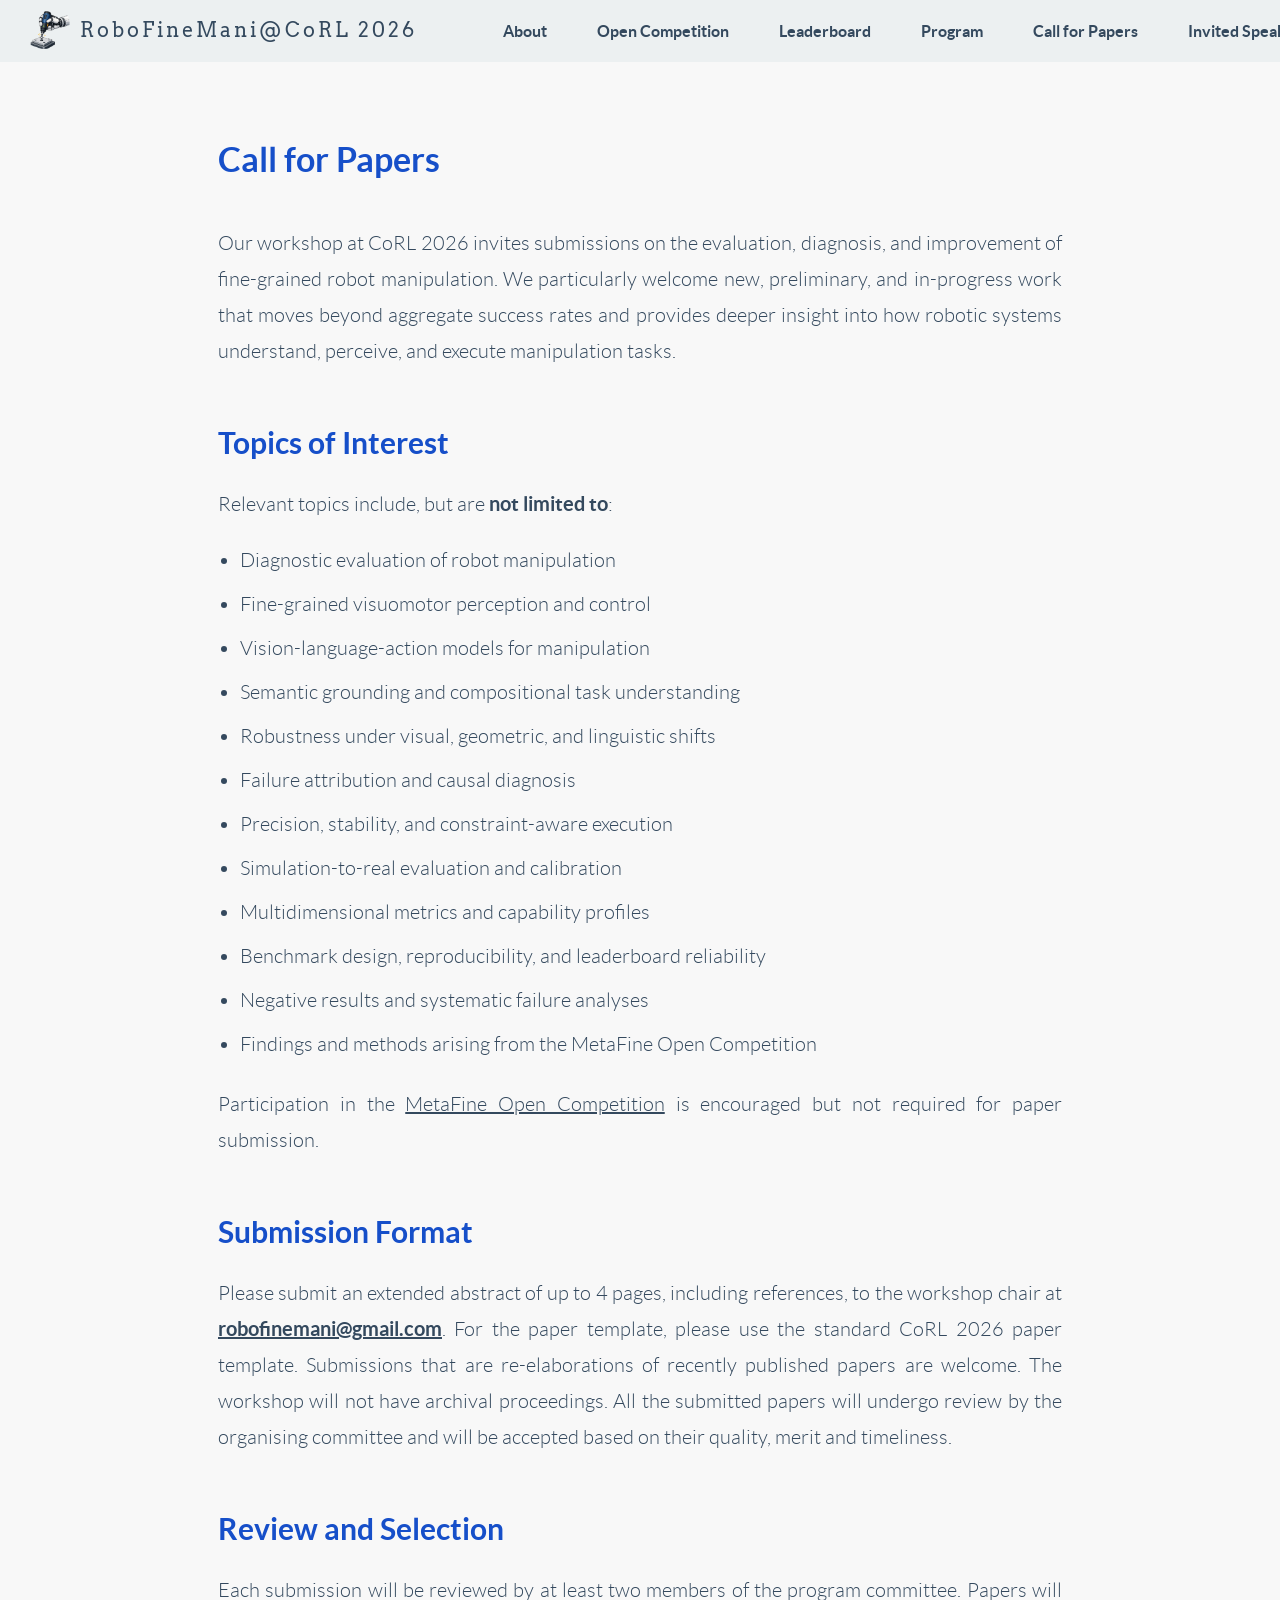
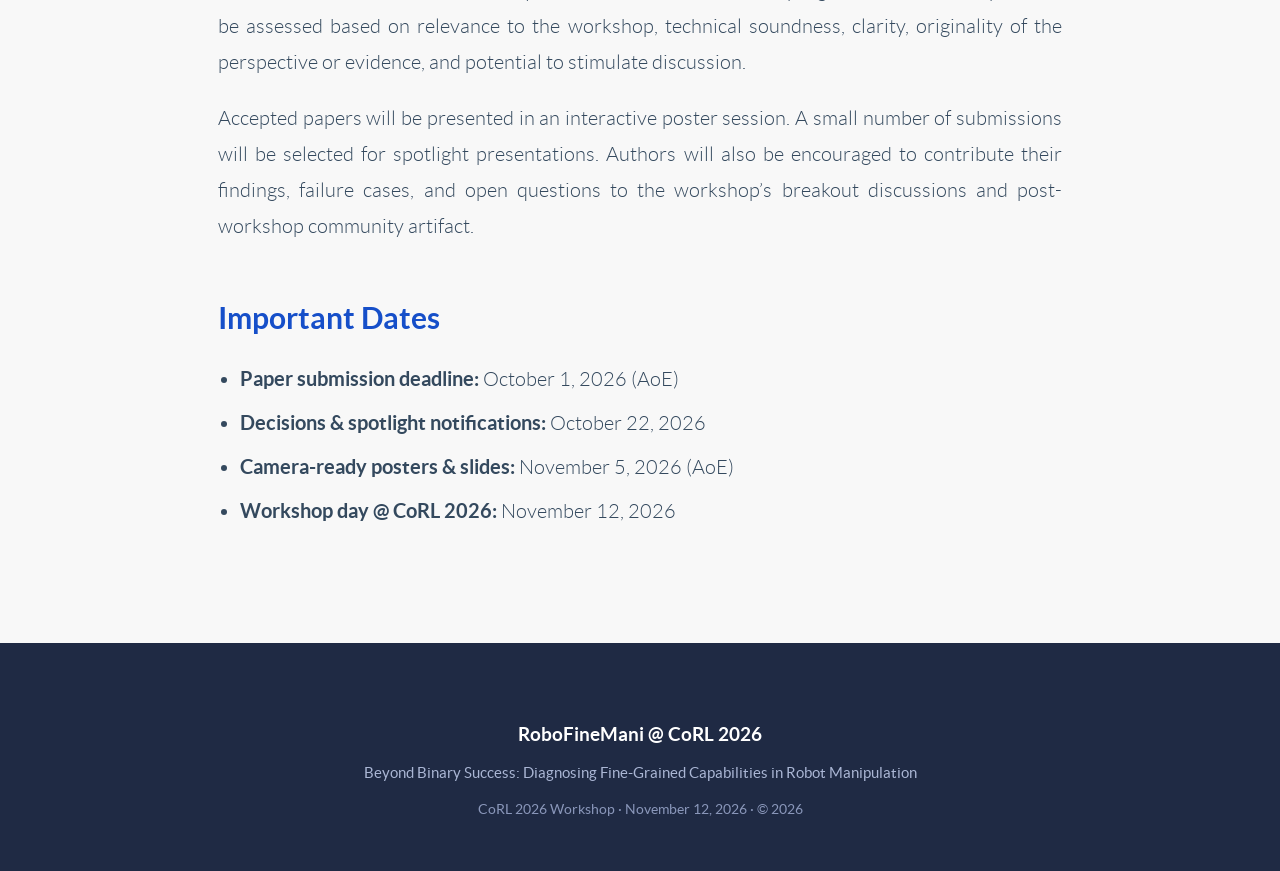
<file: cfp.html>
<!-- FlatFy Theme - Andrea Galanti /-->
<!doctype html>
<html>
<head>
    <meta charset="utf-8">
    <meta name="viewport" content="width=device-width, initial-scale=1.0">
    <meta name="description" content="Call for Papers — RoboFineMani @ CoRL 2026">
    <title>Call for Papers — RoboFineMani @ CoRL 2026</title>
    <link rel="icon" href="photo/logo.png">

    <link href="css/bootstrap.min.css" rel="stylesheet">
    <link href="font-awesome/css/font-awesome.min.css" rel="stylesheet">
    <link href='https://fonts.googleapis.com/css?family=Lato:100,300,400,700,900' rel='stylesheet' type='text/css'>
    <link href='https://fonts.googleapis.com/css?family=Arvo:400,700' rel='stylesheet' type='text/css'>
    <link href="css/general.css" rel="stylesheet">
    <link href="css/custom.css" rel="stylesheet">
    <link href="css/style.css" rel="stylesheet">
    <link href="css/animate.css" rel="stylesheet">
    <link href="css/site.css" rel="stylesheet">
    <script src="js/modernizr-2.8.3.min.js"></script>
</head>

<body id="home">

    <!-- NavBar-->
    <nav class="navbar-default" role="navigation">
        <div class="container" style="width: 1600px;">
            <div class="navbar-header" style="display: flex; align-items: center;">
                <button type="button" class="navbar-toggle" data-toggle="collapse" data-target=".navbar-ex1-collapse">
                    <span class="sr-only">Toggle navigation</span>
                    <span class="icon-bar"></span><span class="icon-bar"></span><span class="icon-bar"></span>
                </button>
                <a class="navbar-brand" style="font-size:20px; display: flex; align-items: center; margin-right: 25px;" href="index.html">
                    <img src="photo/logo.png" style="height: 38px; margin-right: 10px;" alt="RoboFineMani Logo">
                    RoboFineMani@CoRL 2026
                </a>
                <div class="collapse navbar-collapse navbar-ex1-collapse" style="display: flex !important;">
                    <ul class="nav navbar-nav" style="display: flex; flex-direction: row;">
                        <li class="menuItem" style="padding: 0 10px;"><a href="index.html">About</a></li>
                        <li class="menuItem" style="padding: 0 10px;"><a href="competition.html">Open Competition</a></li>
                        <li class="menuItem" style="padding: 0 10px;"><a href="leaderboard.html">Leaderboard</a></li>
                        <li class="menuItem" style="padding: 0 10px;"><a href="program.html">Program</a></li>
                        <li class="menuItem active" style="padding: 0 10px;"><a href="cfp.html">Call for Papers</a></li>
                        <li class="menuItem" style="padding: 0 10px;"><a href="speakers.html">Invited Speakers</a></li>
                        <li class="menuItem" style="padding: 0 10px;"><a href="organizers.html">Organizers</a></li>
                    </ul>
                </div>
            </div>
        </div>
    </nav>

    <!-- Content -->
    <div class="page-section">
        <div class="wrap wow fadeInUp">
    
            <div class="page-head-block">
                <h2 class="page-head">Call for Papers</h2>
            </div>
            <p class="lead-intro">Our workshop at CoRL 2026 invites submissions on the evaluation, diagnosis, and improvement of fine-grained robot manipulation. We particularly welcome new, preliminary, and in-progress work that moves beyond aggregate success rates and provides deeper insight into how robotic systems understand, perceive, and execute manipulation tasks.</p>

            <h3 class="section-heading">Topics of Interest</h3>
            <p>Relevant topics include, but are <b>not limited to</b>:</p>
            <ul>
                <li>Diagnostic evaluation of robot manipulation</li>
                <li>Fine-grained visuomotor perception and control</li>
                <li>Vision-language-action models for manipulation</li>
                <li>Semantic grounding and compositional task understanding</li>
                <li>Robustness under visual, geometric, and linguistic shifts</li>
                <li>Failure attribution and causal diagnosis</li>
                <li>Precision, stability, and constraint-aware execution</li>
                <li>Simulation-to-real evaluation and calibration</li>
                <li>Multidimensional metrics and capability profiles</li>
                <li>Benchmark design, reproducibility, and leaderboard reliability</li>
                <li>Negative results and systematic failure analyses</li>
                <li>Findings and methods arising from the MetaFine Open Competition</li>
            </ul>
            <p>Participation in the <a href="competition.html">MetaFine Open Competition</a> is encouraged but not required for paper submission.</p>

            <h3 class="section-heading">Submission Format</h3>
            <p>Please submit an extended abstract of up to 4 pages, including references, to the workshop chair at <a href="mailto:robofinemani@gmail.com"><b>robofinemani@gmail.com</b></a>. For the paper template, please use the standard CoRL 2026 paper template. Submissions that are re-elaborations of recently published papers are welcome. The workshop will not have archival proceedings. All the submitted papers will undergo review by the organising committee and will be accepted based on their quality, merit and timeliness.</p>

            <h3 class="section-heading">Review and Selection</h3>
            <p>Each submission will be reviewed by at least two members of the program committee. Papers will be assessed based on relevance to the workshop, technical soundness, clarity, originality of the perspective or evidence, and potential to stimulate discussion.</p>
            <p>Accepted papers will be presented in an interactive poster session. A small number of submissions will be selected for spotlight presentations. Authors will also be encouraged to contribute their findings, failure cases, and open questions to the workshop&rsquo;s breakout discussions and post-workshop community artifact.</p>

            <h3 class="section-heading">Important Dates</h3>
            <ul>
                <li><b>Paper submission deadline:</b> October 1, 2026 (AoE)</li>
                <li><b>Decisions &amp; spotlight notifications:</b> October 22, 2026</li>
                <li><b>Camera-ready posters &amp; slides:</b> November 5, 2026 (AoE)</li>
                <li><b>Workshop day @ CoRL 2026:</b> November 12, 2026</li>
            </ul>
        </div>
    </div>

    <footer class="site-footer">
        <div class="footer-title">RoboFineMani @ CoRL 2026</div>
        <div class="footer-sub">Beyond Binary Success: Diagnosing Fine-Grained Capabilities in Robot Manipulation</div>
        <div class="footer-meta">CoRL 2026 Workshop &middot; November 12, 2026 &middot; &copy; 2026</div>
    </footer>

    <script src="js/jquery-1.10.2.js"></script>
    <script src="js/bootstrap.js"></script>
    <script src="js/script.js"></script>
    <script src="js/stickUp.min.js"></script>
    <script type="text/javascript">
        jQuery(function($) { $(document).ready(function() { $('.navbar-default').stickUp(); }); });
    </script>
    <script src="js/wow.min.js"></script>
    <script>new WOW().init();</script>
</body>
</html>
</file>
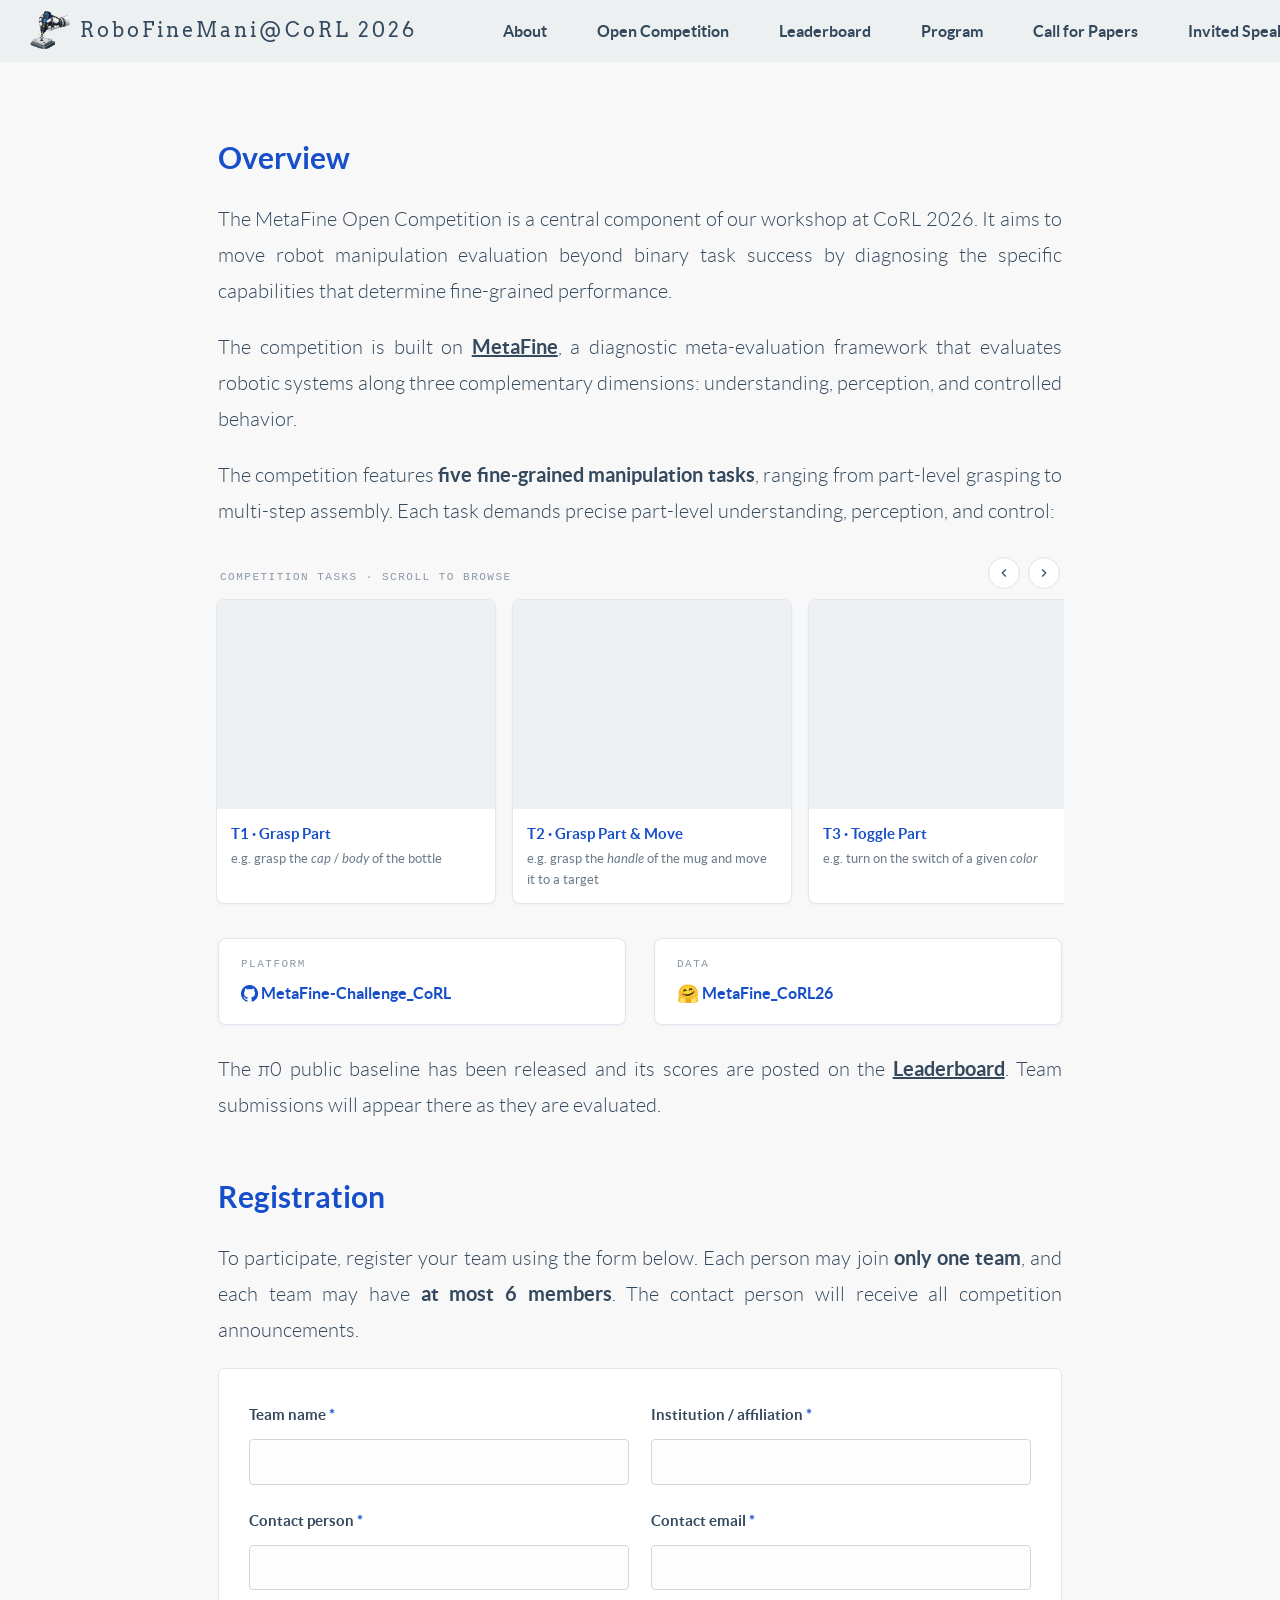
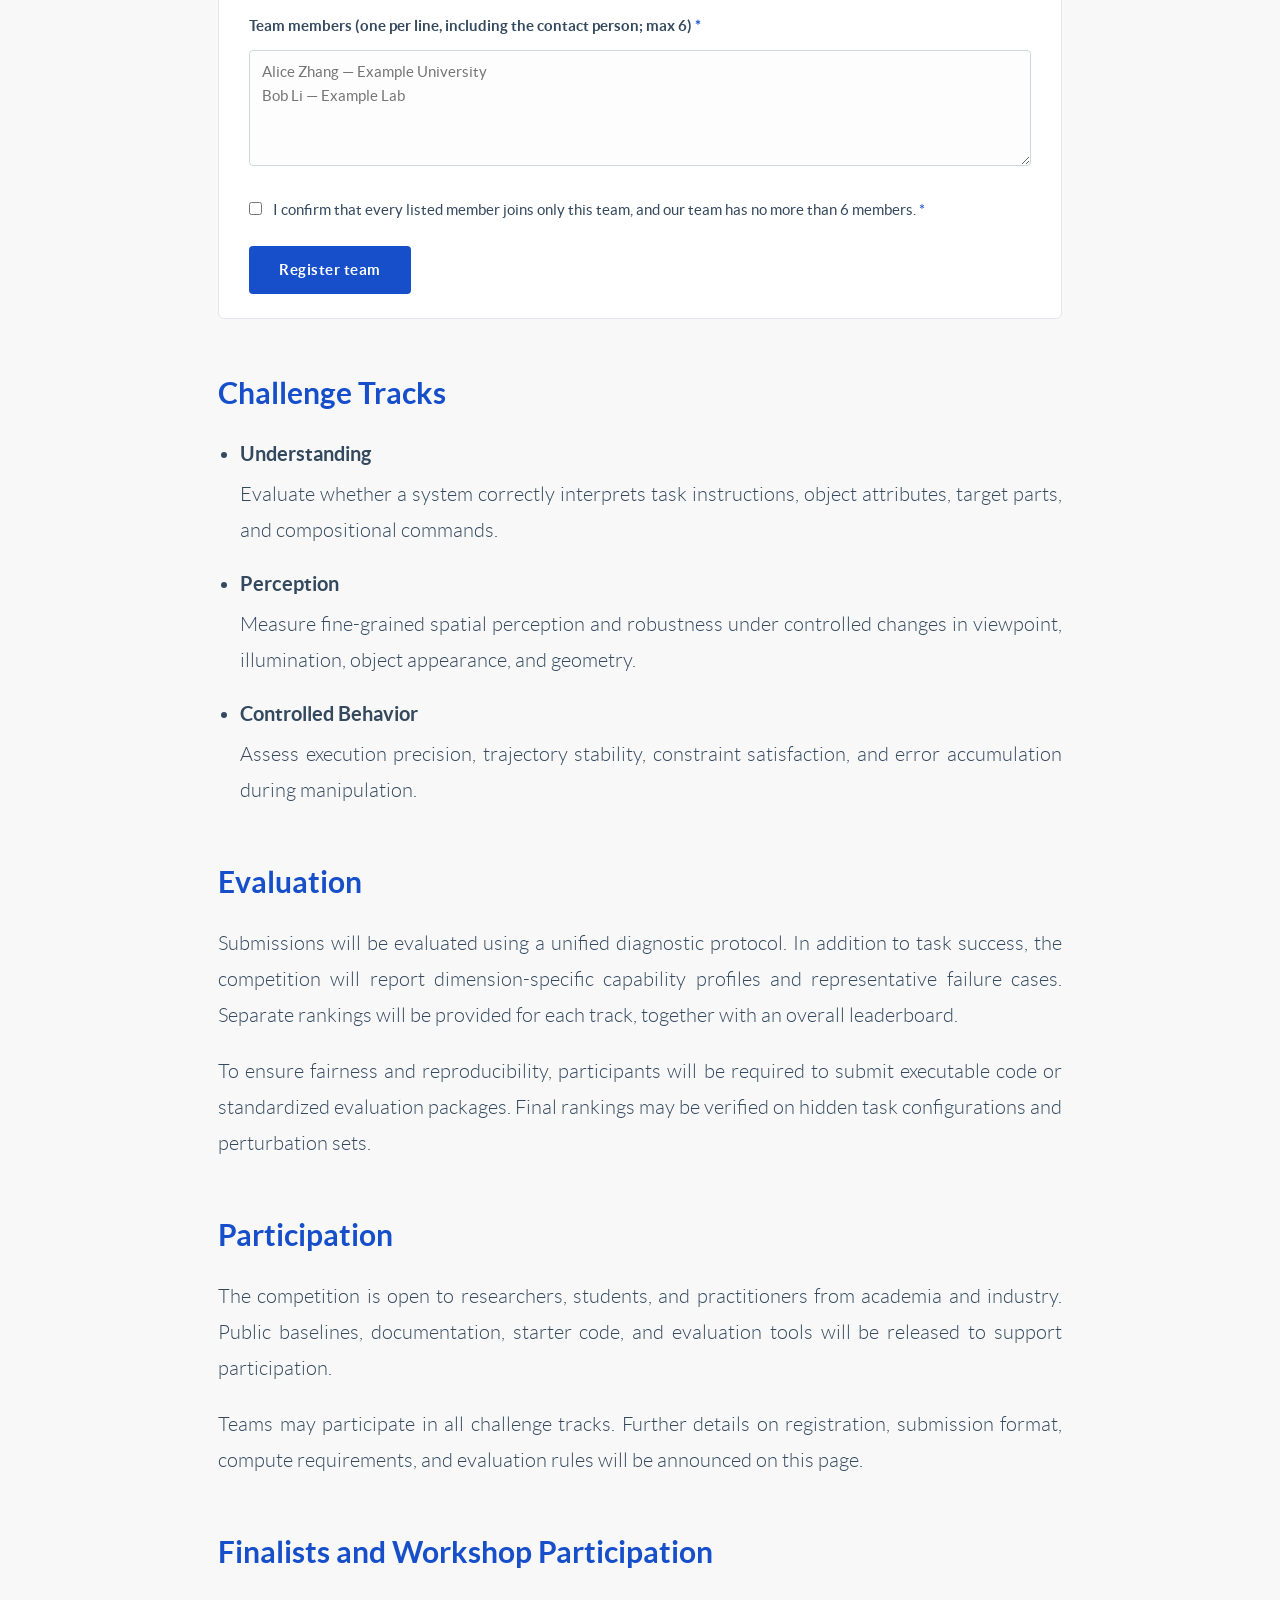
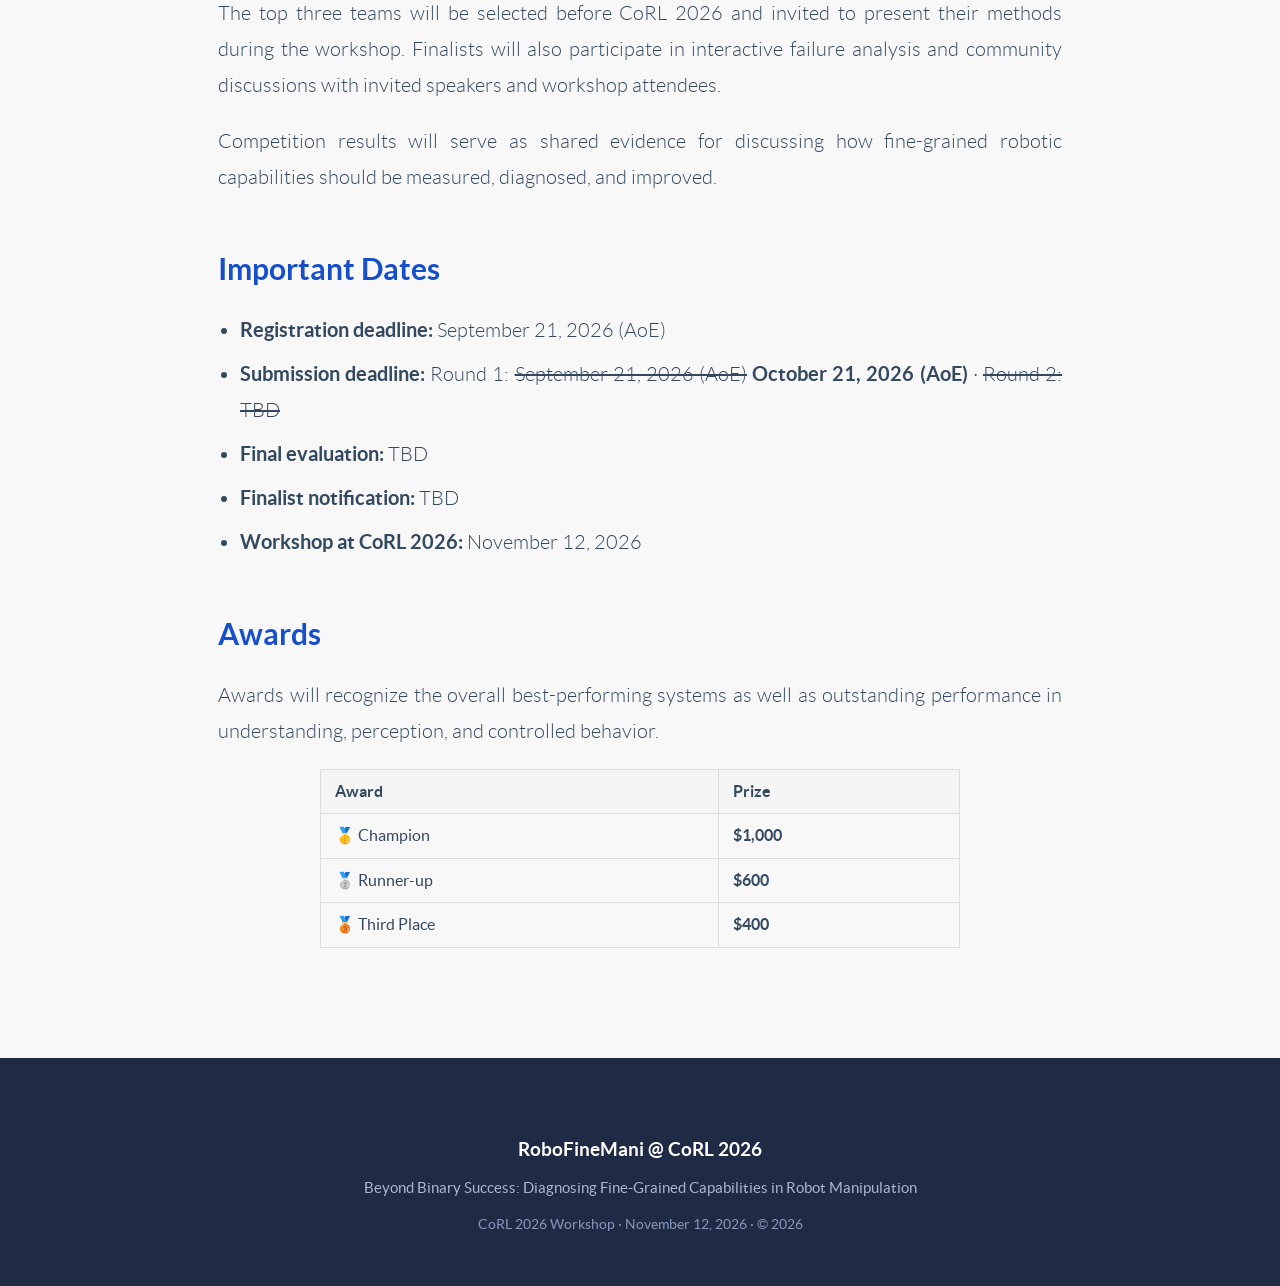
<file: competition.html>
<!-- FlatFy Theme - Andrea Galanti /-->
<!doctype html>
<html>
<head>
    <meta charset="utf-8">
    <meta name="viewport" content="width=device-width, initial-scale=1.0">
    <meta name="description" content="MetaFine Open Competition — RoboFineMani @ CoRL 2026">
    <title>Open Competition — RoboFineMani @ CoRL 2026</title>
    <link rel="icon" href="photo/logo.png">

    <link href="css/bootstrap.min.css" rel="stylesheet">
    <link href="font-awesome/css/font-awesome.min.css" rel="stylesheet">
    <link href='https://fonts.googleapis.com/css?family=Lato:100,300,400,700,900' rel='stylesheet' type='text/css'>
    <link href='https://fonts.googleapis.com/css?family=Arvo:400,700' rel='stylesheet' type='text/css'>
    <link href="css/general.css" rel="stylesheet">
    <link href="css/custom.css" rel="stylesheet">
    <link href="css/style.css" rel="stylesheet">
    <link href="css/animate.css" rel="stylesheet">
    <link href="css/site.css" rel="stylesheet">
    <script src="js/modernizr-2.8.3.min.js"></script>
</head>

<body id="home">

    <!-- NavBar-->
    <nav class="navbar-default" role="navigation">
        <div class="container" style="width: 1600px;">
            <div class="navbar-header" style="display: flex; align-items: center;">
                <button type="button" class="navbar-toggle" data-toggle="collapse" data-target=".navbar-ex1-collapse">
                    <span class="sr-only">Toggle navigation</span>
                    <span class="icon-bar"></span><span class="icon-bar"></span><span class="icon-bar"></span>
                </button>
                <a class="navbar-brand" style="font-size:20px; display: flex; align-items: center; margin-right: 25px;" href="index.html">
                    <img src="photo/logo.png" style="height: 38px; margin-right: 10px;" alt="RoboFineMani Logo">
                    RoboFineMani@CoRL 2026
                </a>
                <div class="collapse navbar-collapse navbar-ex1-collapse" style="display: flex !important;">
                    <ul class="nav navbar-nav" style="display: flex; flex-direction: row;">
                        <li class="menuItem" style="padding: 0 10px;"><a href="index.html">About</a></li>
                        <li class="menuItem active" style="padding: 0 10px;"><a href="competition.html">Open Competition</a></li>
                        <li class="menuItem" style="padding: 0 10px;"><a href="leaderboard.html">Leaderboard</a></li>
                        <li class="menuItem" style="padding: 0 10px;"><a href="program.html">Program</a></li>
                        <li class="menuItem" style="padding: 0 10px;"><a href="cfp.html">Call for Papers</a></li>
                        <li class="menuItem" style="padding: 0 10px;"><a href="speakers.html">Invited Speakers</a></li>
                        <li class="menuItem" style="padding: 0 10px;"><a href="organizers.html">Organizers</a></li>
                    </ul>
                </div>
            </div>
        </div>
    </nav>

    <!-- Content -->
    <div class="page-section">
        <div class="wrap wow fadeInUp">
            
            <h3 class="section-heading">Overview</h3>
            <p>The MetaFine Open Competition is a central component of our workshop at CoRL 2026. It aims to move robot manipulation evaluation beyond binary task success by diagnosing the specific capabilities that determine fine-grained performance.</p>
            <p>The competition is built on <a href="https://metafine.github.io/" target="_blank"><b>MetaFine</b></a>, a diagnostic meta-evaluation framework that evaluates robotic systems along three complementary dimensions: understanding, perception, and controlled behavior.</p>

            <p>The competition features <b>five fine-grained manipulation tasks</b>, ranging from part-level grasping to multi-step assembly. Each task demands precise part-level understanding, perception, and control:</p>

            <div class="task-bar">
                <div class="task-bar-head">
                    <div class="task-bar-label">competition tasks &middot; scroll to browse</div>
                    <div class="task-bar-nav">
                        <button type="button" class="task-nav-btn" data-task-scroll="-1" aria-label="Scroll left">
                            <svg width="14" height="14" viewBox="0 0 24 24" fill="none" stroke="currentColor" stroke-width="2"><path d="M15 18 L9 12 L15 6"></path></svg>
                        </button>
                        <button type="button" class="task-nav-btn" data-task-scroll="1" aria-label="Scroll right">
                            <svg width="14" height="14" viewBox="0 0 24 24" fill="none" stroke="currentColor" stroke-width="2"><path d="M9 6 L15 12 L9 18"></path></svg>
                        </button>
                    </div>
                </div>
                <div id="taskScroller" class="task-scroller">
                    <div class="task-track">
                        <figure class="task-card">
                            <div class="task-video-box">
                                <video src="video/tasks/t1_grasp_part.mp4" autoplay muted loop playsinline preload="metadata"></video>
                            </div>
                            <figcaption>
                                <div class="task-name">T1 &middot; Grasp Part</div>
                                <div class="task-eg">e.g. grasp the <i>cap</i> / <i>body</i> of the bottle</div>
                            </figcaption>
                        </figure>
                        <figure class="task-card">
                            <div class="task-video-box">
                                <video src="video/tasks/t2_grasp_move_mug.mp4" autoplay muted loop playsinline preload="metadata"></video>
                            </div>
                            <figcaption>
                                <div class="task-name">T2 &middot; Grasp Part &amp; Move</div>
                                <div class="task-eg">e.g. grasp the <i>handle</i> of the mug and move it to a target</div>
                            </figcaption>
                        </figure>
                        <figure class="task-card">
                            <div class="task-video-box">
                                <video src="video/tasks/t3_toggle_switch_table.mp4" autoplay muted loop playsinline preload="metadata"></video>
                            </div>
                            <figcaption>
                                <div class="task-name">T3 &middot; Toggle Part</div>
                                <div class="task-eg">e.g. turn on the switch of a given <i>color</i></div>
                            </figcaption>
                        </figure>
                        <figure class="task-card">
                            <div class="task-video-box">
                                <video src="video/tasks/t4_put_blocks_into_boxes.mp4" autoplay muted loop playsinline preload="metadata"></video>
                            </div>
                            <figcaption>
                                <div class="task-name">T4 &middot; Put Blocks into Boxes</div>
                                <div class="task-eg">e.g. place each block into its matching box</div>
                            </figcaption>
                        </figure>
                        <figure class="task-card">
                            <div class="task-video-box">
                                <video src="video/tasks/t5_insert_letter.mp4" autoplay muted loop playsinline preload="metadata"></video>
                            </div>
                            <figcaption>
                                <div class="task-name">T5 &middot; Letter Ensemble</div>
                                <div class="task-eg">e.g. insert the letters <i>C&nbsp;o&nbsp;R&nbsp;L</i> into the board</div>
                            </figcaption>
                        </figure>
                    </div>
                </div>
            </div>

            <div class="res-cards">
                <a class="res-card" href="https://github.com/Hiangx-robotics/MetaFine-Challenge_CoRL" target="_blank" rel="noopener">
                    <span class="res-card-label">Platform</span>
                    <span class="res-card-value"><i class="fa fa-github"></i>&nbsp;MetaFine-Challenge_CoRL</span>
                </a>
                <a class="res-card" href="https://huggingface.co/datasets/hiangx/MetaFine_CoRL26" target="_blank" rel="noopener">
                    <span class="res-card-label">Data</span>
                    <span class="res-card-value"><span class="res-hf">🤗</span>&nbsp;MetaFine_CoRL26</span>
                </a>
            </div>

            <p class="lb-release">The π0 public baseline has been released and its scores are posted on the <a href="leaderboard.html"><b>Leaderboard</b></a>. Team submissions will appear there as they are evaluated.</p>

            <h3 class="section-heading">Registration</h3>
            <p>To participate, register your team using the form below. Each person may join <b>only one team</b>, and each team may have <b>at most 6 members</b>. The contact person will receive all competition announcements.</p>
            <form id="reg-form" class="reg-form" action="https://formspree.io/f/xgawbdqj" method="POST" novalidate>
                <input type="hidden" name="_subject" value="[RoboFineMani] New team registration">
                <input type="text" name="_gotcha" style="display:none" tabindex="-1" autocomplete="off">

                <div class="reg-row">
                    <div class="reg-field">
                        <label for="reg-team">Team name <span class="reg-req">*</span></label>
                        <input type="text" id="reg-team" name="team_name" required maxlength="100">
                    </div>
                    <div class="reg-field">
                        <label for="reg-inst">Institution / affiliation <span class="reg-req">*</span></label>
                        <input type="text" id="reg-inst" name="institution" required maxlength="200">
                    </div>
                </div>
                <div class="reg-row">
                    <div class="reg-field">
                        <label for="reg-contact">Contact person <span class="reg-req">*</span></label>
                        <input type="text" id="reg-contact" name="contact_person" required maxlength="100">
                    </div>
                    <div class="reg-field">
                        <label for="reg-email">Contact email <span class="reg-req">*</span></label>
                        <input type="email" id="reg-email" name="email" required maxlength="200">
                    </div>
                </div>
                <div class="reg-field">
                    <label for="reg-members">Team members (one per line, including the contact person; max 6) <span class="reg-req">*</span></label>
                    <textarea id="reg-members" name="team_members" rows="4" required placeholder="Alice Zhang — Example University&#10;Bob Li — Example Lab"></textarea>
                </div>
                <div class="reg-field reg-check">
                    <label>
                        <input type="checkbox" name="agree_rules" value="yes" required>
                        I confirm that every listed member joins only this team, and our team has no more than 6 members. <span class="reg-req">*</span>
                    </label>
                </div>
                <button type="submit" class="reg-submit" id="reg-submit">Register team</button>
                <p class="reg-status" id="reg-status" role="status" aria-live="polite"></p>
            </form>

            <h3 class="section-heading">Challenge Tracks</h3>
            <ul class="def-list">
                <li><b>Understanding</b><br>Evaluate whether a system correctly interprets task instructions, object attributes, target parts, and compositional commands.</li>
                <li><b>Perception</b><br>Measure fine-grained spatial perception and robustness under controlled changes in viewpoint, illumination, object appearance, and geometry.</li>
                <li><b>Controlled Behavior</b><br>Assess execution precision, trajectory stability, constraint satisfaction, and error accumulation during manipulation.</li>
            </ul>

            <h3 class="section-heading">Evaluation</h3>
            <p>Submissions will be evaluated using a unified diagnostic protocol. In addition to task success, the competition will report dimension-specific capability profiles and representative failure cases. Separate rankings will be provided for each track, together with an overall leaderboard.</p>
            <p>To ensure fairness and reproducibility, participants will be required to submit executable code or standardized evaluation packages. Final rankings may be verified on hidden task configurations and perturbation sets.</p>

            <h3 class="section-heading">Participation</h3>
            <p>The competition is open to researchers, students, and practitioners from academia and industry. Public baselines, documentation, starter code, and evaluation tools will be released to support participation.</p>
            <p>Teams may participate in all challenge tracks. Further details on registration, submission format, compute requirements, and evaluation rules will be announced on this page.</p>

            <h3 class="section-heading">Finalists and Workshop Participation</h3>
            <p>The top three teams will be selected before CoRL 2026 and invited to present their methods during the workshop. Finalists will also participate in interactive failure analysis and community discussions with invited speakers and workshop attendees.</p>
            <p>Competition results will serve as shared evidence for discussing how fine-grained robotic capabilities should be measured, diagnosed, and improved.</p>

            <h3 class="section-heading">Important Dates</h3>
            <ul>
                <li><b>Registration deadline:</b> September 21, 2026 (AoE)</li>
                <li><b>Submission deadline:</b> Round 1: <del>September 21, 2026 (AoE)</del> <b>October 21, 2026 (AoE)</b> &middot; <del>Round 2: TBD</del></li>
                <li><b>Final evaluation:</b> TBD</li>
                <li><b>Finalist notification:</b> TBD</li>
                <li><b>Workshop at CoRL 2026:</b> November 12, 2026</li>
            </ul>

            <h3 class="section-heading">Awards</h3>
            <p>Awards will recognize the overall best-performing systems as well as outstanding performance in understanding, perception, and controlled behavior.</p>
            <table style="width:100%; max-width:640px; border-collapse:collapse; margin:10px auto 20px;">
                <thead>
                    <tr style="background:#f5f5f5;">
                        <th style="border:1px solid #ddd; padding:8px 14px; text-align:left;">Award</th>
                        <th style="border:1px solid #ddd; padding:8px 14px; text-align:left;">Prize</th>
                    </tr>
                </thead>
                <tbody>
                    <tr>
                        <td style="border:1px solid #ddd; padding:8px 14px;">🥇 Champion</td>
                        <td style="border:1px solid #ddd; padding:8px 14px;"><b>$1,000</b></td>
                    </tr>
                    <tr>
                        <td style="border:1px solid #ddd; padding:8px 14px;">🥈 Runner-up</td>
                        <td style="border:1px solid #ddd; padding:8px 14px;"><b>$600</b></td>
                    </tr>
                    <tr>
                        <td style="border:1px solid #ddd; padding:8px 14px;">🥉 Third Place</td>
                        <td style="border:1px solid #ddd; padding:8px 14px;"><b>$400</b></td>
                    </tr>
                </tbody>
            </table>
        </div>
    </div>

    <footer class="site-footer">
        <div class="footer-title">RoboFineMani @ CoRL 2026</div>
        <div class="footer-sub">Beyond Binary Success: Diagnosing Fine-Grained Capabilities in Robot Manipulation</div>
        <div class="footer-meta">CoRL 2026 Workshop &middot; November 12, 2026 &middot; &copy; 2026</div>
    </footer>

    <script src="js/jquery-1.10.2.js"></script>
    <script src="js/bootstrap.js"></script>
    <script src="js/script.js"></script>
    <script src="js/stickUp.min.js"></script>
    <script type="text/javascript">
        jQuery(function($) { $(document).ready(function() { $('.navbar-default').stickUp(); }); });
    </script>
    <script src="js/wow.min.js"></script>
    <script>new WOW().init();</script>
    <script>
    (function () {
        var scroller = document.getElementById('taskScroller');
        document.querySelectorAll('[data-task-scroll]').forEach(function (btn) {
            btn.addEventListener('click', function () {
                var card = scroller.querySelector('.task-card');
                var step = (card ? card.offsetWidth + 16 : 300) * parseInt(btn.getAttribute('data-task-scroll'), 10);
                scroller.scrollBy({ left: step, behavior: 'smooth' });
            });
        });
    })();
    </script>
    <script>
    (function () {
        var form = document.getElementById('reg-form');
        var status = document.getElementById('reg-status');
        var btn = document.getElementById('reg-submit');
        form.addEventListener('submit', function (e) {
            e.preventDefault();
            status.className = 'reg-status';
            if (!form.checkValidity()) {
                status.classList.add('reg-error');
                status.textContent = 'Please fill in all required fields (and tick the rules checkbox).';
                return;
            }
            var members = document.getElementById('reg-members').value
                .split('\n').filter(function (l) { return l.trim() !== ''; });
            if (members.length > 6) {
                status.classList.add('reg-error');
                status.textContent = 'A team may have at most 6 members — you listed ' + members.length + '.';
                return;
            }
            btn.disabled = true;
            btn.textContent = 'Submitting…';
            fetch(form.action, {
                method: 'POST',
                body: new FormData(form),
                headers: { 'Accept': 'application/json' }
            }).then(function (resp) {
                if (resp.ok) {
                    form.reset();
                    status.classList.add('reg-ok');
                    status.textContent = 'Registration received — thank you! The contact person will receive competition announcements by email.';
                    btn.textContent = 'Registered';
                } else {
                    return resp.json().then(function (data) {
                        throw new Error((data.errors || []).map(function (er) { return er.message; }).join(', ') || 'Submission failed.');
                    });
                }
            }).catch(function (err) {
                status.classList.add('reg-error');
                status.textContent = 'Submission failed: ' + err.message + ' Please try again or email the organizers.';
                btn.disabled = false;
                btn.textContent = 'Register team';
            });
        });
    })();
    </script>
</body>
</html>
</file>
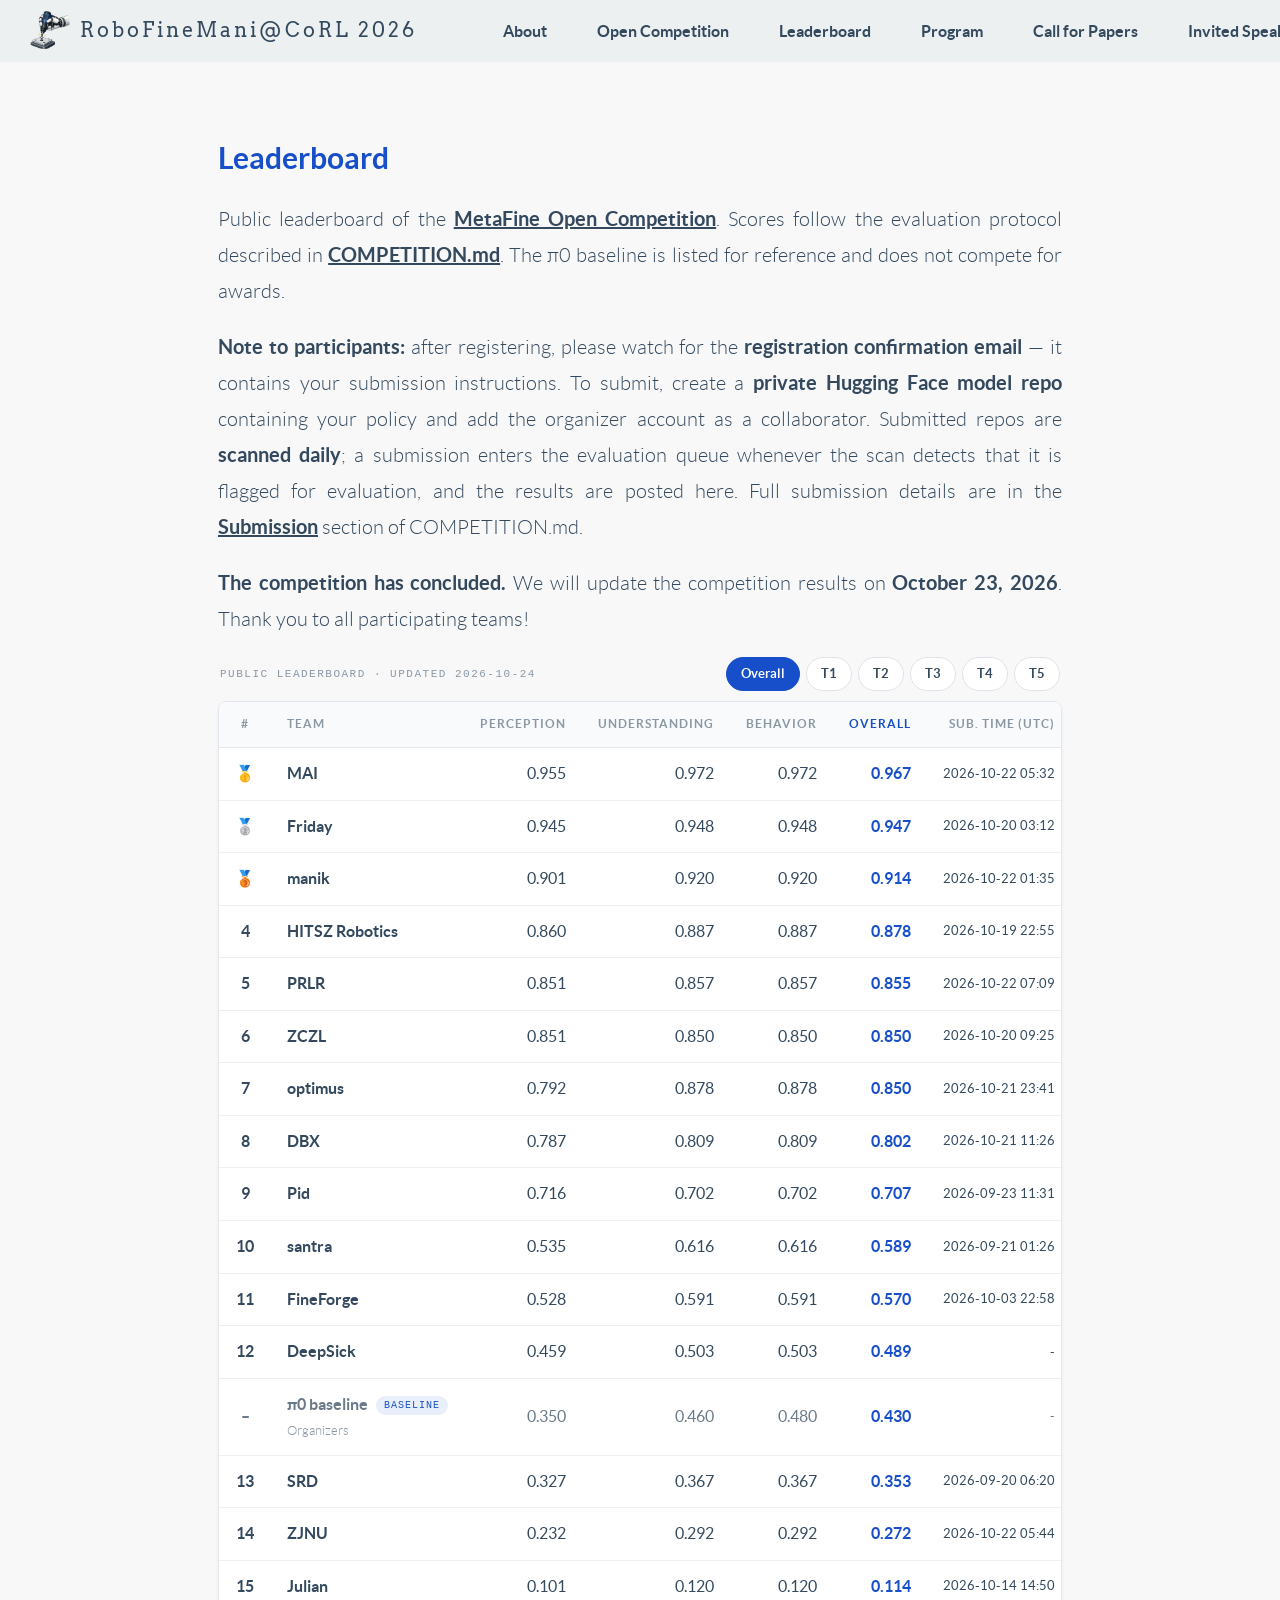
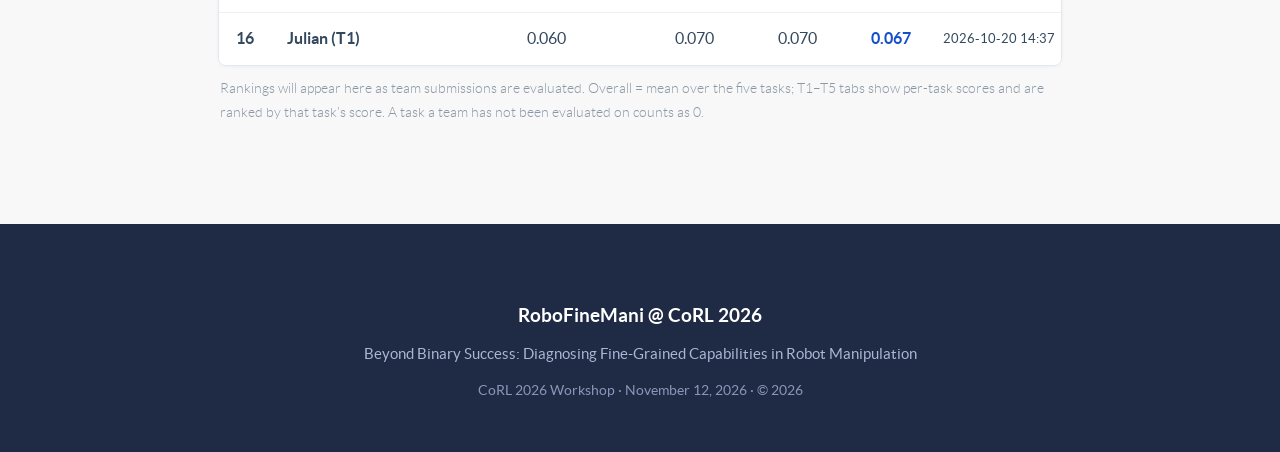
<file: leaderboard.html>
<!-- FlatFy Theme - Andrea Galanti /-->
<!doctype html>
<html>
<head>
    <meta charset="utf-8">
    <meta name="viewport" content="width=device-width, initial-scale=1.0">
    <meta name="description" content="MetaFine Open Competition Leaderboard — RoboFineMani @ CoRL 2026">
    <title>Leaderboard — RoboFineMani @ CoRL 2026</title>
    <link rel="icon" href="photo/logo.png">

    <link href="css/bootstrap.min.css" rel="stylesheet">
    <link href="font-awesome/css/font-awesome.min.css" rel="stylesheet">
    <link href='https://fonts.googleapis.com/css?family=Lato:100,300,400,700,900' rel='stylesheet' type='text/css'>
    <link href='https://fonts.googleapis.com/css?family=Arvo:400,700' rel='stylesheet' type='text/css'>
    <link href="css/general.css" rel="stylesheet">
    <link href="css/custom.css" rel="stylesheet">
    <link href="css/style.css" rel="stylesheet">
    <link href="css/animate.css" rel="stylesheet">
    <link href="css/site.css" rel="stylesheet">
    <script src="js/modernizr-2.8.3.min.js"></script>
</head>

<body id="home">

    <!-- NavBar-->
    <nav class="navbar-default" role="navigation">
        <div class="container" style="width: 1600px;">
            <div class="navbar-header" style="display: flex; align-items: center;">
                <button type="button" class="navbar-toggle" data-toggle="collapse" data-target=".navbar-ex1-collapse">
                    <span class="sr-only">Toggle navigation</span>
                    <span class="icon-bar"></span><span class="icon-bar"></span><span class="icon-bar"></span>
                </button>
                <a class="navbar-brand" style="font-size:20px; display: flex; align-items: center; margin-right: 25px;" href="index.html">
                    <img src="photo/logo.png" style="height: 38px; margin-right: 10px;" alt="RoboFineMani Logo">
                    RoboFineMani@CoRL 2026
                </a>
                <div class="collapse navbar-collapse navbar-ex1-collapse" style="display: flex !important;">
                    <ul class="nav navbar-nav" style="display: flex; flex-direction: row;">
                        <li class="menuItem" style="padding: 0 10px;"><a href="index.html">About</a></li>
                        <li class="menuItem" style="padding: 0 10px;"><a href="competition.html">Open Competition</a></li>
                        <li class="menuItem active" style="padding: 0 10px;"><a href="leaderboard.html">Leaderboard</a></li>
                        <li class="menuItem" style="padding: 0 10px;"><a href="program.html">Program</a></li>
                        <li class="menuItem" style="padding: 0 10px;"><a href="cfp.html">Call for Papers</a></li>
                        <li class="menuItem" style="padding: 0 10px;"><a href="speakers.html">Invited Speakers</a></li>
                        <li class="menuItem" style="padding: 0 10px;"><a href="organizers.html">Organizers</a></li>
                    </ul>
                </div>
            </div>
        </div>
    </nav>

    <!-- Content -->
    <div class="page-section">
        <div class="wrap wow fadeInUp">

            <h3 class="section-heading">Leaderboard</h3>
            <p>Public leaderboard of the <a href="competition.html"><b>MetaFine Open Competition</b></a>. Scores follow the evaluation protocol described in <a href="https://github.com/Hiangx-robotics/MetaFine-Challenge_CoRL/blob/main/COMPETITION.md" target="_blank" rel="noopener"><b>COMPETITION.md</b></a>. The π0 baseline is listed for reference and does not compete for awards.</p>
            <p><b>Note to participants:</b> after registering, please watch for the <b>registration confirmation email</b> — it contains your submission instructions. To submit, create a <b>private Hugging Face model repo</b> containing your policy and add the organizer account as a collaborator. Submitted repos are <b>scanned daily</b>; a submission enters the evaluation queue whenever the scan detects that it is flagged for evaluation, and the results are posted here. Full submission details are in the <a href="https://github.com/Hiangx-robotics/MetaFine-Challenge_CoRL/blob/main/COMPETITION.md#submission" target="_blank" rel="noopener"><b>Submission</b></a> section of COMPETITION.md.</p>

            <p><b>The competition has concluded.</b> We will update the competition results on <b>October 23, 2026</b>. Thank you to all participating teams!</p>

            <div class="lb">
                <div class="lb-head">
                    <div class="lb-label">public leaderboard &middot; updated <span id="lbUpdated"></span></div>
                    <div class="lb-tabs" role="tablist">
                        <button type="button" class="lb-tab active" data-lb-view="overall">Overall</button>
                        <button type="button" class="lb-tab" data-lb-view="T1">T1</button>
                        <button type="button" class="lb-tab" data-lb-view="T2">T2</button>
                        <button type="button" class="lb-tab" data-lb-view="T3">T3</button>
                        <button type="button" class="lb-tab" data-lb-view="T4">T4</button>
                        <button type="button" class="lb-tab" data-lb-view="T5">T5</button>
                    </div>
                </div>
                <div class="lb-scroll">
                    <table class="lb-table" id="lbTable">
                        <thead></thead>
                        <tbody></tbody>
                    </table>
                </div>
                <div class="lb-foot">Rankings will appear here as team submissions are evaluated. Overall = mean over the five tasks; T1–T5 tabs show per-task scores and are ranked by that task’s score. A task a team has not been evaluated on counts as 0.</div>
            </div>

        </div>
    </div>

    <footer class="site-footer">
        <div class="footer-title">RoboFineMani @ CoRL 2026</div>
        <div class="footer-sub">Beyond Binary Success: Diagnosing Fine-Grained Capabilities in Robot Manipulation</div>
        <div class="footer-meta">CoRL 2026 Workshop &middot; November 12, 2026 &middot; &copy; 2026</div>
    </footer>

    <script src="js/jquery-1.10.2.js"></script>
    <script src="js/bootstrap.js"></script>
    <script src="js/script.js"></script>
    <script src="js/stickUp.min.js"></script>
    <script type="text/javascript">
        jQuery(function($) { $(document).ready(function() { $('.navbar-default').stickUp(); }); });
    </script>
    <script src="js/wow.min.js"></script>
    <script>new WOW().init();</script>
    <script>
    (function () {
        // ---- Leaderboard data: add one object per evaluated submission ----
        // Per-task scores are in [0, 1], preserving submitted precision. Display uses 3 decimals; aggregates are computed below.
        // Every new or updated submission must include submittedAt (ISO 8601, UTC); legacy entries without it display '-'.
        var LB_UPDATED = '2026-10-24';
        var LB_TASKS = ['T1', 'T2', 'T3', 'T4', 'T5'];
        var LEADERBOARD = [
            {
                team: '\u03c00 baseline', affiliation: 'Organizers', baseline: true,
                perception:    { T1: 0.296, T2: 0.892, T3: 0.346, T4: 0.192, T5: 0.025 },
                understanding: { T1: 0.35,  T2: 0.95,  T3: 0.60,  T4: 0.35,  T5: 0.05  },
                behavior:      { T1: 0.35,  T2: 0.95,  T3: 0.60,  T4: 0.45,  T5: 0.05  }
            },
            {
                // Updated 2026-09-15 (latest submission, T1-T5).
                team: 'DeepSick',
                perception:    { T1: 0.2812, T2: 0.8694, T3: 0.4062, T4: 0.7338, T5: 0.0063 },
                understanding: { T1: 0.3750, T2: 0.9167, T3: 0.4250, T4: 0.8000, T5: 0.0000 },
                behavior:      { T1: 0.3750, T2: 0.9167, T3: 0.4250, T4: 0.8000, T5: 0.0000 }
            },
            {
                // Updated 2026-10-21: T1/T3/T5 from cf5b770c0608 (2026-10-19 22:55 UTC). Overall: 0.8779.
                // T2/T4: 25cb20a04623 (2026-09-22 08:20:43 UTC).
                // Complete organizer-provided result; latest submission time supplied to minute precision.
                team: 'HITSZ Robotics',
                submittedAt: '2026-10-19T22:55:00Z',
                perception:    { T1: 0.7875, T2: 1.0000, T3: 0.9250, T4: 0.9954, T5: 0.5938 },
                understanding: { T1: 0.8000, T2: 1.0000, T3: 0.9250, T4: 0.9833, T5: 0.7250 },
                behavior:      { T1: 0.8000, T2: 1.0000, T3: 0.9250, T4: 0.9833, T5: 0.7250 }
            },
            {
                // Updated 2026-10-24: T5: 9f77f165cca4 (2026-10-22 05:32:00 UTC). Overall: 0.9666.
                // T1: 5b82caf79a4d; T2: 4e572aadccd9; T3: 3c8c0ac9e66f; T4: ac9f6a30eb31.
                team: 'MAI',
                submittedAt: '2026-10-22T05:32:00Z',
                perception:    { T1: 0.8625, T2: 0.9889, T3: 0.9854, T4: 0.9931, T5: 0.9437 },
                understanding: { T1: 0.9000, T2: 1.0000, T3: 1.0000, T4: 1.0000, T5: 0.9625 },
                behavior:      { T1: 0.9000, T2: 1.0000, T3: 1.0000, T4: 1.0000, T5: 0.9625 }
            },
            {
                // Updated 2026-10-21: T1/T5 from 654b4b0dce1d (2026-10-20 03:12 UTC). Overall: 0.9471.
                // T2: aac8fce7fa28 (2026-10-13 08:17:46 UTC); T3: f58e7d1ca4e5 (2026-10-17 06:55:24 UTC); T4: a14a74305cb5 (2026-10-12 03:20:21 UTC).
                // Complete organizer-provided result; latest submission time supplied to minute precision.
                team: 'Friday',
                submittedAt: '2026-10-20T03:12:00Z',
                perception:    { T1: 0.8646, T2: 0.9833, T3: 1.0000, T4: 0.9954, T5: 0.8802 },
                understanding: { T1: 0.9000, T2: 0.9833, T3: 1.0000, T4: 0.9833, T5: 0.8750 },
                behavior:      { T1: 0.9000, T2: 0.9833, T3: 1.0000, T4: 0.9833, T5: 0.8750 }
            },
            {
                // Updated 2026-09-27 (ustc9, T1-T5).
                team: 'Pid',
                submittedAt: '2026-09-23T11:31:00Z',
                perception:    { T1: 0.4604, T2: 0.9944, T3: 0.8979, T4: 1.0000, T5: 0.2292 },
                understanding: { T1: 0.4000, T2: 1.0000, T3: 0.9000, T4: 0.9833, T5: 0.2250 },
                behavior:      { T1: 0.4000, T2: 1.0000, T3: 0.9000, T4: 0.9833, T5: 0.2250 }
            },
            {
                // Updated 2026-09-25 (sra-vjti/santra-metafine, 7bdfb6f6fd84, T1-T5).
                team: 'santra',
                submittedAt: '2026-09-21T01:26:00Z',
                perception:    { T1: 0.2771, T2: 0.8833, T3: 0.4938, T4: 0.7130, T5: 0.3073 },
                understanding: { T1: 0.4250, T2: 0.9500, T3: 0.4000, T4: 0.7667, T5: 0.5375 },
                behavior:      { T1: 0.4250, T2: 0.9500, T3: 0.4000, T4: 0.7667, T5: 0.5375 }
            },
            {
                // Updated 2026-10-24: T2: 00fa16c2677a (2026-10-22 07:09:24 UTC). Overall: 0.8555.
                // T1: 247616445f2f; T3: 18008d50e342; T4: 12feee6ed3b2; T5: 268111c8359c.
                team: 'PRLR',
                submittedAt: '2026-10-22T07:09:24Z',
                perception:    { T1: 0.6896, T2: 0.9847, T3: 0.9896, T4: 0.9815, T5: 0.6115 },
                understanding: { T1: 0.6250, T2: 1.0000, T3: 1.0000, T4: 1.0000, T5: 0.6625 },
                behavior:      { T1: 0.6250, T2: 1.0000, T3: 1.0000, T4: 1.0000, T5: 0.6625 }
            },
            {
                // Updated 2026-10-21: T2/T3 scores supplied by the organizer; T1/T4/T5 retained. Overall: 0.8504.
                // Submitted 2026-10-20 17:25 China Standard Time (UTC+8), following this team's previous submission-time convention.
                team: 'ZCZL',
                submittedAt: '2026-10-20T09:25:00Z',
                perception:    { T1: 0.7625, T2: 0.983, T3: 0.973, T4: 0.9560, T5: 0.5812 },
                understanding: { T1: 0.7250, T2: 1.0000, T3: 1.0000, T4: 0.9500, T5: 0.5750 },
                behavior:      { T1: 0.7250, T2: 1.0000, T3: 1.0000, T4: 0.9500, T5: 0.5750 }
            },
            {
                // Updated 2026-09-24 (robofinemani-srd-lab, e60c7f3f1efc, T1-T5).
                team: 'SRD',
                submittedAt: '2026-09-20T06:20:00Z',
                perception:    { T1: 0.2646, T2: 0.8250, T3: 0.4250, T4: 0.1181, T5: 0.0021 },
                understanding: { T1: 0.2500, T2: 0.8833, T3: 0.5000, T4: 0.2000, T5: 0.0000 },
                behavior:      { T1: 0.2500, T2: 0.8833, T3: 0.5000, T4: 0.2000, T5: 0.0000 }
            },
            {
                // Updated 2026-10-24: T1/T5: bdd5e03bbbd9 (2026-10-22 01:35:07 UTC). Overall: 0.9137.
                // T2/T3/T4 retained from 899871061f0a (2026-10-15 17:32:11 UTC).
                team: 'manik',
                submittedAt: '2026-10-22T01:35:07Z',
                perception:    { T1: 0.7354, T2: 0.9667, T3: 0.9875, T4: 1.0000, T5: 0.8156 },
                understanding: { T1: 0.7750, T2: 1.0000, T3: 1.0000, T4: 1.0000, T5: 0.8250 },
                behavior:      { T1: 0.7750, T2: 1.0000, T3: 1.0000, T4: 1.0000, T5: 0.8250 }
            },
            {
                // Updated 2026-10-24: Final revision: f28ecebdf6bb (2026-10-22 05:44:35 UTC); scores unchanged. Overall: 0.2716.
                // T4: 377ede9157ac (2026-10-20 18:28:21 UTC); T1/T2/T3/T5: 5fd874cb3889.
                team: 'ZJNU',
                submittedAt: '2026-10-22T05:44:35Z',
                perception:    { T1: 0.1771, T2: 0.7514, T3: 0.2292, T4: 0.0000, T5: 0.0000 },
                understanding: { T1: 0.2000, T2: 0.8333, T3: 0.4250, T4: 0.0000, T5: 0.0000 },
                behavior:      { T1: 0.2000, T2: 0.8333, T3: 0.4250, T4: 0.0000, T5: 0.0000 }
            },
            {
                // Updated 2026-10-07: T5 from 9f6c82f31ad1; T1-T4 retained from 6017e0019bd7. Overall: 0.5700.
                team: 'FineForge',
                submittedAt: '2026-10-03T22:58:00Z',
                perception:    { T1: 0.2646, T2: 0.8917, T3: 0.4167, T4: 0.8565, T5: 0.2115 },
                understanding: { T1: 0.3000, T2: 0.8500, T3: 0.6000, T4: 0.7667, T5: 0.4375 },
                behavior:      { T1: 0.3000, T2: 0.8500, T3: 0.6000, T4: 0.7667, T5: 0.4375 }
            },
            {
                // Updated 2026-10-24: T5: 7043afcc5002 (2026-10-21 23:41:26 UTC). Overall: 0.8496.
                // T1: 5d74d31be383; T2: a55e90efd838; T3: 42b94032828e; T4: 2e9b1b28ba4f.
                team: 'optimus',
                submittedAt: '2026-10-21T23:41:26Z',
                perception:    { T1: 0.5521, T2: 0.9514, T3: 0.9083, T4: 0.9375, T5: 0.6115 },
                understanding: { T1: 0.7250, T2: 0.9833, T3: 0.9250, T4: 0.9333, T5: 0.8250 },
                behavior:      { T1: 0.7250, T2: 0.9833, T3: 0.9250, T4: 0.9333, T5: 0.8250 }
            },
            {
                // Updated 2026-10-16: T5-only submission (Julian-MetaFine/MetaFine-T5-RLT), a112d0b2a210. Overall: 0.1136.
                // T1-T4 have not been submitted and count as 0.
                team: 'Julian',
                submittedAt: '2026-10-14T14:50:00Z',
                perception:    { T1: 0.0000, T2: 0.0000, T3: 0.0000, T4: 0.0000, T5: 0.5042 },
                understanding: { T1: 0.0000, T2: 0.0000, T3: 0.0000, T4: 0.0000, T5: 0.6000 },
                behavior:      { T1: 0.0000, T2: 0.0000, T3: 0.0000, T4: 0.0000, T5: 0.6000 }
            },
            {
                // Updated 2026-10-24: DBX2-MetaFine/DBX-MetaFine-CoRL2026, dc6531e3bcae. Overall: 0.8018; included in ranking.
                // T4 retained from the first round (unchanged since 2026-09-13).
                team: 'DBX',
                submittedAt: '2026-10-21T11:26:32Z',
                perception:    { T1: 0.5021, T2: 0.9944, T3: 0.8583, T4: 0.9931, T5: 0.5875 },
                understanding: { T1: 0.6000, T2: 0.9833, T3: 0.8750, T4: 1.0000, T5: 0.5875 },
                behavior:      { T1: 0.6000, T2: 0.9833, T3: 0.8750, T4: 1.0000, T5: 0.5875 }
            },
            {
                // Updated 2026-10-24: Julian-MetaFine/MetaFine-T1-BC, f83593919b07. Overall: 0.0668; included in ranking.
                // Separate T1 repository; T2-T5 not submitted and count as 0.
                team: 'Julian (T1)',
                submittedAt: '2026-10-20T14:37:02Z',
                perception:    { T1: 0.3021, T2: 0.0000, T3: 0.0000, T4: 0.0000, T5: 0.0000 },
                understanding: { T1: 0.3500, T2: 0.0000, T3: 0.0000, T4: 0.0000, T5: 0.0000 },
                behavior:      { T1: 0.3500, T2: 0.0000, T3: 0.0000, T4: 0.0000, T5: 0.0000 }
            }
        ];
        // -------------------------------------------------------------------

        var DIMS = ['perception', 'understanding', 'behavior'];
        function mean(arr) { return arr.reduce(function (a, b) { return a + b; }, 0) / arr.length; }
        function fmt(x) { return x.toFixed(3); }
        function esc(t) { return String(t).replace(/[&<>"]/g, function (c) { return { '&': '&amp;', '<': '&lt;', '>': '&gt;', '"': '&quot;' }[c]; }); }

        var rows = LEADERBOARD.map(function (e) {
            var dim = {};
            DIMS.forEach(function (d) { dim[d] = mean(LB_TASKS.map(function (t) { return e[d][t]; })); });
            var perTask = {};
            LB_TASKS.forEach(function (t) { perTask[t] = mean(DIMS.map(function (d) { return e[d][t]; })); });
            return { e: e, dim: dim, perTask: perTask, overall: mean(DIMS.map(function (d) { return dim[d]; })) };
        }).sort(function (a, b) { return b.overall - a.overall; });  // base order; also the tie-break inside a task tab

        function scoreOf(r, view) { return view === 'overall' ? r.overall : r.perTask[view]; }

        var table = document.getElementById('lbTable');
        var thead = table.querySelector('thead');
        var tbody = table.querySelector('tbody');
        document.getElementById('lbUpdated').textContent = LB_UPDATED;

        function teamCell(r) {
            return '<td class="lb-team"><span class="lb-team-name">' + esc(r.e.team) + '</span>' +
                (r.e.baseline ? '<span class="lb-badge">baseline</span>' : '') +
                (r.e.affiliation ? '<span class="lb-aff">' + esc(r.e.affiliation) + '</span>' : '') + '</td>';
        }
        function submissionCell(r) {
            var submittedAt = r.e.submittedAt;
            return '<td class="lb-submitted">' + (submittedAt ? '<time datetime="' + esc(submittedAt) + '">' +
                esc(submittedAt.slice(0, 16).replace('T', ' ')) + '</time>' : '-') + '</td>';
        }
        // Set MEDALS = false to fall back to plain rank numbers for the top three.
        var MEDALS = true;
        function medal(i) { return MEDALS && i < 3 ? ['\ud83e\udd47', '\ud83e\udd48', '\ud83e\udd49'][i] : String(i + 1); }

        var DIM_COLS = [{ key: 'perception', label: 'Perception' }, { key: 'understanding', label: 'Understanding' }, { key: 'behavior', label: 'Behavior' }];
        function render(view) {
            var isTask = view !== 'overall';
            thead.innerHTML = '<tr><th class="lb-rank">#</th><th class="lb-team">Team</th>' +
                DIM_COLS.map(function (c) { return '<th class="lb-num">' + c.label + '</th>'; }).join('') +
                '<th class="lb-num lb-overall">' + (isTask ? view + ' Overall' : 'Overall') + '</th>' +
                (isTask ? '' : '<th class="lb-submitted">Sub. time (UTC)</th>') + '</tr>';
            if (!rows.length) {
                tbody.innerHTML = '<tr><td class="lb-empty" colspan="' + (isTask ? 6 : 7) + '">No evaluated submissions yet.</td></tr>';
                return;
            }
            var viewRows = rows.slice().sort(function (a, b) { return scoreOf(b, view) - scoreOf(a, view); });
            tbody.innerHTML = viewRows.map(function (r, i) {
                var rankShown = r.e.baseline ? '&ndash;' : medal(viewRows.filter(function (x, j) { return j < i && !x.e.baseline; }).length);
                return '<tr' + (r.e.baseline ? ' class="lb-baseline"' : '') + '><td class="lb-rank">' + rankShown + '</td>' + teamCell(r) +
                    DIM_COLS.map(function (c) { return '<td class="lb-num">' + fmt(isTask ? r.e[c.key][view] : r.dim[c.key]) + '</td>'; }).join('') +
                    '<td class="lb-num lb-overall">' + fmt(isTask ? r.perTask[view] : r.overall) + '</td>' +
                    (isTask ? '' : submissionCell(r)) + '</tr>';
            }).join('');
        }
        document.querySelectorAll('[data-lb-view]').forEach(function (btn) {
            btn.addEventListener('click', function () {
                document.querySelectorAll('[data-lb-view]').forEach(function (b) { b.classList.remove('active'); });
                btn.classList.add('active');
                render(btn.getAttribute('data-lb-view'));
            });
        });
        render('overall');
    })();
    </script>
</body>
</html>
</file>
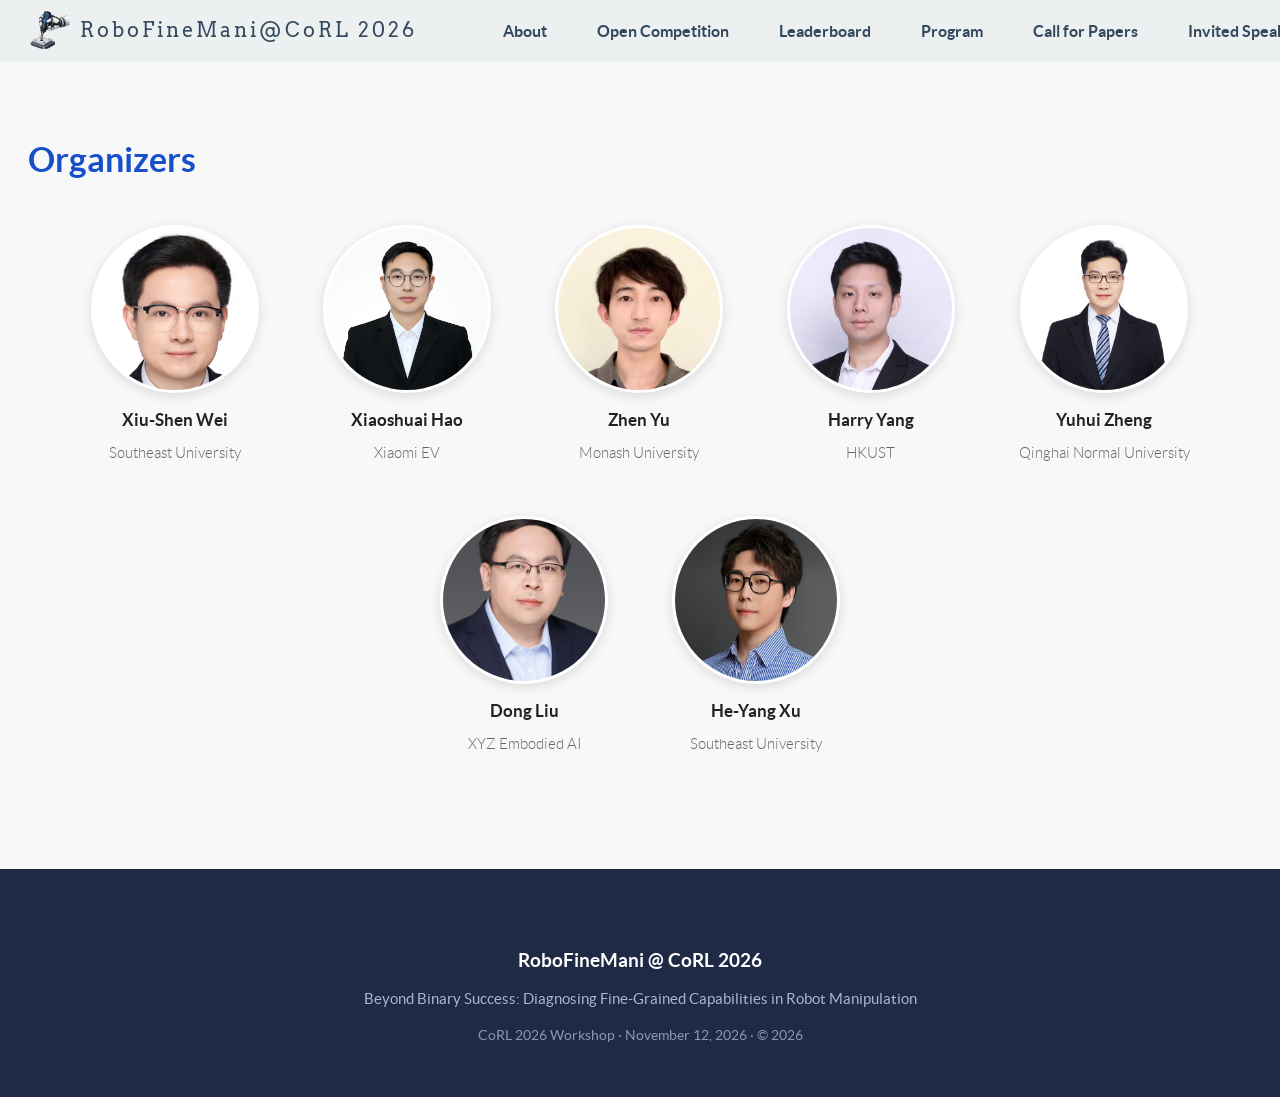
<file: organizers.html>
<!-- FlatFy Theme - Andrea Galanti /-->
<!doctype html>
<html>
<head>
    <meta charset="utf-8">
    <meta name="viewport" content="width=device-width, initial-scale=1.0">
    <meta name="description" content="Organizers — RoboFineMani @ CoRL 2026">
    <title>Organizers — RoboFineMani @ CoRL 2026</title>
    <link rel="icon" href="photo/logo.png">

    <link href="css/bootstrap.min.css" rel="stylesheet">
    <link href="font-awesome/css/font-awesome.min.css" rel="stylesheet">
    <link href='https://fonts.googleapis.com/css?family=Lato:100,300,400,700,900' rel='stylesheet' type='text/css'>
    <link href='https://fonts.googleapis.com/css?family=Arvo:400,700' rel='stylesheet' type='text/css'>
    <link href="css/general.css" rel="stylesheet">
    <link href="css/custom.css" rel="stylesheet">
    <link href="css/style.css" rel="stylesheet">
    <link href="css/animate.css" rel="stylesheet">
    <link href="css/site.css" rel="stylesheet">
    <script src="js/modernizr-2.8.3.min.js"></script>
</head>

<body id="home">

    <!-- NavBar-->
    <nav class="navbar-default" role="navigation">
        <div class="container" style="width: 1600px;">
            <div class="navbar-header" style="display: flex; align-items: center;">
                <button type="button" class="navbar-toggle" data-toggle="collapse" data-target=".navbar-ex1-collapse">
                    <span class="sr-only">Toggle navigation</span>
                    <span class="icon-bar"></span><span class="icon-bar"></span><span class="icon-bar"></span>
                </button>
                <a class="navbar-brand" style="font-size:20px; display: flex; align-items: center; margin-right: 25px;" href="index.html">
                    <img src="photo/logo.png" style="height: 38px; margin-right: 10px;" alt="RoboFineMani Logo">
                    RoboFineMani@CoRL 2026
                </a>
                <div class="collapse navbar-collapse navbar-ex1-collapse" style="display: flex !important;">
                    <ul class="nav navbar-nav" style="display: flex; flex-direction: row;">
                        <li class="menuItem" style="padding: 0 10px;"><a href="index.html">About</a></li>
                        <li class="menuItem" style="padding: 0 10px;"><a href="competition.html">Open Competition</a></li>
                        <li class="menuItem" style="padding: 0 10px;"><a href="leaderboard.html">Leaderboard</a></li>
                        <li class="menuItem" style="padding: 0 10px;"><a href="program.html">Program</a></li>
                        <li class="menuItem" style="padding: 0 10px;"><a href="cfp.html">Call for Papers</a></li>
                        <li class="menuItem" style="padding: 0 10px;"><a href="speakers.html">Invited Speakers</a></li>
                        <li class="menuItem active" style="padding: 0 10px;"><a href="organizers.html">Organizers</a></li>
                    </ul>
                </div>
            </div>
        </div>
    </nav>

    <!-- Content -->
    <div class="page-section">
        <div class="wrap people-wrap-5 wow fadeInUp">
            <div class="page-head-block">
                <h2 class="page-head">Organizers</h2>
            </div>
            <div class="people-grid">
                <div class="person">
                    <img src="photo/scope6/weixs3.jpg" alt="Xiu-Shen Wei">
                    <p class="name"><a href="http://www.weixiushen.com/" target="_blank">Xiu-Shen Wei</a></p>
                    <p class="affil">Southeast University</p>
                </div>
                <div class="person">
                    <img src="photo/scope6/haoxiaoshuai.jpg" alt="Xiaoshuai Hao">
                    <p class="name"><a href="https://haoxiaoshuai.github.io/homepage/" target="_blank">Xiaoshuai Hao</a></p>
                    <p class="affil">Xiaomi EV</p>
                </div>
                <div class="person">
                    <img src="photo/scope6/zhenyu.jpg" alt="Zhen Yu">
                    <p class="name"><a href="https://research.monash.edu/en/persons/zhen-yu/" target="_blank" rel="noopener noreferrer">Zhen Yu</a></p>
                    <p class="affil">Monash University</p>
                </div>
                <div class="person">
                    <img src="photo/scope6/harryyang.jpg" alt="Harry Yang">
                    <p class="name"><a href="https://hyang.org/" target="_blank" rel="noopener noreferrer">Harry Yang</a></p>
                    <p class="affil">HKUST</p>
                </div>
                <div class="person">
                    <img src="photo/scope6/yuhuizheng.jpg" alt="Yuhui Zheng">
                    <p class="name">Yuhui Zheng</p>
                    <p class="affil">Qinghai Normal University</p>
                </div>
                <div class="person">
                    <img src="photo/scope6/dongliu.jpg" alt="Dong Liu">
                    <p class="name">Dong Liu</p>
                    <p class="affil">XYZ Embodied AI</p>
                </div>
                <div class="person">
                    <img src="photo/scope6/heyangxu2.jpg" alt="He-Yang Xu">
                    <p class="name">He-Yang Xu</p>
                    <p class="affil">Southeast University</p>
                </div>
            </div>
        </div>
    </div>

    <footer class="site-footer">
        <div class="footer-title">RoboFineMani @ CoRL 2026</div>
        <div class="footer-sub">Beyond Binary Success: Diagnosing Fine-Grained Capabilities in Robot Manipulation</div>
        <div class="footer-meta">CoRL 2026 Workshop &middot; November 12, 2026 &middot; &copy; 2026</div>
    </footer>

    <script src="js/jquery-1.10.2.js"></script>
    <script src="js/bootstrap.js"></script>
    <script src="js/script.js"></script>
    <script src="js/stickUp.min.js"></script>
    <script type="text/javascript">
        jQuery(function($) { $(document).ready(function() { $('.navbar-default').stickUp(); }); });
    </script>
    <script src="js/wow.min.js"></script>
    <script>new WOW().init();</script>
</body>
</html>
</file>
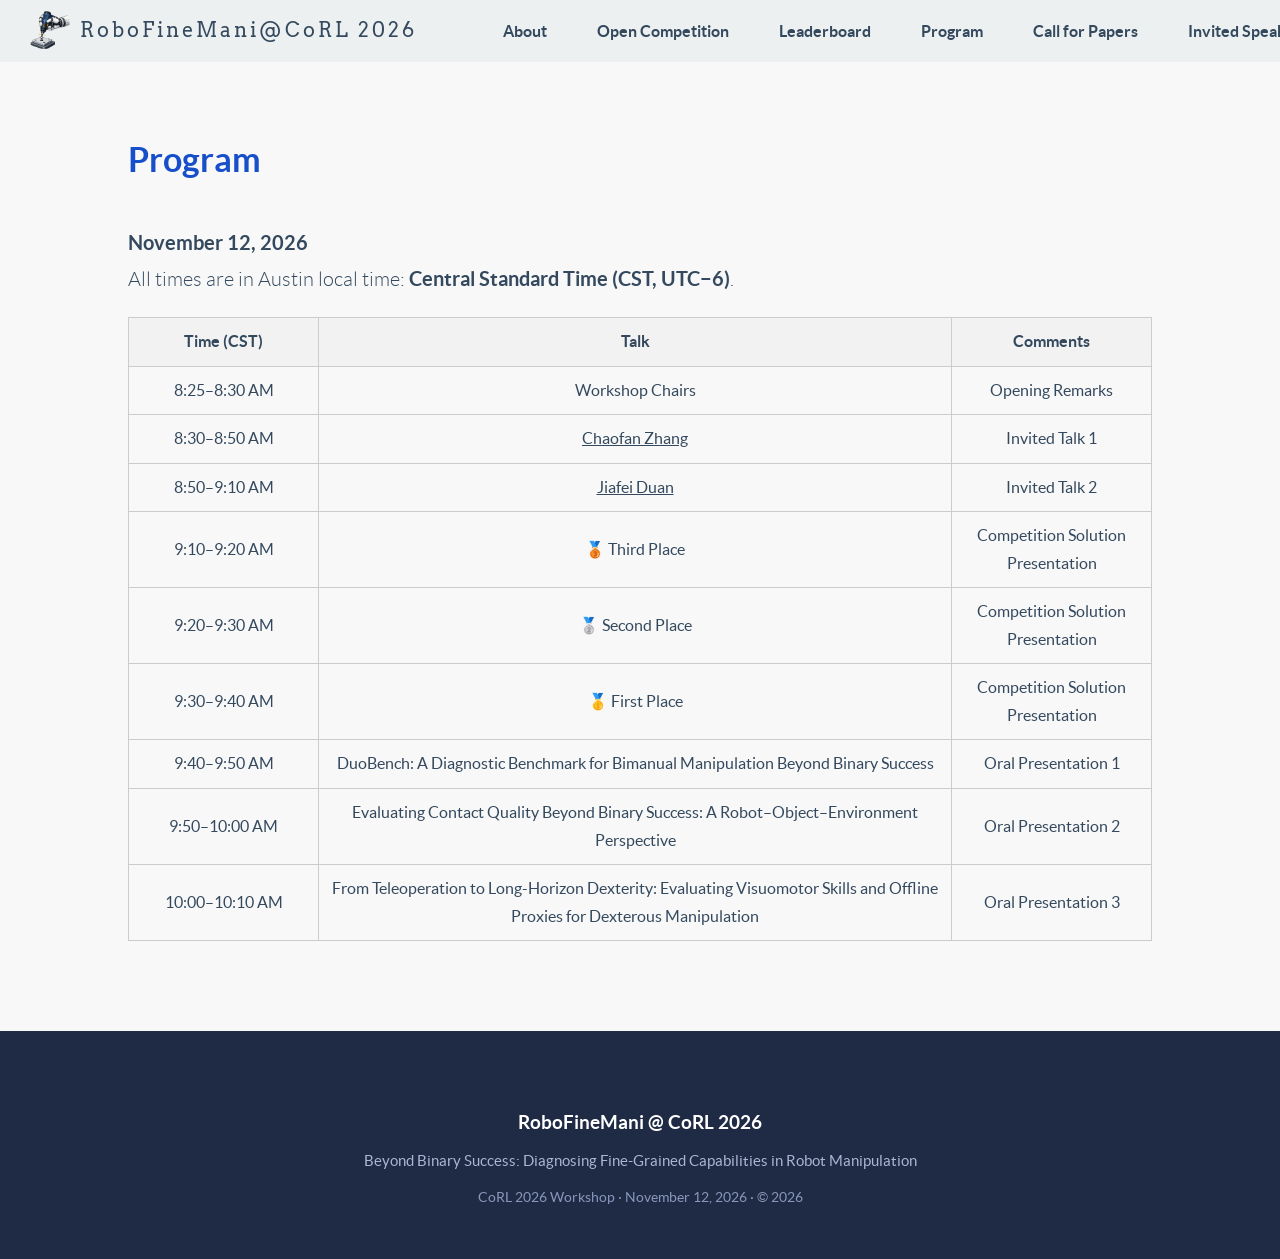
<file: program.html>
<!-- FlatFy Theme - Andrea Galanti /-->
<!doctype html>
<html>
<head>
    <meta charset="utf-8">
    <meta name="viewport" content="width=device-width, initial-scale=1.0">
    <meta name="description" content="Program — RoboFineMani @ CoRL 2026">
    <title>Program — RoboFineMani @ CoRL 2026</title>
    <link rel="icon" href="photo/logo.png">

    <link href="css/bootstrap.min.css" rel="stylesheet">
    <link href="font-awesome/css/font-awesome.min.css" rel="stylesheet">
    <link href='https://fonts.googleapis.com/css?family=Lato:100,300,400,700,900' rel='stylesheet' type='text/css'>
    <link href='https://fonts.googleapis.com/css?family=Arvo:400,700' rel='stylesheet' type='text/css'>
    <link href="css/general.css" rel="stylesheet">
    <link href="css/custom.css" rel="stylesheet">
    <link href="css/style.css" rel="stylesheet">
    <link href="css/animate.css" rel="stylesheet">
    <link href="css/site.css?v=program-centered-3" rel="stylesheet">
    <script src="js/modernizr-2.8.3.min.js"></script>
</head>

<body id="home">

    <!-- NavBar-->
    <nav class="navbar-default" role="navigation">
        <div class="container" style="width: 1600px;">
            <div class="navbar-header" style="display: flex; align-items: center;">
                <button type="button" class="navbar-toggle" data-toggle="collapse" data-target=".navbar-ex1-collapse">
                    <span class="sr-only">Toggle navigation</span>
                    <span class="icon-bar"></span><span class="icon-bar"></span><span class="icon-bar"></span>
                </button>
                <a class="navbar-brand" style="font-size:20px; display: flex; align-items: center; margin-right: 25px;" href="index.html">
                    <img src="photo/logo.png" style="height: 38px; margin-right: 10px;" alt="RoboFineMani Logo">
                    RoboFineMani@CoRL 2026
                </a>
                <div class="collapse navbar-collapse navbar-ex1-collapse" style="display: flex !important;">
                    <ul class="nav navbar-nav" style="display: flex; flex-direction: row;">
                        <li class="menuItem" style="padding: 0 10px;"><a href="index.html">About</a></li>
                        <li class="menuItem" style="padding: 0 10px;"><a href="competition.html">Open Competition</a></li>
                        <li class="menuItem" style="padding: 0 10px;"><a href="leaderboard.html">Leaderboard</a></li>
                        <li class="menuItem active" style="padding: 0 10px;"><a href="program.html">Program</a></li>
                        <li class="menuItem" style="padding: 0 10px;"><a href="cfp.html">Call for Papers</a></li>
                        <li class="menuItem" style="padding: 0 10px;"><a href="speakers.html">Invited Speakers</a></li>
                        <li class="menuItem" style="padding: 0 10px;"><a href="organizers.html">Organizers</a></li>
                    </ul>
                </div>
            </div>
        </div>
    </nav>

    <!-- Content -->
    <div class="page-section">
        <div class="wrap program-wrap wow fadeInUp">
            <div class="page-head-block">
                <h2 class="page-head">Program</h2>
            </div>
            <p><b>November 12, 2026</b><br>All times are in Austin local time: <b>Central Standard Time (CST, UTC&minus;6)</b>.</p>
            <table class="program-table">
                <thead>
                    <tr><th scope="col">Time (CST)</th><th scope="col">Talk</th><th scope="col">Comments</th></tr>
                </thead>
                <tbody>
                    <tr><td>8:25&ndash;8:30 AM</td><td>Workshop Chairs</td><td>Opening Remarks</td></tr>
                    <tr><td>8:30&ndash;8:50 AM</td><td><a href="https://zhang-chaofan.github.io/" target="_blank" rel="noopener noreferrer">Chaofan Zhang</a></td><td>Invited Talk 1</td></tr>
                    <tr><td>8:50&ndash;9:10 AM</td><td><a href="speakers.html#jiafei-duan">Jiafei Duan</a></td><td>Invited Talk 2</td></tr>
                    <tr><td>9:10&ndash;9:20 AM</td><td>🥉 Third Place</td><td>Competition Solution Presentation</td></tr>
                    <tr><td>9:20&ndash;9:30 AM</td><td>🥈 Second Place</td><td>Competition Solution Presentation</td></tr>
                    <tr><td>9:30&ndash;9:40 AM</td><td>🥇 First Place</td><td>Competition Solution Presentation</td></tr>
                    <tr><td>9:40&ndash;9:50 AM</td><td>DuoBench: A Diagnostic Benchmark for Bimanual Manipulation Beyond Binary Success</td><td>Oral Presentation 1</td></tr>
                    <tr><td>9:50&ndash;10:00 AM</td><td>Evaluating Contact Quality Beyond Binary Success: A Robot–Object–Environment Perspective</td><td>Oral Presentation 2</td></tr>
                    <tr><td>10:00&ndash;10:10 AM</td><td>From Teleoperation to Long-Horizon Dexterity: Evaluating Visuomotor Skills and Offline Proxies for Dexterous Manipulation</td><td>Oral Presentation 3</td></tr>
                </tbody>
            </table>
        </div>
    </div>

    <footer class="site-footer">
        <div class="footer-title">RoboFineMani @ CoRL 2026</div>
        <div class="footer-sub">Beyond Binary Success: Diagnosing Fine-Grained Capabilities in Robot Manipulation</div>
        <div class="footer-meta">CoRL 2026 Workshop &middot; November 12, 2026 &middot; &copy; 2026</div>
    </footer>

    <script src="js/jquery-1.10.2.js"></script>
    <script src="js/bootstrap.js"></script>
    <script src="js/script.js"></script>
    <script src="js/stickUp.min.js"></script>
    <script type="text/javascript">
        jQuery(function($) { $(document).ready(function() { $('.navbar-default').stickUp(); }); });
    </script>
    <script src="js/wow.min.js"></script>
    <script>new WOW().init();</script>
</body>
</html>
</file>
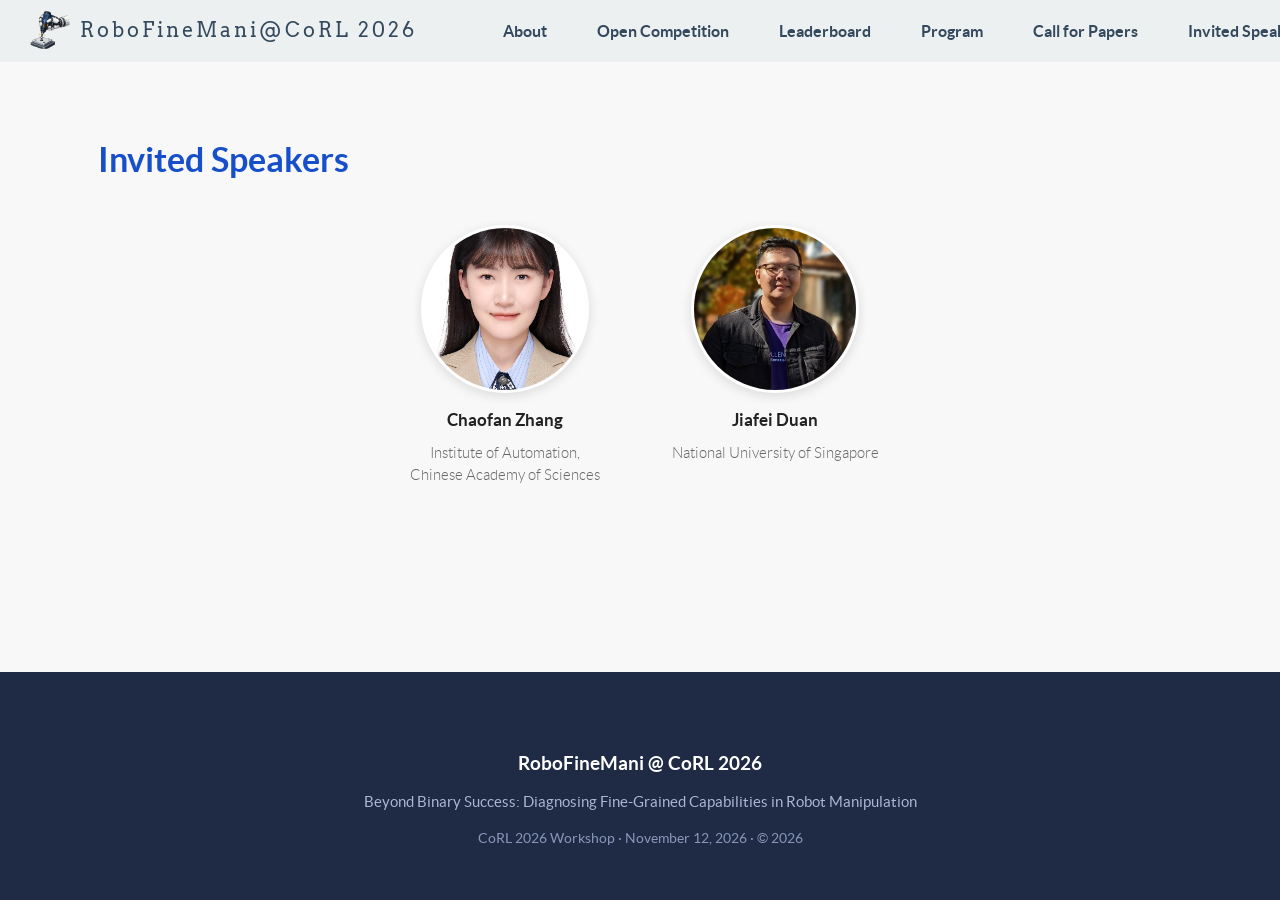
<file: speakers.html>
<!-- FlatFy Theme - Andrea Galanti /-->
<!doctype html>
<html>
<head>
    <meta charset="utf-8">
    <meta name="viewport" content="width=device-width, initial-scale=1.0">
    <meta name="description" content="Invited Speakers — RoboFineMani @ CoRL 2026">
    <title>Invited Speakers — RoboFineMani @ CoRL 2026</title>
    <link rel="icon" href="photo/logo.png">

    <link href="css/bootstrap.min.css" rel="stylesheet">
    <link href="font-awesome/css/font-awesome.min.css" rel="stylesheet">
    <link href='https://fonts.googleapis.com/css?family=Lato:100,300,400,700,900' rel='stylesheet' type='text/css'>
    <link href='https://fonts.googleapis.com/css?family=Arvo:400,700' rel='stylesheet' type='text/css'>
    <link href="css/general.css" rel="stylesheet">
    <link href="css/custom.css" rel="stylesheet">
    <link href="css/style.css" rel="stylesheet">
    <link href="css/animate.css" rel="stylesheet">
    <link href="css/site.css" rel="stylesheet">
    <script src="js/modernizr-2.8.3.min.js"></script>
</head>

<body id="home">

    <!-- NavBar-->
    <nav class="navbar-default" role="navigation">
        <div class="container" style="width: 1600px;">
            <div class="navbar-header" style="display: flex; align-items: center;">
                <button type="button" class="navbar-toggle" data-toggle="collapse" data-target=".navbar-ex1-collapse">
                    <span class="sr-only">Toggle navigation</span>
                    <span class="icon-bar"></span><span class="icon-bar"></span><span class="icon-bar"></span>
                </button>
                <a class="navbar-brand" style="font-size:20px; display: flex; align-items: center; margin-right: 25px;" href="index.html">
                    <img src="photo/logo.png" style="height: 38px; margin-right: 10px;" alt="RoboFineMani Logo">
                    RoboFineMani@CoRL 2026
                </a>
                <div class="collapse navbar-collapse navbar-ex1-collapse" style="display: flex !important;">
                    <ul class="nav navbar-nav" style="display: flex; flex-direction: row;">
                        <li class="menuItem" style="padding: 0 10px;"><a href="index.html">About</a></li>
                        <li class="menuItem" style="padding: 0 10px;"><a href="competition.html">Open Competition</a></li>
                        <li class="menuItem" style="padding: 0 10px;"><a href="leaderboard.html">Leaderboard</a></li>
                        <li class="menuItem" style="padding: 0 10px;"><a href="program.html">Program</a></li>
                        <li class="menuItem" style="padding: 0 10px;"><a href="cfp.html">Call for Papers</a></li>
                        <li class="menuItem active" style="padding: 0 10px;"><a href="speakers.html">Invited Speakers</a></li>
                        <li class="menuItem" style="padding: 0 10px;"><a href="organizers.html">Organizers</a></li>
                    </ul>
                </div>
            </div>
        </div>
    </nav>

    <!-- Content -->
    <div class="page-section">
        <div class="wrap people-wrap wow fadeInUp">
            <div class="page-head-block">
                <h2 class="page-head">Invited Speakers</h2>
            </div>
            <div class="people-grid">
                <div class="person" id="chaofan-zhang">
                    <img src="photo/chaofan-zhang.png" alt="Chaofan Zhang">
                    <p class="name"><a href="https://zhang-chaofan.github.io/" target="_blank" rel="noopener noreferrer">Chaofan Zhang</a></p>
                    <p class="affil">Institute of Automation,<br>Chinese Academy of Sciences</p>
                </div>
                <div class="person" id="jiafei-duan">
                    <img src="photo/jiafei-duan.jpg" alt="Jiafei Duan">
                    <p class="name"><a href="https://jiafei1224.github.io/" target="_blank" rel="noopener noreferrer">Jiafei Duan</a></p>
                    <p class="affil">National University of Singapore</p>
                </div>
            </div>
        </div>
    </div>

    <footer class="site-footer">
        <div class="footer-title">RoboFineMani @ CoRL 2026</div>
        <div class="footer-sub">Beyond Binary Success: Diagnosing Fine-Grained Capabilities in Robot Manipulation</div>
        <div class="footer-meta">CoRL 2026 Workshop &middot; November 12, 2026 &middot; &copy; 2026</div>
    </footer>

    <script src="js/jquery-1.10.2.js"></script>
    <script src="js/bootstrap.js"></script>
    <script src="js/script.js"></script>
    <script src="js/stickUp.min.js"></script>
    <script type="text/javascript">
        jQuery(function($) { $(document).ready(function() { $('.navbar-default').stickUp(); }); });
    </script>
    <script src="js/wow.min.js"></script>
    <script>new WOW().init();</script>
</body>
</html>
</file>
<file: css/site.css>
/* ============================================================
   RoboFineMani @ CoRL 2026 — site-specific overrides
   (kept separate from vendored theme CSS)
   ============================================================ */

/* --- Home hero: guarantee full viewport regardless of html height chain --- */
.intro-header { min-height: 100vh; }

/* --- Readable content column --------------------------------- */
.page-section {
    background-color: #f8f8f8;
    padding: 80px 0 90px;          /* generous breathing room top & bottom */
}
.page-section .wrap {
    max-width: 900px;
    margin: 0 auto;
    padding: 0 28px;
}
.page-section h3.section-heading {
    color: #164FC9;
    font-weight: 700;
    margin-top: 58px;              /* clear gap above each sub-section */
    margin-bottom: 26px;
}
/* first heading in a page shouldn't push down from the top */
.page-section .wrap > h3.section-heading:first-child {
    margin-top: 0;
}
.page-section h4.section-heading {
    color: #164FC9;
    margin-top: 30px;
    margin-bottom: 16px;
}
.page-section p,
.page-section li {
    text-align: justify;
    font-family: "Lato", Helvetica, Arial, sans-serif;
    font-size: 20px;
    font-weight: 300;          /* Lato Light — matches ltdl-ijcai21 .lead */
    line-height: 1.8;
    color: #34495E;
}
.page-section p { margin-bottom: 20px; }
.page-section li { margin-bottom: 8px; }
.page-section ul { margin-bottom: 24px; padding-left: 22px; }
/* definition-style list: bold term + description on the next line */
.page-section ul.def-list > li { margin-bottom: 18px; }
.page-section ul.def-list > li > b { display: inline-block; margin-bottom: 4px; }
.lead-intro {
    font-family: "Lato", Helvetica, Arial, sans-serif;
    font-size: 20px;
    font-weight: 300;          /* Lato Light — matches ltdl-ijcai21 .lead */
    line-height: 1.8;
    color: #34495E;
    margin-bottom: 30px;
}

/* --- In-text links in body paragraphs: underlined, hover→title blue --- */
.page-section .wrap > p a {
    color: #34495E;
    text-decoration: underline;
    transition: color 0.15s ease;
}
.page-section .wrap > p a:hover,
.page-section .wrap > p a:focus {
    color: #164FC9;            /* title blue on hover */
    text-decoration: underline;
}

/* --- Inner-page text title (no cover image) ------------------ */
.page-head-block {
    text-align: left;
    margin-bottom: 46px;
}
.page-head {
    color: #164FC9;
    font-weight: 700;
    font-size: 2.1em;
    margin: 0;
}
.page-head-sub {
    color: #666;
    font-size: 1.05em;
    line-height: 1.6;
    margin: 14px 0 0;
    max-width: 760px;
}
/* tighten the first content element directly under the title */
.page-head-block + h3.section-heading,
.page-head-block + .lead-intro,
.page-head-block + .people-grid { margin-top: 0; }

/* --- Challenge / track cards --------------------------------- */
.track-grid {
    display: flex;
    flex-wrap: wrap;
    gap: 26px;
    margin: 38px 0 16px;
}
.track-card {
    flex: 1 1 240px;
    background: #fff;
    border: 1px solid #e6e6e6;
    border-top: 4px solid #164FC9;
    border-radius: 8px;
    padding: 28px 26px 24px;
    box-shadow: 0 2px 10px rgba(0,0,0,0.04);
}
.track-card h4 {
    color: #164FC9;
    margin: 0 0 14px;
    font-weight: 700;
}
.track-card p { font-size: 16px; line-height: 1.7; margin: 0; text-align: left; }

/* --- People (speakers / organizers) -------------------------- */
.people-grid {
    display: flex;
    flex-wrap: wrap;
    justify-content: center;
    gap: 52px 64px;
    margin: 52px 0 24px;
}
/* wider column so the 4 speakers sit on a single row */
.wrap.people-wrap { max-width: 1140px; }
/* wider still so all 5 organizers sit on a single row */
.wrap.people-wrap-5 { max-width: 1280px; }
.person {
    display: flex;
    flex-direction: column;
    align-items: center;   /* photo + name + affiliation share one centered axis */
    text-align: center;
    min-width: 168px;      /* photo width; box hugs its widest child */
}
/* speakers: fixed equal-width columns → perfectly even spacing */
.people-wrap .person { width: 250px; min-width: 250px; }
.people-wrap .people-grid { gap: 48px 20px; }
.person img {
    width: 168px;
    height: 168px;
    border-radius: 50%;
    object-fit: cover;
    margin-bottom: 12px;
    background: #fff;
    border: 3px solid #fff;
    box-shadow: 0 3px 12px rgba(0,0,0,0.12);
}
/* captions under avatars stay centered (override the justified body rule) */
.person .name { font-weight: 700; margin: 0; color: #222; font-size: 17px; text-align: center; }
/* names never turn blue, even when linked */
.person .name a { color: inherit; text-decoration: none; }
.person .name a:hover { text-decoration: underline; }
.person .affil { margin: 6px 0 0; font-size: 15px; line-height: 1.5; color: #666; text-align: center; white-space: nowrap; }
.person .photo-placeholder {
    width: 168px;
    height: 168px;
    border-radius: 50%;
    margin: 0 auto 12px;
    background: #e9eef9;
    border: 2px dashed #b9c6e8;
    display: flex;
    align-items: center;
    justify-content: center;
    color: #8a9ac4;
    font-size: 2.6em;
    font-weight: 700;
}

/* --- Important dates ----------------------------------------- */
.dates-table {
    width: 100%;
    border-collapse: collapse;
    margin: 28px 0 12px;
}
.dates-table td {
    padding: 15px 16px;
    border-bottom: 1px solid #e6e6e6;
    font-size: 17px;
}
.dates-table td:first-child { color: #333; }
.dates-table td:last-child {
    text-align: right;
    font-weight: 700;
    color: #164FC9;
    white-space: nowrap;
}

/* --- Program table ------------------------------------------- */
.page-section .wrap.program-wrap { max-width: 1080px; }
.program-table {
    width: 100%;
    border-collapse: collapse;
    margin-top: 18px;
}
.program-table th, .program-table td {
    border: 1px solid #ccc;
    padding: 10px 12px;
    text-align: center;
}
.program-table th { background: #f2f2f2; }
.program-table th:last-child,
.program-table td:last-child {
    width: 200px;
    min-width: 180px;
}
.program-table th:first-child,
.program-table td:first-child {
    width: 190px;
    min-width: 190px;
    white-space: nowrap;
}

/* --- Sticky footer: footer sits at the bottom; short pages get
       whitespace between content and the bar ------------------- */
body {
    height: auto;          /* override theme's fixed height:100% */
    min-height: 100vh;
    display: flex;
    flex-direction: column;
}
.page-section { flex: 1 0 auto; }   /* grows to fill leftover space */

/* --- Footer -------------------------------------------------- */
.site-footer {
    flex-shrink: 0;
    background: #1f2a44;
    color: #cdd6ea;
    text-align: center;
    padding: 50px 20px;
    font-size: 0.95em;
    line-height: 1.7;
}
.site-footer .footer-title { font-weight: 700; color: #fff; font-size: 1.25em; margin-bottom: 6px; }
.site-footer .footer-sub { color: #aab6d4; max-width: 760px; margin: 0 auto 12px; }
.site-footer .footer-meta { font-size: 0.9em; color: #8a97ba; }
.site-footer a { color: #9fb6ef; }

/* --- Nav: the selected item looks like the others — never blue --- */
.navbar-default .navbar-nav > li.active > a,
.navbar-default .navbar-nav > li.active > a:focus {
    color: #34495e;
    background-color: transparent;
}
.navbar-default .navbar-nav > li.active > a:hover {
    color: #1abc9c;            /* same hover as every other nav item */
    background-color: transparent;
}

@media (max-width: 768px) {
    .content-section-a { padding: 5px 20px; }
    .intro-header .page-title { font-size: 0.5em; }
}

/* --- Competition registration form --------------------------- */
.reg-form {
    background: #ffffff;
    border: 1px solid #e3e6ea;
    border-radius: 6px;
    padding: 28px 30px 24px;
    margin: 6px 0 10px;
}
.reg-row { display: flex; gap: 22px; flex-wrap: wrap; }
.reg-row .reg-field { flex: 1 1 280px; }
.reg-field { margin-bottom: 18px; }
.reg-field label {
    display: block;
    font-family: "Lato", Helvetica, Arial, sans-serif;
    font-weight: 700;
    font-size: 15px;
    color: #34495E;
    margin-bottom: 6px;
}
.reg-req { color: #164FC9; }
.reg-field input[type="text"],
.reg-field input[type="email"],
.reg-field textarea {
    width: 100%;
    padding: 9px 12px;
    font-family: "Lato", Helvetica, Arial, sans-serif;
    font-size: 15px;
    color: #34495E;
    border: 1px solid #cfd6dd;
    border-radius: 4px;
    background: #fdfdfd;
    transition: border-color 0.15s ease;
}
.reg-field input:focus,
.reg-field textarea:focus {
    outline: none;
    border-color: #164FC9;
}
.reg-check label { font-weight: 400; font-size: 14.5px; }
.reg-check input[type="checkbox"] { margin-right: 8px; }
.reg-submit {
    display: inline-block;
    background: #164FC9;
    color: #ffffff;
    border: none;
    border-radius: 4px;
    padding: 11px 30px;
    font-family: "Lato", Helvetica, Arial, sans-serif;
    font-weight: 700;
    font-size: 15px;
    letter-spacing: 0.5px;
    cursor: pointer;
    transition: background 0.15s ease;
}
.reg-submit:hover { background: #0f3c9e; }
.reg-submit:disabled { background: #8fa6d9; cursor: default; }
.reg-status { margin: 14px 0 0; font-size: 15px; display: none; }
.reg-status.reg-ok { display: block; color: #1e7e34; }
.reg-status.reg-error { display: block; color: #c0392b; }

/* --- Task video scroll bar ----------------------------------- */
.task-bar { margin: 28px 0 6px; }
.task-bar-head {
    display: flex;
    align-items: baseline;
    justify-content: space-between;
    margin-bottom: 10px;
    padding: 0 2px;
}
.task-bar-label {
    font-family: "Courier New", Courier, monospace;
    font-size: 11px;
    text-transform: uppercase;
    letter-spacing: 1.5px;
    color: #8a97a5;
}
.task-bar-nav { display: flex; gap: 8px; }
.task-nav-btn {
    height: 32px;
    width: 32px;
    border-radius: 50%;
    border: 1px solid #dde3e9;
    background: #ffffff;
    color: #34495E;
    display: flex;
    align-items: center;
    justify-content: center;
    cursor: pointer;
    padding: 0;
    transition: background 0.15s ease, border-color 0.15s ease;
}
.task-nav-btn:hover { background: #eef2f7; border-color: #164FC9; color: #164FC9; }
@media (max-width: 767px) { .task-bar-nav { display: none; } }
.task-scroller {
    overflow-x: auto;
    scroll-behavior: smooth;
    scroll-snap-type: x mandatory;
    -webkit-overflow-scrolling: touch;
    scrollbar-width: none;
    margin: 0 -2px;
    padding: 0 2px;
}
.task-scroller::-webkit-scrollbar { display: none; }
.task-track {
    display: flex;
    gap: 16px;
    padding-bottom: 8px;
}
.task-card {
    scroll-snap-align: start;
    flex: 0 0 auto;
    width: 280px;
    margin: 0;
    border-radius: 8px;
    overflow: hidden;
    background: #ffffff;
    border: 1px solid #e3e6ea;
    box-shadow: 0 1px 3px rgba(22, 79, 201, 0.06);
}
.task-video-box {
    aspect-ratio: 4 / 3;
    background: #eef1f4;
    overflow: hidden;
}
.task-video-box video {
    width: 100%;
    height: 100%;
    object-fit: cover;
    display: block;
}
.task-card figcaption { padding: 12px 14px 14px; }
.task-card .task-name {
    font-family: "Lato", Helvetica, Arial, sans-serif;
    font-weight: 700;
    font-size: 15px;
    color: #164FC9;
    margin-bottom: 3px;
}
.task-card .task-eg {
    font-family: "Lato", Helvetica, Arial, sans-serif;
    font-size: 13px;
    line-height: 1.5;
    color: #6b7a89;
}

/* --- Resource cards (Data / Platform) ------------------------ */
.res-cards { display: flex; gap: 28px; flex-wrap: wrap; margin: 26px 0 6px; }
.res-card {
    flex: 1 1 300px;
    max-width: 420px;
    display: block;
    padding: 16px 22px;
    border-radius: 8px;
    border: 1px solid #e3e6ea;
    background: #ffffff;
    box-shadow: 0 1px 3px rgba(22, 79, 201, 0.06);
    text-decoration: none !important;
    transition: border-color 0.15s ease, box-shadow 0.15s ease;
}
.res-card:hover {
    border-color: #164FC9;
    box-shadow: 0 3px 10px rgba(22, 79, 201, 0.12);
}
.res-card-label {
    display: block;
    font-family: "Courier New", Courier, monospace;
    font-size: 11px;
    text-transform: uppercase;
    letter-spacing: 1.5px;
    color: #8a97a5;
    margin-bottom: 6px;
}
.res-card-value {
    display: flex;
    align-items: center;
    font-family: "Lato", Helvetica, Arial, sans-serif;
    font-weight: 700;
    font-size: 16px;
    color: #164FC9;
    word-break: break-all;
}
.res-card-value .fa { font-size: 20px; }
.res-hf { font-size: 18px; line-height: 1; }

/* --- Competition leaderboard --------------------------------- */
.lb { margin: 6px 0 10px; }
.lb-head {
    display: flex;
    align-items: center;
    justify-content: space-between;
    margin-bottom: 10px;
    padding: 0 2px;
    flex-wrap: wrap;
    gap: 8px;
}
.lb-label {
    font-family: "Courier New", Courier, monospace;
    font-size: 11px;
    text-transform: uppercase;
    letter-spacing: 1.5px;
    color: #8a97a5;
}
.lb-tabs { display: flex; gap: 6px; }
.lb-tab {
    font-family: "Lato", Helvetica, Arial, sans-serif;
    font-size: 13px;
    font-weight: 700;
    padding: 5px 14px;
    border-radius: 999px;
    border: 1px solid #dde3e9;
    background: #ffffff;
    color: #34495E;
    cursor: pointer;
    transition: background 0.15s ease, border-color 0.15s ease, color 0.15s ease;
}
.lb-tab:hover { border-color: #164FC9; color: #164FC9; }
.lb-tab.active { background: #164FC9; border-color: #164FC9; color: #ffffff; }
.lb-scroll {
    overflow-x: auto;
    background: #ffffff;
    border: 1px solid #e3e6ea;
    border-radius: 8px;
    box-shadow: 0 1px 3px rgba(22, 79, 201, 0.06);
}
.lb-table {
    width: 100%;
    border-collapse: collapse;
    font-family: "Lato", Helvetica, Arial, sans-serif;
    font-size: 16px;
    color: #34495E;
}
.lb-table th, .lb-table td {
    padding: 12px 16px;
    border-bottom: 1px solid #eef1f4;
    white-space: nowrap;
}
.lb-table thead th {
    font-size: 12px;
    font-weight: 700;
    text-transform: uppercase;
    letter-spacing: 1px;
    color: #8a97a5;
    background: #f9fafb;
    border-bottom: 1px solid #e3e6ea;
}
.lb-table tbody tr:last-child td { border-bottom: none; }
.lb-table tbody tr:hover td { background: #f7f9fc; }
.lb-rank { width: 52px; text-align: center; font-weight: 700; }
.lb-num { text-align: right; font-variant-numeric: tabular-nums; }
.lb-submitted { text-align: right; font-variant-numeric: tabular-nums; }
.lb-table td.lb-submitted { font-size: 13px; }
.lb-team { text-align: left; }
.lb-team-name { font-weight: 700; }
.lb-aff { display: block; font-size: 13px; font-weight: 300; color: #8a97a5; margin-top: 2px; }
.lb-badge {
    display: inline-block;
    margin-left: 8px;
    padding: 1px 8px;
    border-radius: 999px;
    font-family: "Courier New", Courier, monospace;
    font-size: 10px;
    text-transform: uppercase;
    letter-spacing: 1px;
    color: #164FC9;
    background: #e9eefb;
    vertical-align: middle;
}
.lb-overall { font-weight: 700; color: #164FC9; }
.lb-table thead th.lb-overall { color: #164FC9; }
.lb-baseline td { color: #6b7a89; }
.lb-baseline td.lb-overall { color: #164FC9; }
.lb-empty { text-align: center; color: #8a97a5; font-weight: 300; padding: 24px; }
.lb-foot {
    font-family: "Lato", Helvetica, Arial, sans-serif;
    font-size: 14px;
    font-weight: 300;
    color: #8a97a5;
    margin-top: 10px;
    padding: 0 2px;
}

/* release note under resource cards */
.page-section p.lb-release { margin-top: 26px; }
</file>
<file: css/general.css>
/*
Theme: Flatfy Theme
Author: Andrea Galanti
Bootstrap Version 
Build: 1.0
http://www.andreagalanti.it
*/

/*General */

body, html {
	height: 100%;
	width: 100%;
	overflow-x:hidden;
}

::-moz-selection{background:#1abc9c;color:white}

::selection{background:#1abc9c;color:white}

.abcen{position: absolute;bottom: 8%;}

.abcen1{position: absolute;top: 20%;}

.content-section-c {
	border-top: 1px solid #32465A;
	border-bottom: 1px solid #32465A;
	background-color: #34495e;
	padding: 90px 0;
}

.descp{
	margin: 0;
	padding: 0;
	line-height: 40px !important;
}

.glyphicon {
	margin-right: 10px;
}

.lead2 {
margin-bottom: 30px;
margin-top: 20px;
font-size: 18px;
line-height: 1.46428571;
font-weight: 300;
}

.lead3 {
margin-bottom: 0px;
margin-top: 0px;
font-size: 16px;
color: #8D8D8D;
line-height: 1.46428571;
font-weight: 300;
}

.float {
-webkit-animation-name: floatingx;
-webkit-animation-duration: 4s;
-webkit-animation-iteration-count: infinite;
-webkit-animation-timing-function: ease-in-out;
-moz-animation-name: floating;
-moz-animation-duration: 4s;
-moz-animation-iteration-count: infinite;
-moz-animation-timing-function: ease-in-out;
}

.phone-image {
max-width: 250px;
margin: auto;
}

.h1_home{
	font-size: 80px;
	font-family: arvo;
	font-weight: 300;
	letter-spacing: 6px;
}

.h3_home{font-weight: 300;}

/*own carousel */

#owl-demo .item{
  margin: 3px;
}
#owl-demo .item img{
  display: block;
  width: 100%;
  height: auto;
}

#owl-demo-1 .item{
  margin: 3px;
}
#owl-demo-1 .item img{
  display: block;
  width: 100%;
  height: auto;
}

/*magnific */
.mfp-bg {
background: #000000 !important;
opacity: 0.95 !important;
filter: alpha(opacity=95) !important;
}

.item .img-responsive {cursor:url(../img/cross.png),auto;}

/* Preloader */
#preloader {
	position: fixed;
	top:0;
	left:0;
	right:0;
	bottom:0;
	background-color:#fff; /* change if the mask should have another color then white */
	z-index:99; /* makes sure it stays on top */
}

#status {
	width:200px;
	height:200px;
	position:absolute;
	left:50%; /* centers the loading animation horizontally one the screen */
	top:50%; /* centers the loading animation vertically one the screen */
	background-image:url(../img/status.gif); /* path to your loading animation */
	background-repeat:no-repeat;
	background-position:center;
	margin:-100px 0 0 -100px; /* is width and height divided by two */
}


/* Button */ 
.mybutton_standard {
	border: 1px solid #fff;
	color: #fff;
}

.mybutton_cyano{
	border: 1px solid #4A90BE;
	color: #fff;
	background-color:#4A90BE;
}

.mybutton_cyano:hover{
	border: 1px solid #4A90BE;
	color: #4A90BE !important;
	background: rgba(204, 204, 204, 0);
}

.button_down img {
width: 50px;
	
}
.btn-primary {
	border-color: rgba(52, 73, 94, 0);
}

.tworow{margin-top: 90px;}

.social {
	font-size: 30px;
	text-decoration: none;
	list-style-type: none;
	color: #1abc9c; 
}

.social > a:hover {
	color: #1abc9c; 
}

.box-icon {
	height: 150px;
	width: 150px;
	-moz-border-radius: 35px;
	border-radius: 100%;
	padding: 47px 10px;
	background-color: #f0f1ec;
	color: #034b81;
	text-align: center;
	-webkit-transition: all 0.3s;
	-moz-transition: all 0.3s;
	transition: all 0.3s;
	margin-right: 15px;
}

.box-icon:hover {
	background-color: #1abc9c;
	color: #fff;
}

.owl-theme .owl-controls .owl-page span {
background: #1abc9c !important;
}

/* Nav */
.navbar {
	position: relative;
	min-height: 60px;
	margin-bottom: 0; 
	width: 100%;
	z-index: 999;
	border-radius: 0; 
}

.navbar-default {
	position: relative;
	min-height: 60px;
	width: 100%;
	z-index: 999;
	
}

.navbar-default .navbar-nav>li>a {
color: #ffffff;
}

.navbar-default .navbar-nav>li>a:hover {
color: #ECEBEB;
}

.navbar-default .navbar-brand {
color: #ffffff;
}
.navbar-default .navbar-brand:hover {
color: #ECEBEB;
}

.navbar-brand {
	font-family: arvo;
	letter-spacing: 3px;
	font-weight: 400 !important;
}

.lead {
	font-size: 16px;
	font-weight: 400;
}

.intro-header {
	position: relative;
	height: 100%;
	padding-top: 50px;
	padding-bottom: 50px;
	color: #f8f8f8;
	text-align: center;
}

.intro-header::before {
	content: "";
	position: absolute;
	top: 0;
	left: 0;
	width: 100%;
	height: 100%;
	background: linear-gradient(rgba(0,0,0,0.42), rgba(0,0,0,0.42)), url(../photo/background1.jpg) no-repeat center center;
	background-size: cover;
	filter: blur(7px);
	z-index: -1;
}

.intro-caption {
	position: absolute;
	bottom: 0;
	right: 0;
	margin: 0 auto;
	padding: 2px 5px;
	color: white;
	font-family: Georgia,Times,serif;
	font-size: .6875em;
	background: #000;
	text-align: right;
	z-index: 5;
	opacity: 0.5;
	border-radius: 4px 0 0 0;
}
.intro-caption > a {
	color: white;
}


.intro-message {
	position: relative;
	padding-top: 12%;
	padding-bottom: 20%;
}

.list-inline {
	margin-top: 30px;
}
.intro-message > h1 {
	margin: 0;
	font-size: 5em;
	font-family: "Lato", "Helvetica Neue", Helvetica, Arial, sans-serif;
	font-weight: 400;
	letter-spacing: 3px;
}

.intro-divider {
	width: 400px;
	border-top: 1px solid #f8f8f8;
	border-bottom: 1px solid rgba(0, 0, 0, 0.2);
}

.intro-message > h3 {
	margin: 0;
	font-size: 2.8em;
	font-family: "Lato", "Helvetica Neue", Helvetica, Arial, sans-serif;
	font-weight: 300;
	letter-spacing: 0px;
	margin-top: 10px;
}


.network-name {
	font-size: 14px;
	font-weight: 400;
	letter-spacing: 1.5px;
}

.content-section-a {
	background-color: #f8f8f8;
	padding: 5px 450px;
}

.content-section-b {
	border-top: 1px solid #e7e7e7;
	border-bottom: 1px solid #e7e7e7;
	padding: 90px 0;
}

.section-heading {
	margin-bottom: 15px;
}

.section-heading-spacer {
	border-top: 3px solid #e7e7e7;
	width: 200px;
	float: left;
}

.banner {
	padding: 100px 0;
	color: #f8f8f8;
	background: url(../img/intro/banner-bg.jpg) no-repeat center center;
	background-size: cover;
}

/* Animate */
.rotate{
    -webkit-transition-duration: 0.8s;
    -moz-transition-duration: 0.8s;
    -o-transition-duration: 0.8s;
    transition-duration: 0.8s;
     
    -webkit-transition-property: -webkit-transform;
    -moz-transition-property: -moz-transform;
    -o-transition-property: -o-transform;
    transition-property: transform;
     
    overflow:hidden;
 
    }  
 
.rotate:hover  
{
    -webkit-transform:rotate(360deg);
    -moz-transform:rotate(360deg);
    -o-transform:rotate(360deg);
}  



/* Style for form modal */
.content-style-form {
	position: relative;
	text-align: left;
}

.content-style-form h2 {
	margin: 0;
	padding: 0.4em 0 0.3em;
	text-align: center;
	font-weight: 300;
	font-size: 3.5em;
}

.content-style-form form {
	padding: 10px 30px;
}

.content-style-form form p {
	margin: 0 0 5px 0;
	font-size: 0.7em;
}

.content-style-form label {
	display: block;
	padding: 10px 0 0;
	color: #34495e;
	text-transform: uppercase;
	letter-spacing: 1px;
	font-weight: bold;
}

.content-style-form input[type="text"],
.content-style-form input[type="password"] {
	padding: 10px;
	width: 100%;
	border: 2px solid #ebd3bd;
	background: transparent;
	color: #b09a86;
	font-weight: 300;
	font-size: 2.2em;
}

.content-style-form input[type="text"]:focus,
.content-style-form input[type="password"]:focus {
	border-color: #e75854;
	color: #e75854;
}

.content-style-form input:focus {
	outline: 0;
}

.content-style-form button {
	display: block;
	margin-top: 2.5em;
	padding: 1.5em;
	width: 100%;
	border: none;
	background: #e75854;
	color: #fff;
	text-transform: uppercase;
	letter-spacing: 1px;
	font-weight: 800;
	font-size: 1.25em;
}

.content-style-form .icon-close {
	top: 0;
	right: 0;
	color: #ebd3bd;
	font-size: 75%;
}

.content-style-form .icon-close:hover {
	color: #e75854;
}

.js .content-style-form-1 h2,
.js .content-style-form-1 p,
.js .content-style-form-1 .icon-close {
	opacity: 0;
	-webkit-transition: opacity 0.2s 0.35s, -webkit-transform 0.2s 0.35s;
	transition: opacity 0.2s 0.35s, transform 0.2s 0.35s;
	-webkit-transform: scale(0.85);
	transform: scale(0.85);
}

.content-style-form-1 p:first-child {
	-webkit-transition-delay: 0.4s;
	transition-delay: 0.4s;
}

.content-style-form-1 p:nth-child(2) {
	-webkit-transition-delay: 0.45s;
	transition-delay: 0.45s;
}

.content-style-form-1 p:nth-child(3) {
	-webkit-transition-delay: 0.5s;
	transition-delay: 0.5s;
}

.morph-button.open .content-style-form-1 h2,
.morph-button.open .content-style-form-1 p,
.morph-button.open .content-style-form-1 .icon-close {
	opacity: 1;
	-webkit-transform: scale(1);
	transform: scale(1);
}

.js .content-style-form-2 h2,
.js .content-style-form-2 p,
.js .content-style-form-2 .icon-close {
	opacity: 0;
	-webkit-transition: opacity 0.2s 0.3s, -webkit-transform 0.2s 0.3s;
	transition: opacity 0.2s 0.3s, transform 0.2s 0.3s;
	-webkit-transform: translateY(50px);
	transform: translateY(50px);
}

.content-style-form-2 p:first-child {
	-webkit-transition-delay: 0.35s;
	transition-delay: 0.35s;
}

.content-style-form-2 p:nth-child(2) {
	-webkit-transition-delay: 0.4s;
	transition-delay: 0.4s;
}

.content-style-form-2 p:nth-child(3) {
	-webkit-transition-delay: 0.45s;
	transition-delay: 0.45s;
}

.content-style-form-2 p:nth-child(4) {
	-webkit-transition-delay: 0.5s;
	transition-delay: 0.5s;
}

.morph-button.open .content-style-form-2 h2,
.morph-button.open .content-style-form-2 p,
.morph-button.open .content-style-form-2 .icon-close {
	opacity: 1;
	-webkit-transform: translateY(0);
	transform: translateY(0);
}

.content-style-form-4 form {
	padding: 30px;
	background: #fff;
	color: #ccb096;
	font-size: 1.5em;
	-webkit-perspective: 1000px;
	perspective: 1000px;
}

.content-style-form-4 input[type="text"] {
	border: none;
	background-color: #f0f0f0;
}

.content-style-form-4 form button {
	background: #34495e;
}

.content-style-form-4 form button:focus,
.content-style-form-4 form button:hover {
	background: #1abc9c;
}

.js .content-style-form-4 p {
	opacity: 0;
	-webkit-transition: opacity 0.3s, -webkit-transform 0.3s;
	transition: opacity 0.3s, transform 0.3s;
	-webkit-transform: rotateX(-45deg);
	transform: rotateX(-45deg);
	-webkit-transform-origin: center top;
	transform-origin: center top;
}

.morph-button.open .content-style-form-4 p {
	opacity: 1;
	-webkit-transition: opacity 0.4s 0.2s, -webkit-transform 0.4s 0.2s;
	transition: opacity 0.4s 0.2s, transform 0.4s 0.2s;
	-webkit-transform: rotateY(0deg);
	transform: rotateY(0deg);
}

.morph-button.open .content-style-form-4 p:nth-child(2) {
	-webkit-transition-delay: 0.35s;
	transition-delay: 0.35s;
}

.content-style-social {
	padding: 30px;
	text-align: left;
}

.morph-button-inflow-2 > button svg {
	display: inline-block;
	padding-right: 10px;
	width: 20px;
	height: 20px;
	vertical-align: -5%;
}

.morph-button-inflow-2 > button svg path {
	fill: #e75854;
}

.content-style-social a {
	display: block;
	padding: 0.5em 0;
	color: #67c2d4;
	vertical-align: middle;
	text-transform: uppercase;
	letter-spacing: 1px;
	font-weight: 700;
	font-size: 0.8em;
	line-height: 32px;
}

.js .content-style-social a {
	-webkit-transition: -webkit-transform 0.3s;
	transition: transform 0.3s;
	-webkit-transform: translateX(100%);
	transform: translateX(100%);
}

.content-style-social a:hover {
	color: #e75854;
}

.content-style-social a:hover svg path {
	fill: #e75854;
}

.content-style-social a svg {
	display: inline-block;
	padding-right: 10px;
	vertical-align: middle;
	-webkit-backface-visibility: hidden;
}

.morph-button-inflow.open .content-style-social a {
	-webkit-transform: translateX(0);
	transform: translateX(0);	
}

.morph-button-inflow.open .content-style-social a:nth-child(2) {
	-webkit-transition-delay: 0.05s;
	transition-delay: 0.05s;
}

.morph-button-inflow.open .content-style-social a:nth-child(3) {
	-webkit-transition-delay: 0.1s;
	transition-delay: 0.1s;
}

/* Morph Button: Default Styles */

.morph-button {
	position: relative;
	display: block;
	margin: 0 auto;
}

.morph-button > button {
	position: relative;
	padding: 0 1em;
	border: none;
	background-color: #e85657;
	color: #f9f6e5;
	text-transform: uppercase;
	letter-spacing: 1px;
	font-weight: 700;
	line-height: 80px;
	overflow: hidden;
}

.morph-button.open > button {
	pointer-events: none;
}

.morph-content {
	pointer-events: none;
}

.morph-button.open .morph-content {
	pointer-events: auto;
}

/* Common styles for overlay and modal type (fixed morph) */
.morph-button-fixed,
.morph-button-fixed .morph-content {
	width: 300px;
	height: 80px;
}

.morph-button-fixed > button {
	z-index: 1000;
	width: 100%;
	height: 100%;
	-webkit-transition: opacity 0.1s 0.5s;
	transition: opacity 0.1s 0.5s;
}

.morph-button-fixed.open > button {
	opacity: 0;
	-webkit-transition: opacity 0.1s;
	transition: opacity 0.1s;
}

.morph-button-fixed .morph-content {
	position: fixed;
	z-index: 900;
	opacity: 0;
	-webkit-transition: opacity 0.3s 0.5s, width 0.4s 0.1s, height 0.4s 0.1s, top 0.4s 0.1s, left 0.4s 0.1s, margin 0.4s 0.1s;
	transition: opacity 0.3s 0.5s, width 0.4s 0.1s, height 0.4s 0.1s, top 0.4s 0.1s, left 0.4s 0.1s, margin 0.4s 0.1s;
}

.morph-button-fixed.open .morph-content {
	opacity: 1;
}

.morph-button-fixed .morph-content > div {
	visibility: hidden;
	height: 0;
	opacity: 0;
	-webkit-transition: opacity 0.1s, visibility 0s 0.1s, height 0s 0.1s;
	transition: opacity 0.1s, visibility 0s 0.1s, height 0s 0.1s;
}

.morph-button-fixed.open .morph-content > div {
	visibility: visible;
	height: auto;
	opacity: 1;
	-webkit-transition: opacity 0.3s 0.5s;
	transition: opacity 0.3s 0.5s;
}

.morph-button-fixed.active > button {
	z-index: 2000;
}

.morph-button-fixed.active .morph-content {
	z-index: 1900;
}

/* Transitions for overlay button and sidebar button */
.morph-button-overlay .morph-content,
.morph-button-sidebar .morph-content {
	-webkit-transition: opacity 0.3s 0.5s, width 0.4s 0.1s, height 0.4s 0.1s, top 0.4s 0.1s, left 0.4s 0.1s;
	transition: opacity 0.3s 0.5s, width 0.4s 0.1s, height 0.4s 0.1s, top 0.4s 0.1s, left 0.4s 0.1s;
}

.morph-button-overlay.open .morph-content,
.morph-button-sidebar.open .morph-content {
	-webkit-transition: width 0.4s 0.1s, height 0.4s 0.1s, top 0.4s 0.1s, left 0.4s 0.1s;
	transition: width 0.4s 0.1s, height 0.4s 0.1s, top 0.4s 0.1s, left 0.4s 0.1s;	
}

/* Morph Button Style: Overlay */
.morph-button.morph-button-overlay {
	margin: 50px auto;
}

.morph-button-overlay .morph-content {
	overflow: hidden;
	background: #e85657;
}

.morph-button-overlay.open .morph-content {
	top: 0 !important;
	left: 0 !important;
	width: 100%;
	height: 100%;
}

/* Morph Button Style: Modal */
.morph-button-modal::before {
	position: fixed;
	top: 0;
	left: 0;
	z-index: 800;
	width: 100%;
	height: 100%;
	background: rgba(0,0,0,0.5);
	content: '';
	opacity: 0;
	-webkit-transition: opacity 0.5s;
	transition: opacity 0.5s;
	pointer-events: none;
}

.morph-button-modal.open::before {
	opacity: 1;
	pointer-events: auto;
}

.morph-button-modal.active::before {
	z-index: 1800;
}

.morph-button-modal .morph-content {
	overflow: hidden;
	-webkit-transition: opacity 0.3s 0.5s, width 0.4s 0.1s, height 0.4s 0.1s, top 0.4s 0.1s, left 0.4s 0.1s, margin 0.4s 0.1s;
	transition: opacity 0.3s 0.5s, width 0.4s 0.1s, height 0.4s 0.1s, top 0.4s 0.1s, left 0.4s 0.1s, margin 0.4s 0.1s;
}

.morph-button-modal.open .morph-content {
	top: 50% !important;
	left: 50% !important;
	margin: -210px 0 0 -300px;
	width: 600px;
	height: 420px;
	-webkit-transition: width 0.4s 0.1s, height 0.4s 0.1s, top 0.4s 0.1s, left 0.4s 0.1s, margin 0.4s 0.1s;
	transition: width 0.4s 0.1s, height 0.4s 0.1s, top 0.4s 0.1s, left 0.4s 0.1s, margin 0.4s 0.1s;
}

/* Colors and sizes for individual modals */
.morph-button.morph-button-modal-1 {
	float: left;
}

.morph-button.morph-button-modal-2,
.morph-button.morph-button-modal-3 {
	display: inline-block;
	margin: 10px 15px;
}

.morph-button-modal-1 > button,
.morph-button-modal-1 .morph-content {
	background-color: #553445;
}

.morph-button-modal-2 > button,
.morph-button-modal-2 .morph-content,
.morph-button-modal-3 > button,
.morph-button-modal-3 .morph-content {
	background-color: #fef0e3;
	color: #e75854;
}

.morph-button-modal-4 {
	display: inline-block;
}

.morph-button-modal-4 > button,
.morph-button-modal-4 .morph-content {
	background-color: #faf1e0;
	color: #553445;
}

.morph-button-modal-4 > button span,
.morph-button-modal-4 .morph-clone {
	padding-left: 10px;
	color: #286f81;
}

.morph-button-modal-4 .morph-clone {
	position: absolute;
	right: 34px;
	bottom: 30px;
	z-index: 100;
	letter-spacing: 1px;
	font-weight: 700;
	-webkit-transition: bottom 0.4s 0.1s, right 0.4s 0.1s;
	transition: bottom 0.4s 0.1s, right 0.4s 0.1s;
}

.morph-button-modal-4.open .morph-clone,
.no-js .morph-button-modal-4 .morph-clone {
	right: 10px;
	bottom: 10px;
}

.morph-button-modal-1::before {
	background: rgba(240,221,204,0.7);
}

.morph-button-modal-2.open .morph-content {
	margin: -210px 0 0 -170px;
	width: 340px;
	height: 420px;
}

.morph-button-modal-3.open .morph-content {
	margin: -255px 0 0 -210px;
	width: 420px;
	height: 510px;
}

.morph-button-modal-3.open .morph-content > div {
	height: 420px;
}

.morph-button-modal-2.open .morph-content > div,
.morph-button-modal-3.open .morph-content > div {
 	-webkit-transition: opacity 0.3s 0.3s;
	transition: opacity 0.3s 0.3s;
}

.morph-button-modal-4.open .morph-content {
	margin: -200px 0 0 -320px;
	width: 640px;
	height: 400px;
}

/* Morph Button Style: In the content flow */
.morph-button-inflow {
	overflow: hidden;
	max-width: 100%;
	height: 70px;
}

.morph-button-inflow > button {
	width: 100%;
	line-height: 70px;
}

.morph-button-inflow .morph-content {
	position: absolute;
	top: 0;
	left: 0;
	width: 100%;
}

.morph-button-inflow .morph-content .morph-clone {
	padding: 0;
	font-weight: 700;
	font-size: 1.5em;
	line-height: 70px;
}

/* Colors and sizes for individual in flow buttons */
.morph-button-inflow-1 {
	width: 600px;
	margin: 2em auto;
	-webkit-transition: height 0.5s cubic-bezier(0.7,0,0.3,1);
	transition: height 0.5s cubic-bezier(0.7,0,0.3,1);
}

.morph-button-inflow-1 > button span {
	visibility: hidden;
}

.morph-button-inflow-1 .morph-content .morph-clone {
	color: #FFFFFF;
	background: #1abc9c;
}

.morph-button-inflow-2 {
	position: absolute;
	top: 50%;
	left: 50%;
	width: 220px;
	background-color: #fef0e3;
	-webkit-transition: height 0.3s, width 0.3s, -webkit-transform 0.3s;
	transition: height 0.3s, width 0.3s, transform 0.3s;
	-webkit-transform: translateX(-50%) translateY(-50%);
	transform: translateX(-50%) translateY(-50%);
}

.morph-button-inflow-2 > button {
	position: absolute;
	top: 0;
	left: 0;
	width: 100%;
	height: 100%;
	background-color: transparent;
	color: #e75854;
	-webkit-transition: -webkit-transform 0.3s;
	transition: transform 0.3s;
}

.morph-button-inflow-2.open > button {
	-webkit-transform: translateX(-100%);
	transform: translateX(-100%);
}

.morph-button-inflow-2 .morph-content {
	width: 260px;
	height: 200px;
}

.morph-button-inflow-2.open {
	width: 260px;
}

/* Morph Button Style: Sidebar */
.morph-button-sidebar,
.morph-button-sidebar .morph-content {
	width: 60px;
	height: 60px;
}

.morph-button-sidebar {
	position: fixed;
	bottom: 50px;
	left: 50px;
}

.morph-button-sidebar > button {
	line-height: 60px;
	font-size: 1.6em;
	padding: 0;
}

.morph-button-sidebar .morph-content {
	background: #e85657;
}

.morph-button-sidebar.open .morph-content {
	top: 0 !important;
	left: 0 !important;
	width: 300px;
	height: 100%;
	overflow: hidden;
	-webkit-backface-visibility: hidden;
}

/* Let's add some nice easing for all cases */
.morph-button .morph-content,
.morph-button.open .morph-content,
.morph-button-modal-4 .morph-clone {
	-webkit-transition-timing-function: cubic-bezier(0.7,0,0.3,1);
	transition-timing-function: cubic-bezier(0.7,0,0.3,1);
}

/* Helper classes */
.noscroll {
	overflow: hidden;
}

.morph-button-overlay.scroll .morph-content {
	overflow-y: scroll;
}

.morph-button-sidebar.scroll .morph-content {
	overflow: auto;
}

/* No JS fallback: let's hide the button and show the content */
.no-js .morph-button > button {
	display: none;
}

.no-js .morph-button {
	margin: 10px 0;
	float: none;
}

.no-js .morph-button,
.no-js .morph-button .morph-content,
.no-js .morph-button .morph-content > div {
	position: relative;
	width: auto;
	height: auto;
	opacity: 1;
	visibility: visible;
	top: auto;
	left: auto;
	-webkit-transform: none;
	transform: none;
	pointer-events: auto;
}

.no-js .morph-button .morph-content .icon-close {
	display: none;
}

.no-js .morph-button-sidebar {
	width: 300px;
	position: fixed;
	top: 0;
	left: 0;
	margin: 0;
	height: 100%;
	background: #e85657;
	overflow: auto;
}

.no-transition {
	-webkit-transition: none !important;
	transition: none !important;
}

/* Media Queries */
/* Media queries!
-------------------------------------------------------------------------------*/

/* 960 Screens */
@media only screen and (min-width: 960px) and (max-width: 1250px) {
	
}
@media only screen and (min-width: 768px) and (max-width: 820px) {
	
}
/* Tablet */
@media only screen and (min-width: 768px) and (max-width: 959px) {
	
		h1, .h1 {
			font-size: 50px;
		}
		
		h3, .h3 {
			font-size: 20px;
		}
		
}


/* All Mobile Sizes (devices and browser) */
	@media only screen and (max-width: 767px) {
		.intro-header {
			height: 100%;
			padding-top: 50px;
			padding-bottom: 50px;
			color: #f8f8f8;
		    background-image: none; 
			background-size: cover;
			text-align: center;
			background-color: #34495e;
		}
		
		h1, .h1 {
			font-size: 50px;
		}
		
		h3, .h3 {
			font-size: 20px;
		}
		#gallery1{display:none}
		
		.button_down {display:none}
		
		
	}

/* Mobile Landscape */
@media only screen and (min-width: 480px) and (max-width: 767px) { 
	
	
	
}

/* Mobile Portrait */
@media only screen and (max-width: 479px) {
	
	
}
@media screen and (max-width: 600px) {
	.morph-button-modal.open .morph-content {
		top: 0% !important;
		left: 0% !important;
		margin: 0;
		width: 100%;
		height: 100%;
		overflow-y: scroll;
		-webkit-transition: width 0.4s 0.1s, height 0.4s 0.1s, top 0.4s 0.1s, left 0.4s 0.1s;
		transition: width 0.4s 0.1s, height 0.4s 0.1s, top 0.4s 0.1s, left 0.4s 0.1s;
	}
}

@media screen and (max-width: 400px) {
	.morph-button-fixed,
	.morph-button-fixed .morph-content {
		width: 200px;
		height: 80px;
	}

	.morph-button-fixed > button {
		font-size: 75%;
	}

	.morph-button-sidebar > button {
		font-size: 1.6em;
	}

	.morph-button-inflow .morph-content .morph-clone {
		font-size: 0.9em;
	}

	.morph-button-modal-4,
	.morph-button-modal-4 .morph-content {
		width: 220px;
		height: 120px;
	}

	.morph-button-modal-4 > button {
		font-size: 100%;
		line-height: 50px;
	}

	.morph-button-modal-4 > button span {
		display: block;
	}

	.morph-button-modal-4 .morph-clone {
		right: 83px;
		bottom: 26px;
	}

	.morph-button-sidebar,
	.morph-button-sidebar .morph-content {
		width: 100% !important;
		height: 60px !important;
	}

	.morph-button-sidebar {
		bottom: 0px;
		left: 0px;
	}

	.morph-button-sidebar.open .morph-content {
		height: 100% !important;
	}
}

@media (max-width: 1199px) {
	ul.banner-social-buttons {
		float: left;
		margin-top: 15px;
	}	
}

@media (max-width: 767px) {
	.banner h2 {
		margin: 0;
		text-shadow: 2px 2px 3px rgba(0, 0, 0, 0.6);
		font-size: 3em;
	}

	ul.banner-social-buttons > li {
		display: block;
		margin-bottom: 20px;
		padding: 0;
	}

	ul.banner-social-buttons > li:last-child {
		margin-bottom: 0;
	}	
}

footer {
	background-color: #f8f8f8;
	padding: 50px 0;
}

p.copyright {
	margin: 15px 0 0;
}

@media (max-width: 767px) {
	.intro-message {
		padding-bottom: 15%;
	}

	.intro-message > h1 {
		font-size: 3em;
	}

	ul.intro-social-buttons > li {
		display: block;
		margin-bottom: 20px;
		padding: 0;
	}

	ul.intro-social-buttons > li:last-child {
		margin-bottom: 0;
	}

	.intro-divider {
		width: 100%;
	}
}


@media screen and (max-width: 770px) {
	.mockup-left {
		float: none;
		margin: 0 auto 20px;
	}

	.mockup-right {
		
	}

	.joiner {
		display: block;
	}
}

@media screen and (max-width: 400px) {
	.mockup-content > span:nth-last-child(2) {
		width: calc(100% - 210px);
	}
}

@media screen and (max-width: 25em) {

	.codrops-icon span {
		display: none;
	}

}
</file>
<file: css/custom.css>
/* Owl Carousel Bootstrap Custom CSS */

/* Header Navigation */
#top-nav{
	border-bottom: 1px solid #e1e6dd;
	background: #FFF;
	-webkit-transform: translateZ(0)

}
#top-nav.navbar{
	margin-bottom: 0px;

}
#top-nav.navbar .nav{
	margin: 8px 0px;
}
	
#top-nav.navbar .nav > li > a {
	padding: 6px 12px;
	margin: 0px;
	text-transform: uppercase;
	font-weight: 400;

	-webkit-transition: background-color 200ms ease;
	-moz-transition: background-color 200ms ease;
	-o-transition: background-color 200ms ease;
	transition: background-color 200ms ease;
}
#top-nav.navbar .nav > li > a.download{
	-webkit-border-radius: 3px;
	-moz-border-radius: 3px;
	border-radius: 3px;
}

#top-nav.navbar .nav > li > a.download-on{
	background-color: #ff8a3c;
	color: #ffffff;
}
#top-nav.navbar .nav > li > a.download-on:hover{
	color: #ffffff;
	background-color: #ff7920;
}
.btn-navbar span.icon-bar{
	margin-top: 0px;
}

/* Header  */

#header{
	background: #f1f1f1;
	padding: 100px 0 100px;
}
#header h1{
	color: #7fc242;
	margin-bottom: 10px;
	margin-top: 40px;
}
#header h3{
	margin-bottom: 30px;
	width: 400px;
}
#header .btn-success {
	padding: 15px 30px;
	margin-bottom: 5px;
}
#header .logo{
	display: block;
	margin-top:60px;
	float: right
}
img.arrow-down{
	margin: 0 auto;
	display: block;
}
h1{
	margin-top: 80px;
}

pre.pre-show{
	margin: 40px 0px;

}
.tab-content pre.pre-show{
	margin: 0px 0px 0px 0px;
}
.nav-tabs{
	margin-top: 20px;
	margin-bottom: 0px;
	
}
.tab-content{
	border-left: 1px solid #ddd;
	border-right: 1px solid #ddd;
	border-bottom: 1px solid #ddd;
	-webkit-border-radius: 0px 0px 4px 4px;
	-moz-border-radius: 0px 0px 4px 4px;
	border-radius: 0px 0px 4px 4px;
	
}
/* Content */
.table th, .table td {
padding: 8px 12px;
}

.wrap_title{margin-bottom: 30px;}

/*  Owl */
#owl-demo .item{
	margin: 4px;
}
#owl-demo .item img{
	display: block;
	width: 100%;
	height: auto;
}
/* Footer */

#footer{
	padding: 20px 0px;
	background: #f3f3f3;
	text-align: center
}
.twitter-share-button{
	top: 4px;
	position: relative;
}

/* Demo Slides */

#owl-example .item{
	padding: 30px 0px;
	margin: 10px;
	color: #FFF;
	-webkit-border-radius: 3px;
	-moz-border-radius: 3px;
	border-radius: 3px;
	text-align: center;
}
#owl-example .item img{
	width: auto;
	margin: 0 auto;
	display: block;
}
#owl-example .item h3{
	font-size: 28px;
	font-weight: 300;
	margin: 25px 0 0;
}
#owl-example .item h4{
	margin: 5px 0 0;
	font-size: 18px;
}
.item h1{
	margin: inherit;
}

.orange{
	background: #ff8a3c;
}
.darkCyan{
	background: #42bdc2;
}
.forestGreen{
	background: #7fc242;
}
.yellow {
	background: #ffd800;
}
.dodgerBlue {
	background: #388bd1;
}
.skyBlue {
	background: #a1def8;
}
.zombieGreen {
	background: #3fbf79;
}
.violet {
	background: #db6ac5;
}
.yellowLight {
	background: #fee664;
}
.steelGray {
	background: #cad3d0;
}

/* More Demo Box */

#example-info h1,
#more h1{
	margin-top: 40px;
}
.demos-row{
	margin-top: 30px;
	margin-bottom: 30px;
}
.demo-page{
	margin-top: 0px;
	margin-bottom: 100px;
}
.demo-box{
	display: block;
	background: #f3f3f3;
	text-align: center;
	font-size: 18px;
	-webkit-border-radius: 3px;
	-moz-border-radius: 3px;
	border-radius: 3px;
}
.demo-box h3{
	padding-bottom:20px;
	margin: 0px;
	color: #869690;
}
.demo-box:hover{
	text-decoration: none;
}
.demo-wrapper{
	padding: 30px 0px 20px 0px;
	padding-left: 30px;
	padding-right: 30px;
}
.demo-slide {
	float: left;
}
.demo-slide .bg{
	background: #aebab6;
	margin-right: 1px;
	height: 100%;
}
.demo-box:hover .demo-slide .bg{
	background: #7fc242;
}
/* Images */
.demo-images .demo-slide{
	height: 40px;
	width: 33.3333333%;
}

/* Full */
.demo-full {
	padding-left: 0px;
	padding-right: 0px;
}
.demo-full .demo-slide{
	height: 40px;
	width: 25%;
}

/* Custom */
.demo-custom .demo-slide{
	height: 40px;
	width: 10%;
}
/* One */
.demo-one .demo-slide{
	height: 40px;
	width: 100%;
}

/* json */

.demo-Json .demo-slide {
	height: 40px;
	width: 20%;
}
.demo-Json-custom .demo-slide{
	height: 40px;
	width: 33.3333333%;
}
/* loading icon */

.demo-lazy .demo-slide{
	height: 40px;
	width: 33.3333333%;
}
.demo-lazy .demo-slide .bg{
background: url('../img/AjaxLoader.gif') no-repeat center center #aebab6;
}

/* Auto Height */
.demo-height .demo-slide{
	height: 40px;
	width: 100%;
}

/* Changelog  */
#changelog{
	margin-bottom: 40px;
}
#changelog .label{
	margin-bottom:10px;
}
#changelog .log{
	margin-bottom: 30px;
	padding-bottom: 30px;
	border-bottom: 1px solid #e1e6dd;
}
/* Faq */
#faq dt {
	line-height: 26px;
}
#faq dd{
	line-height: 22px;
	margin-bottom: 20px;
}



/* Responsive Stuff */


@media (max-width: 979px) {
	.navbar-fixed-top .navbar-inner, .navbar-fixed-bottom .navbar-inner {
	padding: 0px;
	}
	.navbar-fixed-top, .navbar-fixed-bottom {
	position: fixed;
	}
}
@media (max-width: 768px) {
	.navbar.navbar-fixed-top{
		position: static;
	}
	.btn.btn-navbar{
		margin: 9px 20px 9px 8px;
		padding: 10px 10px;
	}
	.nav-collapse .nav > li{
		border-top: 1px solid #e1e6dd;
		text-align: center
	}
	#header .logo{
		margin-top:40px;
		margin: 20px auto 0px;
		float: none;
		height: 150px;
	}
	#header {
		text-align: center;
		padding: 60px 0px 30px;
	}
	#header h1{
		margin: 10px 0;
	}
	#header h3{
	margin-bottom: 10px;
	width: auto;
	padding: 0px 20px;
	}
	h1 {
		font-size: 38px;
		margin: 20px 0;
	}
	h2 {
		font-size: 24px;
	}
	h3 {
		font-size: 20px;
	}
	h4 {
		font-size: 16px;
	}
	h5 {
		font-size: 13px;
	}
	h6 {
		font-size: 12px;
	}

}


@media (max-width: 480px) {
	.navbar-fixed-top, .navbar-fixed-bottom {
	position: static;
	}
	#header {
		text-align: center;
		padding: 20px 0px 20px;
	}
	#header .logo{
		margin-top:0px;
	}

}

/*
NO MORE TABLES!! ;)
*/
@media (max-width: 767px) {

	.hp-table table, .hp-table thead, .hp-table .hp-table tbody, .hp-table th, .hp-table td, .hp-table tr { 
		display: block; 
	}
	.hp-table thead tr { 
		display: none;
	}
	.hp-table tr { border: 0px solid #ccc; margin-bottom: 10px; }
	
	.hp-table td:before { 
		top: 6px;
		left: 6px;
		width: 45%; 
		padding-right: 10px; 
		white-space: nowrap;
	}

	.hp-table td:nth-of-type(2):before { 
		content: "Default:";
		font-weight: bold;
	}
	.hp-table td:nth-of-type(3):before { 
		content: "Type:";
		font-weight: bold;
	}
	.hp-table td:nth-of-type(4):before { 
		content: "Description:";
		font-weight: bold;
	}
}
</file>
<file: css/style.css>
/*
Theme: Flatfy Theme
Author: Andrea Galanti
Bootstrap Version 
Build: 1.0
http://www.andreagalanti.it
*/

@font-face {
  font-family: 'Lato';
  src: url('../fonts/lato/lato-black.eot');
  src: url('../fonts/lato/lato-black.eot?#iefix') format('embedded-opentype'), url('../fonts/lato/lato-black.woff') format('woff'), url('../fonts/lato/lato-black.ttf') format('truetype'), url('../fonts/lato/lato-black.svg#latoblack') format('svg');
  font-weight: 900;
  font-style: normal;
}
@font-face {
  font-family: 'Lato';
  src: url('../fonts/lato/lato-bold.eot');
  src: url('../fonts/lato/lato-bold.eot?#iefix') format('embedded-opentype'), url('../fonts/lato/lato-bold.woff') format('woff'), url('../fonts/lato/lato-bold.ttf') format('truetype'), url('../fonts/lato/lato-bold.svg#latobold') format('svg');
  font-weight: bold;
  font-style: normal;
}
@font-face {
  font-family: 'Lato';
  src: url('../fonts/lato/lato-bolditalic.eot');
  src: url('../fonts/lato/lato-bolditalic.eot?#iefix') format('embedded-opentype'), url('../fonts/lato/lato-bolditalic.woff') format('woff'), url('../fonts/lato/lato-bolditalic.ttf') format('truetype'), url('../fonts/lato/lato-bolditalic.svg#latobold-italic') format('svg');
  font-weight: bold;
  font-style: italic;
}
@font-face {
  font-family: 'Lato';
  src: url('../fonts/lato/lato-italic.eot');
  src: url('../fonts/lato/lato-italic.eot?#iefix') format('embedded-opentype'), url('../fonts/lato/lato-italic.woff') format('woff'), url('../fonts/lato/lato-italic.ttf') format('truetype'), url('../fonts/lato/lato-italic.svg#latoitalic') format('svg');
  font-weight: normal;
  font-style: italic;
}
@font-face {
  font-family: 'Lato';
  src: url('../fonts/lato/lato-light.eot');
  src: url('../fonts/lato/lato-light.eot?#iefix') format('embedded-opentype'), url('../fonts/lato/lato-light.woff') format('woff'), url('../fonts/lato/lato-light.ttf') format('truetype'), url('../fonts/lato/lato-light.svg#latolight') format('svg');
  font-weight: 300;
  font-style: normal;
}
@font-face {
  font-family: 'Lato';
  src: url('../fonts/lato/lato-regular.eot');
  src: url('../fonts/lato/lato-regular.eot?#iefix') format('embedded-opentype'), url('../fonts/lato/lato-regular.woff') format('woff'), url('../fonts/lato/lato-regular.ttf') format('truetype'), url('../fonts/lato/lato-regular.svg#latoregular') format('svg');
  font-weight: normal;
  font-style: normal;
}
@font-face {
  font-family: "Flat-UI-Icons";
  src: url('../fonts/flat-ui-icons-regular.eot');
  src: url('../fonts/flat-ui-icons-regular.eot?#iefix') format('embedded-opentype'), url('../fonts/flat-ui-icons-regular.woff') format('woff'), url('../fonts/flat-ui-icons-regular.ttf') format('truetype'), url('../fonts/flat-ui-icons-regular.svg#flat-ui-icons-regular') format('svg');
  font-weight: normal;
  font-style: normal;
}

/* Use the following CSS code if you want to use data attributes for inserting your icons */
[data-icon]:before {
  font-family: 'Flat-UI-Icons';
  content: attr(data-icon);
  speak: none;
  font-weight: normal;
  font-variant: normal;
  text-transform: none;
  -webkit-font-smoothing: antialiased;
  -moz-osx-font-smoothing: grayscale;
}
/* Use the following CSS code if you want to have a class per icon */
/*
Instead of a list of all class selectors,
you can use the generic selector below, but it's slower:
[class*="fui-"] {
*/
.fui-arrow-right,
.fui-arrow-left,
.fui-cmd,
.fui-check-inverted,
.fui-heart,
.fui-location,
.fui-plus,
.fui-check,
.fui-cross,
.fui-list,
.fui-new,
.fui-video,
.fui-photo,
.fui-volume,
.fui-time,
.fui-eye,
.fui-chat,
.fui-search,
.fui-user,
.fui-mail,
.fui-lock,
.fui-gear,
.fui-radio-unchecked,
.fui-radio-checked,
.fui-checkbox-unchecked,
.fui-checkbox-checked,
.fui-calendar-solid,
.fui-pause,
.fui-play,
.fui-check-inverted-2 {
  display: inline-block;
  font-family: 'Flat-UI-Icons';
  speak: none;
  font-style: normal;
  font-weight: normal;
  font-variant: normal;
  text-transform: none;
  -webkit-font-smoothing: antialiased;
  -moz-osx-font-smoothing: grayscale;
}
.fui-arrow-right:before {
  content: "\e02c";
}
.fui-arrow-left:before {
  content: "\e02d";
}
.fui-cmd:before {
  content: "\e02f";
}
.fui-check-inverted:before {
  content: "\e006";
}
.fui-heart:before {
  content: "\e007";
}
.fui-location:before {
  content: "\e008";
}
.fui-plus:before {
  content: "\e009";
}
.fui-check:before {
  content: "\e00a";
}
.fui-cross:before {
  content: "\e00b";
}
.fui-list:before {
  content: "\e00c";
}
.fui-new:before {
  content: "\e00d";
}
.fui-video:before {
  content: "\e00e";
}
.fui-photo:before {
  content: "\e00f";
}
.fui-volume:before {
  content: "\e010";
}
.fui-time:before {
  content: "\e011";
}
.fui-eye:before {
  content: "\e012";
}
.fui-chat:before {
  content: "\e013";
}
.fui-search:before {
  content: "\e01c";
}
.fui-user:before {
  content: "\e01d";
}
.fui-mail:before {
  content: "\e01e";
}
.fui-lock:before {
  content: "\e01f";
}
.fui-gear:before {
  content: "\e024";
}
.fui-radio-unchecked:before {
  content: "\e02b";
}
.fui-radio-checked:before {
  content: "\e032";
}
.fui-checkbox-unchecked:before {
  content: "\e033";
}
.fui-checkbox-checked:before {
  content: "\e034";
}
.fui-calendar-solid:before {
  content: "\e022";
}
.fui-pause:before {
  content: "\e03b";
}
.fui-play:before {
  content: "\e03c";
}
.fui-check-inverted-2:before {
  content: "\e000";
}
.dropdown-arrow-inverse {
  border-bottom-color: #34495e !important;
  border-top-color: #34495e !important;
}
body {
	height: 100%;
	width: 100%;
  font-family: "Lato", Helvetica, Arial, sans-serif;
  font-size: 16px;
  line-height: 1.72222;
  color: #34495e;
  background-color: #ffffff;
}
a {
  color: #34495e;
  text-decoration: none;
  -webkit-transition: 0.25s;
  transition: 0.25s;
}
a:hover,
a:focus {
  color: #34495e;
  text-decoration: none;
}
a:focus {
  outline: none;
}
.img-rounded {
  border-radius: 6px;
}
.img-thumbnail {
  padding: 4px;
  line-height: 1.72222;
  background-color: #ffffff;
  border: 2px solid #bdc3c7;
  border-radius: 6px;
  -webkit-transition: all 0.25s ease-in-out;
  transition: all 0.25s ease-in-out;
  display: inline-block;
  max-width: 100%;
  height: auto;
}
.img-comment {
  font-size: 15px;
  line-height: 1.2;
  font-style: italic;
  margin: 24px 0;
}
h1,
h2,
h3,
h4,
h5,
h6,
.h1,
.h2,
.h3,
.h4,
.h5,
.h6 {
  font-family: inherit;
  font-weight: 700;
  line-height: 1.1;
  color: inherit;
}
h1 small,
h2 small,
h3 small,
h4 small,
h5 small,
h6 small,
.h1 small,
.h2 small,
.h3 small,
.h4 small,
.h5 small,
.h6 small {
  color: #e7e9ec;
}
h1,
h2,
h3 {
  margin-top: 30px;
  margin-bottom: 5px;
}
h4,
h5,
h6 {
  margin-top: 15px;
  margin-bottom: 15px;
}
h6 {
  font-weight: normal;
}
h1,
.h1 {
  font-size: 80px;
}
h2,
.h2 {
  font-size: 63px;
}
h3,
.h3 {
  font-size: 30px;
}
h4,
.h4 {
  font-size: 20px;
}
p {
  font-size: 16px;
  line-height: 1.72222;
  margin: 0 0 15px;
}
li{list-style-type:disc}
.white {color:white}
.hidden { visibility: hidden;}
.lead {
  margin-bottom: 10px;
  margin-top: 20px;
  font-size: 20px;
  line-height: 1.46428571;
  font-weight: 300;
}
@media (min-width: 768px) {
  .lead {
	
  }
}
small,
.small {
  font-size: 83%;
  line-height: 2.067;
}
.text-muted {
  color: #bdc3c7;
}
.text-inverse {
  color: #ffffff;
}
.text-primary {
  color: #1abc9c;
}
a.text-primary:hover {
  color: #15967d;
}
.text-warning {
  color: #f1c40f;
}
a.text-warning:hover {
  color: #c19d0c;
}
.text-danger {
  color: #e74c3c;
}
a.text-danger:hover {
  color: #b93d30;
}
.text-success {
  color: #2ecc71;
}
a.text-success:hover {
  color: #25a35a;
}
.text-info {
  color: #3498db;
}
a.text-info:hover {
  color: #2a7aaf;
}
.bg-primary {
  color: #ffffff;
  background-color: #34495e;
}
a.bg-primary:hover {
  background-color: #222f3d;
}
.bg-success {
  background-color: #dff0d8;
}
a.bg-success:hover {
  background-color: #c1e2b3;
}
.bg-info {
  background-color: #d9edf7;
}
a.bg-info:hover {
  background-color: #afd9ee;
}
.bg-warning {
  background-color: #fcf8e3;
}
a.bg-warning:hover {
  background-color: #f7ecb5;
}
.bg-danger {
  background-color: #f2dede;
}
a.bg-danger:hover {
  background-color: #e4b9b9;
}
.page-header {
  padding-bottom: 14px;
  margin: 60px 0 30px;
  border-bottom: 1px solid #e7e9ec;
}
ul,
ol {
  margin-bottom: 15px;
}
dl {
  margin-bottom: 30px;
}
dt,
dd {
  line-height: 1.72222;
}
@media (min-width: 768px) {
  .dl-horizontal dt {
    width: 160px;
  }
  .dl-horizontal dd {
    margin-left: 180px;
  }
}
abbr[title],
abbr[data-original-title] {
  border-bottom: 1px dotted #bdc3c7;
}
blockquote {
  border-left: 3px solid #e7e9ec;
  padding: 0 0 0 16px;
  margin: 0 0 30px;
}
blockquote p {
  font-size: 20px;
  line-height: 1.55;
  font-weight: normal;
  margin-bottom: .4em;
}
blockquote small,
blockquote .small {
  font-size: 18px;
  line-height: 1.72222;
  font-style: italic;
  color: inherit;
}
blockquote small:before,
blockquote .small:before {
  content: "";
}
blockquote.pull-right {
  padding-right: 16px;
  padding-left: 0;
  border-right: 3px solid #e7e9ec;
  border-left: 0;
}
blockquote.pull-right small:after {
  content: "";
}
address {
  margin-bottom: 30px;
  line-height: 1.72222;
}
code,
kbd,
pre,
samp {
  font-family: Monaco, Menlo, Consolas, "Courier New", monospace;
}
code {
  padding: 2px 6px;
  font-size: 85%;
  color: #c7254e;
  background-color: #f9f2f4;
  border-radius: 4px;
}
kbd {
  padding: 2px 6px;
  font-size: 85%;
  color: #ffffff;
  background-color: #34495e;
  border-radius: 4px;
  box-shadow: none;
}
pre {
  padding: 8px;
  margin: 0 0 15px;
  font-size: 13px;
  line-height: 1.72222;
  color: inherit;
  background-color: #ffffff;
  border: 2px solid #e7e9ec;
  border-radius: 6px;
  white-space: pre;
}
.pre-scrollable {
  max-height: 340px;
}
.thumbnail {
  display: block;
  padding: 4px;
  margin-bottom: 5px;
  line-height: 1.72222;
  background-color: #ffffff;
  border: 2px solid #bdc3c7;
  border-radius: 6px;
  -webkit-transition: all 0.25s ease-in-out;
  transition: all 0.25s ease-in-out;
}
.thumbnail > img,
.thumbnail a > img {
  display: block;
  max-width: 100%;
  height: auto;
  margin-left: auto;
  margin-right: auto;
}
a.thumbnail:hover,
a.thumbnail:focus,
a.thumbnail.active {
  border-color: #16a085;
}
.thumbnail .caption {
  padding: 9px;
  color: #34495e;
}
.btn {

  font-size: 15px;
  font-weight: normal;
  line-height: 1.4;
  border-radius: 4px;
  padding: 10px 15px;
  -webkit-font-smoothing: subpixel-antialiased;
  -webkit-transition: border .25s linear, color .25s linear, background-color .25s linear;
  transition: border .25s linear, color .25s linear, background-color .25s linear;
}
.btn:hover,
.btn:focus {
  outline: none;
  color: #ffffff;
}
.btn:active,
.btn.active {
  outline: none;
  -webkit-box-shadow: none;
  box-shadow: none;
}
.btn.disabled,
.btn[disabled],
fieldset[disabled] .btn {
  background-color: #bdc3c7;
  color: rgba(255, 255, 255, 0.75);
  opacity: 0.7;
  filter: alpha(opacity=70);
}
.btn > [class^="fui-"] {
  margin: 0 1px;
  position: relative;
  line-height: 1;
  top: 1px;
}
.btn-xs.btn > [class^="fui-"] {
  font-size: 11px;
  top: 0;
}
.btn-hg.btn > [class^="fui-"] {
  top: 2px;
}
.btn-default {
  color: #ffffff;
  background-color: #bdc3c7;
}
.btn-default:hover,
.btn-default:focus,
.btn-default:active,
.btn-default.active,
.open .dropdown-toggle.btn-default {
  color: #ffffff;
  background-color: #cacfd2;
  border-color: #cacfd2;
}
.btn-default:active,
.btn-default.active,
.open .dropdown-toggle.btn-default {
  background: #a1a6a9;
  border-color: #a1a6a9;
}
.btn-default.disabled,
.btn-default[disabled],
fieldset[disabled] .btn-default,
.btn-default.disabled:hover,
.btn-default[disabled]:hover,
fieldset[disabled] .btn-default:hover,
.btn-default.disabled:focus,
.btn-default[disabled]:focus,
fieldset[disabled] .btn-default:focus,
.btn-default.disabled:active,
.btn-default[disabled]:active,
fieldset[disabled] .btn-default:active,
.btn-default.disabled.active,
.btn-default[disabled].active,
fieldset[disabled] .btn-default.active {
  background-color: #bdc3c7;
  border-color: #bdc3c7;
}
.btn-primary {
  color: #ffffff;
  background-color: #1abc9c;
}
.btn-primary:hover,
.btn-primary:focus,
.btn-primary:active,
.btn-primary.active,
.open .dropdown-toggle.btn-primary {
  color: #ffffff;
  background-color: #48c9b0;
  border-color: #48c9b0;
}
.btn-primary:active,
.btn-primary.active,
.open .dropdown-toggle.btn-primary {
  background: #16a085;
  border-color: #16a085;
}
.btn-primary.disabled,
.btn-primary[disabled],
fieldset[disabled] .btn-primary,
.btn-primary.disabled:hover,
.btn-primary[disabled]:hover,
fieldset[disabled] .btn-primary:hover,
.btn-primary.disabled:focus,
.btn-primary[disabled]:focus,
fieldset[disabled] .btn-primary:focus,
.btn-primary.disabled:active,
.btn-primary[disabled]:active,
fieldset[disabled] .btn-primary:active,
.btn-primary.disabled.active,
.btn-primary[disabled].active,
fieldset[disabled] .btn-primary.active {
  background-color: #1abc9c;
  border-color: #1abc9c;
}
.btn-info {
  color: #ffffff;
  background-color: #3498db;
}
.btn-info:hover,
.btn-info:focus,
.btn-info:active,
.btn-info.active,
.open .dropdown-toggle.btn-info {
  color: #ffffff;
  background-color: #5dade2;
  border-color: #5dade2;
}
.btn-info:active,
.btn-info.active,
.open .dropdown-toggle.btn-info {
  background: #2c81ba;
  border-color: #2c81ba;
}
.btn-info.disabled,
.btn-info[disabled],
fieldset[disabled] .btn-info,
.btn-info.disabled:hover,
.btn-info[disabled]:hover,
fieldset[disabled] .btn-info:hover,
.btn-info.disabled:focus,
.btn-info[disabled]:focus,
fieldset[disabled] .btn-info:focus,
.btn-info.disabled:active,
.btn-info[disabled]:active,
fieldset[disabled] .btn-info:active,
.btn-info.disabled.active,
.btn-info[disabled].active,
fieldset[disabled] .btn-info.active {
  background-color: #3498db;
  border-color: #3498db;
}
.btn-danger {
  color: #ffffff;
  background-color: #e74c3c;
}
.btn-danger:hover,
.btn-danger:focus,
.btn-danger:active,
.btn-danger.active,
.open .dropdown-toggle.btn-danger {
  color: #ffffff;
  background-color: #ec7063;
  border-color: #ec7063;
}
.btn-danger:active,
.btn-danger.active,
.open .dropdown-toggle.btn-danger {
  background: #c44133;
  border-color: #c44133;
}
.btn-danger.disabled,
.btn-danger[disabled],
fieldset[disabled] .btn-danger,
.btn-danger.disabled:hover,
.btn-danger[disabled]:hover,
fieldset[disabled] .btn-danger:hover,
.btn-danger.disabled:focus,
.btn-danger[disabled]:focus,
fieldset[disabled] .btn-danger:focus,
.btn-danger.disabled:active,
.btn-danger[disabled]:active,
fieldset[disabled] .btn-danger:active,
.btn-danger.disabled.active,
.btn-danger[disabled].active,
fieldset[disabled] .btn-danger.active {
  background-color: #e74c3c;
  border-color: #e74c3c;
}
.btn-success {
  color: #ffffff;
  background-color: #2ecc71;
}
.btn-success:hover,
.btn-success:focus,
.btn-success:active,
.btn-success.active,
.open .dropdown-toggle.btn-success {
  color: #ffffff;
  background-color: #58d68d;
  border-color: #58d68d;
}
.btn-success:active,
.btn-success.active,
.open .dropdown-toggle.btn-success {
  background: #27ad60;
  border-color: #27ad60;
}
.btn-success.disabled,
.btn-success[disabled],
fieldset[disabled] .btn-success,
.btn-success.disabled:hover,
.btn-success[disabled]:hover,
fieldset[disabled] .btn-success:hover,
.btn-success.disabled:focus,
.btn-success[disabled]:focus,
fieldset[disabled] .btn-success:focus,
.btn-success.disabled:active,
.btn-success[disabled]:active,
fieldset[disabled] .btn-success:active,
.btn-success.disabled.active,
.btn-success[disabled].active,
fieldset[disabled] .btn-success.active {
  background-color: #2ecc71;
  border-color: #2ecc71;
}
.btn-warning {
  color: #ffffff;
  background-color: #f1c40f;
}
.btn-warning:hover,
.btn-warning:focus,
.btn-warning:active,
.btn-warning.active,
.open .dropdown-toggle.btn-warning {
  color: #ffffff;
  background-color: #f5d313;
  border-color: #f5d313;
}
.btn-warning:active,
.btn-warning.active,
.open .dropdown-toggle.btn-warning {
  background: #cda70d;
  border-color: #cda70d;
}
.btn-warning.disabled,
.btn-warning[disabled],
fieldset[disabled] .btn-warning,
.btn-warning.disabled:hover,
.btn-warning[disabled]:hover,
fieldset[disabled] .btn-warning:hover,
.btn-warning.disabled:focus,
.btn-warning[disabled]:focus,
fieldset[disabled] .btn-warning:focus,
.btn-warning.disabled:active,
.btn-warning[disabled]:active,
fieldset[disabled] .btn-warning:active,
.btn-warning.disabled.active,
.btn-warning[disabled].active,
fieldset[disabled] .btn-warning.active {
  background-color: #f1c40f;
  border-color: #f1c40f;
}
.btn-inverse {
  color: #ffffff;
  background-color: #34495e;
}
.btn-inverse:hover,
.btn-inverse:focus,
.btn-inverse:active,
.btn-inverse.active,
.open .dropdown-toggle.btn-inverse {
  color: #ffffff;
  background-color: #415b76;
  border-color: #415b76;
}
.btn-inverse:active,
.btn-inverse.active,
.open .dropdown-toggle.btn-inverse {
  background: #34495e;
  border-color: #34495e;
}
.btn-inverse.disabled,
.btn-inverse[disabled],
fieldset[disabled] .btn-inverse,
.btn-inverse.disabled:hover,
.btn-inverse[disabled]:hover,
fieldset[disabled] .btn-inverse:hover,
.btn-inverse.disabled:focus,
.btn-inverse[disabled]:focus,
fieldset[disabled] .btn-inverse:focus,
.btn-inverse.disabled:active,
.btn-inverse[disabled]:active,
fieldset[disabled] .btn-inverse:active,
.btn-inverse.disabled.active,
.btn-inverse[disabled].active,
fieldset[disabled] .btn-inverse.active {
  background-color: #34495e;
  border-color: #34495e;
}
.btn-embossed {
  -webkit-box-shadow: inset 0 -2px 0 rgba(0, 0, 0, 0.15);
  box-shadow: inset 0 -2px 0 rgba(0, 0, 0, 0.15);
}
.btn-embossed.active,
.btn-embossed:active {
  -webkit-box-shadow: inset 0 2px 0 rgba(0, 0, 0, 0.15);
  box-shadow: inset 0 2px 0 rgba(0, 0, 0, 0.15);
}
.btn-wide {
  min-width: 140px;
  padding-left: 30px;
  padding-right: 30px;
}
.btn-link {
  color: #16a085;
}
.btn-link:hover,
.btn-link:focus {
  color: #1abc9c;
  text-decoration: underline;
  background-color: transparent;
}
.btn-link[disabled]:hover,
fieldset[disabled] .btn-link:hover,
.btn-link[disabled]:focus,
fieldset[disabled] .btn-link:focus {
  color: #bdc3c7;
  text-decoration: none;
}
.btn-hg {
  padding: 13px 20px;
  font-size: 22px;
  line-height: 1.227;
  border-radius: 6px;
}
.btn-lg {
  padding: 10px 19px;
  font-size: 17px;
  line-height: 1.471;
  border-radius: 6px;
}
.btn-sm {
  padding: 9px 13px;
  font-size: 13px;
  line-height: 1.385;
  border-radius: 4px;
}
.btn-xs {
  padding: 6px 9px;
  font-size: 12px;
  line-height: 1.083;
  border-radius: 3px;
}
.btn-tip {
  font-weight: 300;
  padding-left: 10px;
  font-size: 92%;
}
.btn-block {
  white-space: normal;
}
.btn-default .caret {
  border-top-color: #ffffff;
}
.btn-primary .caret,
.btn-success .caret,
.btn-warning .caret,
.btn-danger .caret,
.btn-info .caret {
  border-top-color: #ffffff;
}
.dropup .btn-default .caret {
  border-bottom-color: #ffffff;
}
.dropup .btn-primary .caret,
.dropup .btn-success .caret,
.dropup .btn-warning .caret,
.dropup .btn-danger .caret,
.dropup .btn-info .caret {
  border-bottom-color: #ffffff;
}
.btn-group-xs > .btn {
  padding: 6px 9px;
  font-size: 12px;
  line-height: 1.083;
  border-radius: 3px;
}
.btn-group-sm > .btn {
  padding: 9px 13px;
  font-size: 13px;
  line-height: 1.385;
  border-radius: 4px;
}
.btn-group-lg > .btn {
  padding: 10px 19px;
  font-size: 17px;
  line-height: 1.471;
  border-radius: 6px;
}
.btn-group-gh > .btn {
  padding: 13px 20px;
  font-size: 22px;
  line-height: 1.227;
  border-radius: 6px;
}
.btn-group > .btn + .btn {
  margin-left: 0;
}
.btn-group > .btn + .dropdown-toggle {
  border-left: 2px solid rgba(52, 73, 94, 0.15);
  padding-left: 12px;
  padding-right: 12px;
}
.btn-group > .btn + .dropdown-toggle .caret {
  margin-left: 3px;
  margin-right: 3px;
}
.btn-group > .btn.btn-gh + .dropdown-toggle .caret {
  margin-left: 7px;
  margin-right: 7px;
}
.btn-group > .btn.btn-sm + .dropdown-toggle .caret {
  margin-left: 0;
  margin-right: 0;
}
.dropdown-toggle .caret {
  margin-left: 8px;
}
.btn-group > .btn,
.btn-group > .dropdown-menu,
.btn-group > .popover {
  font-weight: 400;
}
.btn-group:focus .dropdown-toggle {
  outline: none;
  -webkit-transition: 0.25s;
  transition: 0.25s;
}
.btn-group.open .dropdown-toggle {
  color: rgba(255, 255, 255, 0.75);
  -webkit-box-shadow: none;
  box-shadow: none;
}
.btn-toolbar .btn.active {
  color: #ffffff;
}
.btn-toolbar .btn > [class^="fui-"] {
  font-size: 16px;
  margin: 0 1px;
}
.caret {
  border-width: 8px 6px;
  border-bottom-color: #34495e;
  border-top-color: #34495e;
  border-style: solid;
  border-bottom-style: none;
  -webkit-transition: 0.25s;
  transition: 0.25s;
  -webkit-transform: scale(1.001);
  -ms-transform: scale(1.001);
  transform: scale(1.001);
}
.dropup .caret,
.dropup .btn-lg .caret,
.navbar-fixed-bottom .dropdown .caret {
  border-bottom-width: 8px;
}
.btn-lg .caret {
  border-top-width: 8px;
  border-right-width: 6px;
  border-left-width: 6px;
}
.select {
  display: inline-block;
  margin-bottom: 10px;
}
[class*="span"] > .select[class*="span"] {
  margin-left: 0;
}
.select[class*="span"] .btn {
  width: 100%;
}
.select.select-block {
  display: block;
  float: none;
  margin-left: 0;
  width: auto;
}
.select.select-block:before,
.select.select-block:after {
  content: " ";
  /* 1 */

  display: table;
  /* 2 */

}
.select.select-block:after {
  clear: both;
}
.select.select-block .btn {
  width: 100%;
}
.select.select-block .dropdown-menu {
  width: 100%;
}
.select .btn {
  width: 220px;
}
.select .btn.btn-hg .filter-option {
  left: 20px;
  right: 40px;
  top: 13px;
}
.select .btn.btn-hg .caret {
  right: 20px;
}
.select .btn.btn-lg .filter-option {
  left: 18px;
  right: 38px;
}
.select .btn.btn-sm .filter-option {
  left: 13px;
  right: 33px;
}
.select .btn.btn-sm .caret {
  right: 13px;
}
.select .btn.btn-xs .filter-option {
  left: 13px;
  right: 33px;
  top: 5px;
}
.select .btn.btn-xs .caret {
  right: 13px;
}
.select .btn .filter-option {
  height: 26px;
  left: 13px;
  overflow: hidden;
  position: absolute;
  right: 33px;
  text-align: left;
  top: 10px;
}
.select .btn .caret {
  position: absolute;
  right: 16px;
  top: 50%;
  margin-top: -3px;
}
.select .btn .dropdown-toggle {
  border-radius: 6px;
}
.select .btn .dropdown-menu {
  min-width: 100%;
}
.select .btn .dropdown-menu dt {
  cursor: default;
  display: block;
  padding: 3px 20px;
}
.select .btn .dropdown-menu li:not(.disabled) > a:hover small {
  color: rgba(255, 255, 255, 0.004);
}
.select .btn .dropdown-menu li > a {
  min-height: 20px;
}
.select .btn .dropdown-menu li > a.opt {
  padding-left: 35px;
}
.select .btn .dropdown-menu li small {
  padding-left: .5em;
}
.select .btn .dropdown-menu li > dt small {
  font-weight: normal;
}
.select .btn > .disabled,
.select .btn .dropdown-menu li.disabled > a {
  cursor: default;
}
.select .caret {
  border-bottom-color: #ffffff;
  border-top-color: #ffffff;
}
legend {
  display: block;
  width: 100%;
  padding: 0;
  margin-bottom: 15px;
  font-size: 24px;
  line-height: inherit;
  color: inherit;
  border-bottom: none;
}
textarea {
  font-size: 20px;
  line-height: 24px;
  padding: 5px 11px;
}
input[type="search"] {
  -webkit-appearance: none !important;
}
label {
  font-weight: normal;
  font-size: 15px;
  line-height: 2.4;
}
.form-control:-moz-placeholder {
  color: #b2bcc5;
}
.form-control::-moz-placeholder {
  color: #b2bcc5;
  opacity: 1;
}
.form-control:-ms-input-placeholder {
  color: #b2bcc5;
}
.form-control::-webkit-input-placeholder {
  color: #b2bcc5;
}
.form-control.placeholder {
  color: #b2bcc5;
}
.form-control {
  border: 2px solid #bdc3c7;
  color: #34495e;
  font-family: "Lato", Helvetica, Arial, sans-serif;
  font-size: 15px;
  line-height: 1.467;
  padding: 8px 12px;
  height: 42px;
  -webkit-appearance: none;
  border-radius: 6px;
  -webkit-box-shadow: none;
  box-shadow: none;
  -webkit-transition: border .25s linear, color .25s linear, background-color .25s linear;
  transition: border .25s linear, color .25s linear, background-color .25s linear;
}
.form-group.focus .form-control,
.form-control:focus {
  border-color: #1abc9c;
  outline: 0;
  -webkit-box-shadow: none;
  box-shadow: none;
}
.form-control[disabled],
.form-control[readonly],
fieldset[disabled] .form-control {
  background-color: #f4f6f6;
  border-color: #d5dbdb;
  color: #d5dbdb;
  cursor: default;
  opacity: 0.7;
  filter: alpha(opacity=70);
}
.form-control.flat {
  border-color: transparent;
}
.form-control.flat:hover {
  border-color: #bdc3c7;
}
.form-control.flat:focus {
  border-color: #1abc9c;
}
.input-sm {
  height: 35px;
  padding: 6px 10px;
  font-size: 13px;
  line-height: 1.462;
  border-radius: 6px;
}
select.input-sm {
  height: 35px;
  line-height: 35px;
}
textarea.input-sm,
select[multiple].input-sm {
  height: auto;
}
.input-lg {
  height: 45px;
  padding: 10px 15px;
  font-size: 17px;
  line-height: 1.235;
  border-radius: 6px;
}
select.input-lg {
  height: 45px;
  line-height: 45px;
}
textarea.input-lg,
select[multiple].input-lg {
  height: auto;
}
.input-hg {
  height: 53px;
  padding: 10px 16px;
  font-size: 22px;
  line-height: 1.318;
  border-radius: 6px;
}
select.input-hg {
  height: 53px;
  line-height: 53px;
}
textarea.input-hg,
select[multiple].input-hg {
  height: auto;
}
.has-warning .help-block,
.has-warning .control-label,
.has-warning .radio,
.has-warning .checkbox,
.has-warning .radio-inline,
.has-warning .checkbox-inline {
  color: #f1c40f;
}
.has-warning .form-control {
  color: #f1c40f;
  border-color: #f1c40f;
  -webkit-box-shadow: none;
  box-shadow: none;
}
.has-warning .form-control:-moz-placeholder {
  color: #f1c40f;
}
.has-warning .form-control::-moz-placeholder {
  color: #f1c40f;
  opacity: 1;
}
.has-warning .form-control:-ms-input-placeholder {
  color: #f1c40f;
}
.has-warning .form-control::-webkit-input-placeholder {
  color: #f1c40f;
}
.has-warning .form-control.placeholder {
  color: #f1c40f;
}
.has-warning .form-control:focus {
  border-color: #f1c40f;
  -webkit-box-shadow: none;
  box-shadow: none;
}
.has-warning .input-group-addon {
  color: #f1c40f;
  border-color: #f1c40f;
  background-color: #ffffff;
}
.has-error .help-block,
.has-error .control-label,
.has-error .radio,
.has-error .checkbox,
.has-error .radio-inline,
.has-error .checkbox-inline {
  color: #e74c3c;
}
.has-error .form-control {
  color: #e74c3c;
  border-color: #e74c3c;
  -webkit-box-shadow: none;
  box-shadow: none;
}
.has-error .form-control:-moz-placeholder {
  color: #e74c3c;
}
.has-error .form-control::-moz-placeholder {
  color: #e74c3c;
  opacity: 1;
}
.has-error .form-control:-ms-input-placeholder {
  color: #e74c3c;
}
.has-error .form-control::-webkit-input-placeholder {
  color: #e74c3c;
}
.has-error .form-control.placeholder {
  color: #e74c3c;
}
.has-error .form-control:focus {
  border-color: #e74c3c;
  -webkit-box-shadow: none;
  box-shadow: none;
}
.has-error .input-group-addon {
  color: #e74c3c;
  border-color: #e74c3c;
  background-color: #ffffff;
}
.has-success .help-block,
.has-success .control-label,
.has-success .radio,
.has-success .checkbox,
.has-success .radio-inline,
.has-success .checkbox-inline {
  color: #2ecc71;
}
.has-success .form-control {
  color: #2ecc71;
  border-color: #2ecc71;
  -webkit-box-shadow: none;
  box-shadow: none;
}
.has-success .form-control:-moz-placeholder {
  color: #2ecc71;
}
.has-success .form-control::-moz-placeholder {
  color: #2ecc71;
  opacity: 1;
}
.has-success .form-control:-ms-input-placeholder {
  color: #2ecc71;
}
.has-success .form-control::-webkit-input-placeholder {
  color: #2ecc71;
}
.has-success .form-control.placeholder {
  color: #2ecc71;
}
.has-success .form-control:focus {
  border-color: #2ecc71;
  -webkit-box-shadow: none;
  box-shadow: none;
}
.has-success .input-group-addon {
  color: #2ecc71;
  border-color: #2ecc71;
  background-color: #ffffff;
}
.help-block {
  font-size: 15px;
  margin-bottom: 5px;
  color: inherit;
}
.form-group {
  position: relative;
  margin-bottom: 20px;
}
.form-horizontal .control-label,
.form-horizontal .radio,
.form-horizontal .checkbox,
.form-horizontal .radio-inline,
.form-horizontal .checkbox-inline {
  margin-top: 0;
  margin-bottom: 0;
  padding-top: 6px;
}
.form-horizontal .form-group {
  margin-left: -15px;
  margin-right: -15px;
}
.form-horizontal .form-group:before,
.form-horizontal .form-group:after {
  content: " ";
  /* 1 */

  display: table;
  /* 2 */

}
.form-horizontal .form-group:after {
  clear: both;
}
.form-horizontal .form-control-static {
  padding-top: 6px;
}
.form-group {
  position: relative;
}
.form-control + .input-icon {
  position: absolute;
  top: 2px;
  right: 2px;
  line-height: 37px;
  vertical-align: middle;
  font-size: 20px;
  color: #b2bcc5;
  background-color: #ffffff;
  padding: 0 12px 0 0;
  border-radius: 6px;
}
.input-hg + .input-icon {
  line-height: 49px;
  padding: 0 16px 0 0;
}
.input-lg + .input-icon {
  line-height: 41px;
  padding: 0 15px 0 0;
}
.input-sm + .input-icon {
  font-size: 18px;
  line-height: 30px;
  padding: 0 10px 0 0;
}
.has-success .input-icon {
  color: #2ecc71;
}
.has-warning .input-icon {
  color: #f1c40f;
}
.has-error .input-icon {
  color: #e74c3c;
}
.form-control[disabled] + .input-icon,
.form-control[readonly] + .input-icon,
fieldset[disabled] .form-control + .input-icon,
.form-control.disabled + .input-icon {
  color: #d5dbdb;
  background-color: transparent;
  opacity: 0.7;
  filter: alpha(opacity=70);
}
.input-group-hg > .form-control,
.input-group-hg > .input-group-addon,
.input-group-hg > .input-group-btn > .btn {
  height: 53px;
  padding: 10px 16px;
  font-size: 22px;
  line-height: 1.318;
  border-radius: 6px;
}
select.input-group-hg > .form-control,
select.input-group-hg > .input-group-addon,
select.input-group-hg > .input-group-btn > .btn {
  height: 53px;
  line-height: 53px;
}
textarea.input-group-hg > .form-control,
textarea.input-group-hg > .input-group-addon,
textarea.input-group-hg > .input-group-btn > .btn,
select[multiple].input-group-hg > .form-control,
select[multiple].input-group-hg > .input-group-addon,
select[multiple].input-group-hg > .input-group-btn > .btn {
  height: auto;
}
.input-group-lg > .form-control,
.input-group-lg > .input-group-addon,
.input-group-lg > .input-group-btn > .btn {
  height: 45px;
  padding: 10px 15px;
  font-size: 17px;
  line-height: 1.235;
  border-radius: 6px;
}
select.input-group-lg > .form-control,
select.input-group-lg > .input-group-addon,
select.input-group-lg > .input-group-btn > .btn {
  height: 45px;
  line-height: 45px;
}
textarea.input-group-lg > .form-control,
textarea.input-group-lg > .input-group-addon,
textarea.input-group-lg > .input-group-btn > .btn,
select[multiple].input-group-lg > .form-control,
select[multiple].input-group-lg > .input-group-addon,
select[multiple].input-group-lg > .input-group-btn > .btn {
  height: auto;
}
.input-group-sm > .form-control,
.input-group-sm > .input-group-addon,
.input-group-sm > .input-group-btn > .btn {
  height: 35px;
  padding: 6px 10px;
  font-size: 13px;
  line-height: 1.462;
  border-radius: 6px;
}
select.input-group-sm > .form-control,
select.input-group-sm > .input-group-addon,
select.input-group-sm > .input-group-btn > .btn {
  height: 35px;
  line-height: 35px;
}
textarea.input-group-sm > .form-control,
textarea.input-group-sm > .input-group-addon,
textarea.input-group-sm > .input-group-btn > .btn,
select[multiple].input-group-sm > .form-control,
select[multiple].input-group-sm > .input-group-addon,
select[multiple].input-group-sm > .input-group-btn > .btn {
  height: auto;
}
.input-group-addon {
  padding: 10px 12px;
  font-size: 15px;
  color: #ffffff;
  text-align: center;
  background-color: #bdc3c7;
  border: 1px solid #bdc3c7;
  border-radius: 6px;
  -webkit-transition: border .25s linear, color .25s linear, background-color .25s linear;
  transition: border .25s linear, color .25s linear, background-color .25s linear;
}
.input-group-hg .input-group-addon,
.input-group-lg .input-group-addon,
.input-group-sm .input-group-addon {
  line-height: 1;
}
.input-group .form-control:first-child,
.input-group-addon:first-child,
.input-group-btn:first-child > .btn,
.input-group-btn:first-child > .dropdown-toggle,
.input-group-btn:last-child > .btn:not(:last-child):not(.dropdown-toggle) {
  border-bottom-right-radius: 0;
  border-top-right-radius: 0;
}
.input-group .form-control:last-child,
.input-group-addon:last-child,
.input-group-btn:last-child > .btn,
.input-group-btn:last-child > .dropdown-toggle,
.input-group-btn:first-child > .btn:not(:first-child) {
  border-bottom-left-radius: 0;
  border-top-left-radius: 0;
}
.form-group.focus .input-group-addon,
.input-group.focus .input-group-addon {
  background-color: #1abc9c;
  border-color: #1abc9c;
}
.form-group.focus .input-group-btn > .btn-default + .btn-default,
.input-group.focus .input-group-btn > .btn-default + .btn-default {
  border-left-color: #16a085;
}
.form-group.focus .input-group-btn .btn,
.input-group.focus .input-group-btn .btn {
  border-color: #1abc9c;
  background-color: #ffffff;
  color: #1abc9c;
}
.form-group.focus .input-group-btn .btn-default,
.input-group.focus .input-group-btn .btn-default {
  color: #ffffff;
  background-color: #1abc9c;
}
.form-group.focus .input-group-btn .btn-default:hover,
.input-group.focus .input-group-btn .btn-default:hover,
.form-group.focus .input-group-btn .btn-default:focus,
.input-group.focus .input-group-btn .btn-default:focus,
.form-group.focus .input-group-btn .btn-default:active,
.input-group.focus .input-group-btn .btn-default:active,
.form-group.focus .input-group-btn .btn-default.active,
.input-group.focus .input-group-btn .btn-default.active,
.open .dropdown-toggle.form-group.focus .input-group-btn .btn-default,
.open .dropdown-toggle.input-group.focus .input-group-btn .btn-default {
  color: #ffffff;
  background-color: #48c9b0;
  border-color: #48c9b0;
}
.form-group.focus .input-group-btn .btn-default:active,
.input-group.focus .input-group-btn .btn-default:active,
.form-group.focus .input-group-btn .btn-default.active,
.input-group.focus .input-group-btn .btn-default.active,
.open .dropdown-toggle.form-group.focus .input-group-btn .btn-default,
.open .dropdown-toggle.input-group.focus .input-group-btn .btn-default {
  background: #16a085;
  border-color: #16a085;
}
.form-group.focus .input-group-btn .btn-default.disabled,
.input-group.focus .input-group-btn .btn-default.disabled,
.form-group.focus .input-group-btn .btn-default[disabled],
.input-group.focus .input-group-btn .btn-default[disabled],
fieldset[disabled] .form-group.focus .input-group-btn .btn-default,
fieldset[disabled] .input-group.focus .input-group-btn .btn-default,
.form-group.focus .input-group-btn .btn-default.disabled:hover,
.input-group.focus .input-group-btn .btn-default.disabled:hover,
.form-group.focus .input-group-btn .btn-default[disabled]:hover,
.input-group.focus .input-group-btn .btn-default[disabled]:hover,
fieldset[disabled] .form-group.focus .input-group-btn .btn-default:hover,
fieldset[disabled] .input-group.focus .input-group-btn .btn-default:hover,
.form-group.focus .input-group-btn .btn-default.disabled:focus,
.input-group.focus .input-group-btn .btn-default.disabled:focus,
.form-group.focus .input-group-btn .btn-default[disabled]:focus,
.input-group.focus .input-group-btn .btn-default[disabled]:focus,
fieldset[disabled] .form-group.focus .input-group-btn .btn-default:focus,
fieldset[disabled] .input-group.focus .input-group-btn .btn-default:focus,
.form-group.focus .input-group-btn .btn-default.disabled:active,
.input-group.focus .input-group-btn .btn-default.disabled:active,
.form-group.focus .input-group-btn .btn-default[disabled]:active,
.input-group.focus .input-group-btn .btn-default[disabled]:active,
fieldset[disabled] .form-group.focus .input-group-btn .btn-default:active,
fieldset[disabled] .input-group.focus .input-group-btn .btn-default:active,
.form-group.focus .input-group-btn .btn-default.disabled.active,
.input-group.focus .input-group-btn .btn-default.disabled.active,
.form-group.focus .input-group-btn .btn-default[disabled].active,
.input-group.focus .input-group-btn .btn-default[disabled].active,
fieldset[disabled] .form-group.focus .input-group-btn .btn-default.active,
fieldset[disabled] .input-group.focus .input-group-btn .btn-default.active {
  background-color: #1abc9c;
  border-color: #1abc9c;
}
.input-group-btn .btn {
  background-color: #ffffff;
  border: 2px solid #bdc3c7;
  color: #bdc3c7;
  line-height: 18px;
}
.input-group-btn .btn-default {
  color: #ffffff;
  background-color: #bdc3c7;
}
.input-group-btn .btn-default:hover,
.input-group-btn .btn-default:focus,
.input-group-btn .btn-default:active,
.input-group-btn .btn-default.active,
.open .dropdown-toggle.input-group-btn .btn-default {
  color: #ffffff;
  background-color: #cacfd2;
  border-color: #cacfd2;
}
.input-group-btn .btn-default:active,
.input-group-btn .btn-default.active,
.open .dropdown-toggle.input-group-btn .btn-default {
  background: #a1a6a9;
  border-color: #a1a6a9;
}
.input-group-btn .btn-default.disabled,
.input-group-btn .btn-default[disabled],
fieldset[disabled] .input-group-btn .btn-default,
.input-group-btn .btn-default.disabled:hover,
.input-group-btn .btn-default[disabled]:hover,
fieldset[disabled] .input-group-btn .btn-default:hover,
.input-group-btn .btn-default.disabled:focus,
.input-group-btn .btn-default[disabled]:focus,
fieldset[disabled] .input-group-btn .btn-default:focus,
.input-group-btn .btn-default.disabled:active,
.input-group-btn .btn-default[disabled]:active,
fieldset[disabled] .input-group-btn .btn-default:active,
.input-group-btn .btn-default.disabled.active,
.input-group-btn .btn-default[disabled].active,
fieldset[disabled] .input-group-btn .btn-default.active {
  background-color: #bdc3c7;
  border-color: #bdc3c7;
}
.input-group-hg .input-group-btn .btn {
  line-height: 31px;
}
.input-group-lg .input-group-btn .btn {
  line-height: 21px;
}
.input-group-sm .input-group-btn .btn {
  line-height: 19px;
}
.input-group-btn:first-child > .btn {
  border-right-width: 0;
  margin-right: -2px;
}
.input-group-btn:last-child > .btn {
  border-left-width: 0;
  margin-left: -2px;
}
.input-group-btn > .btn-default + .btn-default {
  border-left: 2px solid #bdc3c7;
}
.input-group-btn > .btn:first-child + .btn .caret {
  margin-left: 0;
}
.input-group-rounded .input-group-btn + .form-control,
.input-group-rounded .input-group-btn:last-child .btn {
  border-bottom-right-radius: 20px;
  border-top-right-radius: 20px;
}
.input-group-hg.input-group-rounded .input-group-btn + .form-control,
.input-group-hg.input-group-rounded .input-group-btn:last-child .btn {
  border-bottom-right-radius: 27px;
  border-top-right-radius: 27px;
}
.input-group-lg.input-group-rounded .input-group-btn + .form-control,
.input-group-lg.input-group-rounded .input-group-btn:last-child .btn {
  border-bottom-right-radius: 25px;
  border-top-right-radius: 25px;
}
.input-group-rounded .form-control:first-child,
.input-group-rounded .input-group-btn:first-child .btn {
  border-bottom-left-radius: 20px;
  border-top-left-radius: 20px;
}
.input-group-hg.input-group-rounded .form-control:first-child,
.input-group-hg.input-group-rounded .input-group-btn:first-child .btn {
  border-bottom-left-radius: 27px;
  border-top-left-radius: 27px;
}
.input-group-lg.input-group-rounded .form-control:first-child,
.input-group-lg.input-group-rounded .input-group-btn:first-child .btn {
  border-bottom-left-radius: 25px;
  border-top-left-radius: 25px;
}
.input-group-rounded .input-group-btn + .form-control {
  padding-left: 0;
}
.checkbox,
.radio {
  margin-bottom: 12px;
  padding-left: 32px;
  position: relative;
  -webkit-transition: color 0.25s linear;
  transition: color 0.25s linear;
  font-size: 14px;
  line-height: 1.5;
}
.checkbox input,
.radio input {
  outline: none !important;
  display: none;
}
.checkbox .icons,
.radio .icons {
  color: #bdc3c7;
  display: block;
  height: 20px;
  left: 0;
  position: absolute;
  top: 0;
  width: 20px;
  text-align: center;
  line-height: 21px;
  font-size: 20px;
  cursor: pointer;
  -webkit-transition: color 0.25s linear;
  transition: color 0.25s linear;
}
.checkbox .icons .first-icon,
.radio .icons .first-icon,
.checkbox .icons .second-icon,
.radio .icons .second-icon {
  display: inline-table;
  position: absolute;
  left: 0;
  top: 0;
  background-color: transparent;
  margin: 0;
  opacity: 1;
  filter: alpha(opacity=100);
}
.checkbox .icons .second-icon,
.radio .icons .second-icon {
  opacity: 0;
  filter: alpha(opacity=0);
}
.checkbox:hover,
.radio:hover {
  -webkit-transition: color 0.25s linear;
  transition: color 0.25s linear;
}
.checkbox:hover .first-icon,
.radio:hover .first-icon {
  opacity: 0;
  filter: alpha(opacity=0);
}
.checkbox:hover .second-icon,
.radio:hover .second-icon {
  opacity: 1;
  filter: alpha(opacity=100);
}
.checkbox.checked,
.radio.checked {
  color: #1abc9c;
}
.checkbox.checked .first-icon,
.radio.checked .first-icon {
  opacity: 0;
  filter: alpha(opacity=0);
}
.checkbox.checked .second-icon,
.radio.checked .second-icon {
  opacity: 1;
  filter: alpha(opacity=100);
  color: #1abc9c;
  -webkit-transition: color 0.25s linear;
  transition: color 0.25s linear;
}
.checkbox.disabled,
.radio.disabled {
  cursor: default;
  color: #e6e8ea;
}
.checkbox.disabled .icons,
.radio.disabled .icons {
  color: #e6e8ea;
}
.checkbox.disabled .first-icon,
.radio.disabled .first-icon {
  opacity: 1;
  filter: alpha(opacity=100);
}
.checkbox.disabled .second-icon,
.radio.disabled .second-icon {
  opacity: 0;
  filter: alpha(opacity=0);
}
.checkbox.disabled.checked .icons,
.radio.disabled.checked .icons {
  color: #e6e8ea;
}
.checkbox.disabled.checked .first-icon,
.radio.disabled.checked .first-icon {
  opacity: 0;
  filter: alpha(opacity=0);
}
.checkbox.disabled.checked .second-icon,
.radio.disabled.checked .second-icon {
  opacity: 1;
  filter: alpha(opacity=100);
  color: #e6e8ea;
}
.checkbox.primary .icons,
.radio.primary .icons {
  color: #34495e;
}
.checkbox.primary.checked,
.radio.primary.checked {
  color: #1abc9c;
}
.checkbox.primary.checked .icons,
.radio.primary.checked .icons {
  color: #1abc9c;
}
.checkbox.primary.disabled,
.radio.primary.disabled {
  cursor: default;
  color: #bdc3c7;
}
.checkbox.primary.disabled .icons,
.radio.primary.disabled .icons {
  color: #bdc3c7;
}
.checkbox.primary.disabled.checked .icons,
.radio.primary.disabled.checked .icons {
  color: #bdc3c7;
}
.radio + .radio,
.checkbox + .checkbox {
  margin-top: 10px;
}
.navbar {
  font-size: 16px;
  min-height: 53px;
  border: none;
  border-radius: 6px;
}
@media (min-width: 768px) {
  .navbar-header {
    float: left;
  }
}
.navbar-collapse {
  box-shadow: none;
  padding-right: 21px;
  padding-left: 21px;
}
@media (min-width: 768px) {
  .navbar-collapse .navbar-nav.navbar-left:first-child {
    margin-left: -21px;
  }
  .navbar-collapse .navbar-nav.navbar-left:first-child > li:first-child a {
    border-bottom-left-radius: 6px;
    border-top-left-radius: 6px;
  }
  .navbar-collapse .navbar-nav.navbar-right:last-child {
    margin-right: -21px;
  }
  .navbar > .container .navbar-collapse .navbar-nav.navbar-right:last-child {
    margin-right: -36px;
  }
  .navbar-collapse .navbar-nav.navbar-right:last-child > .dropdown:last-child > a {
    border-radius: 0 6px 6px 0;
  }
  .navbar-collapse .navbar-form.navbar-right:last-child {
    margin-right: -17px;
  }
  .navbar-fixed-top .navbar-collapse .navbar-form.navbar-right:last-child,
  .navbar-fixed-bottom .navbar-collapse .navbar-form.navbar-right:last-child {
    margin-right: 0;
  }
}
@media (max-width: 767px) {
  .navbar-collapse .navbar-nav.navbar-right:last-child {
    margin-bottom: 3px;
  }
}
.container > .navbar-header,
.container-fluid > .navbar-header,
.container > .navbar-collapse,
.container-fluid > .navbar-collapse {
  margin-right: -21px;
  margin-left: -21px;
}
@media (min-width: 768px) {
  .container > .navbar-header,
  .container-fluid > .navbar-header,
  .container > .navbar-collapse,
  .container-fluid > .navbar-collapse {
    margin-right: 0;
    margin-left: 0;
  }
}
.navbar-static-top {
  z-index: 1000;
  border-width: 0;
  border-radius: 0;
}
.navbar-fixed-top,
.navbar-fixed-bottom {
  z-index: 1030;
  border-radius: 0;
}
.navbar-fixed-top {
  border-width: 0;
}
.navbar-fixed-bottom {
  margin-bottom: 0;
  border-width: 0;
}
.navbar-brand {
  font-size: 24px;
  line-height: 1.042;
  font-weight: 700;
}
.navbar-brand > [class*="fui-"] {
  font-size: 19px;
  line-height: 1.263;
  vertical-align: top;
}
@media (min-width: 768px) {
  .navbar > .container .navbar-brand,
  .navbar > .container-fluid .navbar-brand {
    margin-left: -21px;
  }
}
.navbar-toggle {
  border: none;
  color: #34495e;
  margin: 0 0 0 21px;
  padding: 0 21px;
  height: 53px;
  line-height: 53px;
}
.navbar-toggle:before {
  color: #34495e;
  content: "\e00c";
  font-family: "Flat-UI-Icons";
  font-size: 22px;
  font-style: normal;
  font-weight: normal;
  -webkit-font-smoothing: antialiased;
  -webkit-transition: color 0.25s linear;
  transition: color 0.25s linear;
}
.navbar-toggle:hover,
.navbar-toggle:focus {
  outline: none;
}
.navbar-toggle:hover:before,
.navbar-toggle:focus:before {
  color: #18bc9c;
}
.navbar-toggle .icon-bar {
  display: none;
}
@media (min-width: 768px) {
  .navbar-toggle {
    display: none;
  }
}
.navbar-nav {
  margin: 0;
}
.navbar-nav > li > a {
  font-size: 16px;
  line-height: 23px;
  font-weight: 700;
}
.navbar-nav .dropdown-toggle .caret {
  border-top-color: #16a085;
  border-bottom-color: #16a085;
  border-width: 8px 6px 0;
  margin-left: 12px;
}
.navbar-nav > li > a:hover,
.navbar-nav > li > a:focus,
.navbar-nav .open > a:focus,
.navbar-nav .open > a:hover {
  background-color: transparent;
}
.navbar-nav > li > a:hover .caret,
.navbar-nav > li > a:focus .caret,
.navbar-nav .open > a:focus .caret,
.navbar-nav .open > a:hover .caret {
  border-top-color: #1abc9c;
  border-bottom-color: #1abc9c;
}
.navbar-nav [class^="fui-"] {
  line-height: 20px;
  position: relative;
  top: 1px;
}
.navbar-nav .visible-sm > [class^="fui-"],
.navbar-nav .visible-xs > [class^="fui-"] {
  margin-left: 12px;
}
@media (max-width: 767px) {
  .navbar-nav {
    margin: 0 -21px;
  }
  .navbar-nav .open .dropdown-menu > li > a,
  .navbar-nav .open .dropdown-menu .dropdown-header {
    padding: 7px 15px 7px 31px !important;
  }
  .navbar-nav .open .dropdown-menu > li > a {
    line-height: 23px;
  }
  .navbar-nav > li > a {
    padding-top: 7px;
	padding-bottom: 7px;
	text-align: center;
	line-height: 40px;
  }
}
.navbar-input {
  height: 35px;
  padding: 5px 10px;
  font-size: 13px;
  line-height: 1.4;
  border-radius: 6px;
}
select.navbar-input {
  height: 35px;
  line-height: 35px;
}
textarea.navbar-input,
select[multiple].navbar-input {
  height: auto;
}
.navbar-form {
  -webkit-box-shadow: none;
  box-shadow: none;
  margin-top: 0;
  margin-bottom: 0;
  padding-right: 19px;
  padding-left: 19px;
  padding-top: 9px;
  padding-bottom: 9px;
}
@media (max-width: 767px) {
  .navbar-form .form-group {
    margin-bottom: 5px;
  }
}
@media (max-width: 767px) {
  .navbar-form {
    margin: 3px -21px;
    width: auto;
  }
}
@media (min-width: 768px) {
  .navbar-nav + .navbar-form.navbar-left,
  .navbar-form.navbar-right:last-child {
    width: 260px;
  }
}
.navbar-form .form-control,
.navbar-form .input-group-addon,
.navbar-form .btn {
  height: 35px;
  padding: 5px 10px;
  font-size: 13px;
  line-height: 1.4;
  border-radius: 6px;
}
select.navbar-form .form-control,
select.navbar-form .input-group-addon,
select.navbar-form .btn {
  height: 35px;
  line-height: 35px;
}
textarea.navbar-form .form-control,
textarea.navbar-form .input-group-addon,
textarea.navbar-form .btn,
select[multiple].navbar-form .form-control,
select[multiple].navbar-form .input-group-addon,
select[multiple].navbar-form .btn {
  height: auto;
}
.navbar-form .input-group .form-control:first-child,
.navbar-form .input-group-addon:first-child,
.navbar-form .input-group-btn:first-child > .btn,
.navbar-form .input-group-btn:first-child > .dropdown-toggle,
.navbar-form .input-group-btn:last-child > .btn:not(:last-child):not(.dropdown-toggle) {
  border-bottom-right-radius: 0;
  border-top-right-radius: 0;
}
.navbar-form .input-group .form-control:last-child,
.navbar-form .input-group-addon:last-child,
.navbar-form .input-group-btn:last-child > .btn,
.navbar-form .input-group-btn:last-child > .dropdown-toggle,
.navbar-form .input-group-btn:first-child > .btn:not(:first-child) {
  border-bottom-left-radius: 0;
  border-top-left-radius: 0;
}
.navbar-form .form-control {
  font-size: 15px;
  border-radius: 5px;
  display: table-cell;
}
.navbar-form .form-group + .btn {
  font-size: 15px;
  border-radius: 5px;
  margin-left: 4px;
}
@media (max-width: 767px) {
  .navbar-form .form-group {
    margin-bottom: 0;
  }
  .navbar-form .form-group + .btn {
    margin-top: 9px;
    margin-left: 0;
  }
}
.navbar-nav > li > .dropdown-menu {
  min-width: 100%;
  border-radius: 4px;
}
@media (max-width: 767px) {
  .navbar-nav > li > .dropdown-menu {
    -webkit-transition: all 0s;
    transition: all 0s;
    display: none;
  }
}
@media (max-width: 767px) {
  .navbar-nav > li.open > .dropdown-menu {
    margin-top: 0 !important;
    display: block;
  }
}
.navbar-fixed-bottom .navbar-nav > li > .dropdown-menu {
  border-bottom-right-radius: 4px;
  border-bottom-left-radius: 4px;
}
.navbar-nav > .open > .dropdown-toggle,
.navbar-nav > .open > .dropdown-toggle:focus,
.navbar-nav > .open > .dropdown-toggle:hover {
  background-color: transparent;
}
.navbar-text {
  font-size: 16px;
  line-height: 1.438;
  color: #34495e;
  margin-top: 0;
  margin-bottom: 0;
  padding-top: 15px;
  padding-bottom: 15px;
}
@media (min-width: 768px) {
  .navbar-text {
    margin-left: 21px;
    margin-right: 21px;
  }
  .navbar-text.navbar-right:last-child {
    margin-right: 0;
  }
}
.navbar-btn {
  margin-top: 6px;
  margin-bottom: 6px;
}
.navbar-btn.btn-sm {
  margin-top: 9px;
  margin-bottom: 8px;
}
.navbar-btn.btn-xs {
  margin-top: 14px;
  margin-bottom: 14px;
}
.navbar-unread,
.navbar-new {
  font-family: "Lato", Helvetica, Arial, sans-serif;
  background-color: #1abc9c;
  border-radius: 50%;
  color: #ffffff;
  font-size: 0;
  font-weight: 700;
  height: 6px;
  line-height: 1;
  position: absolute;
  right: 12px;
  text-align: center;
  top: 35%;
  width: 6px;
  z-index: 10;
}
@media (max-width: 768px) {
  .navbar-unread,
  .navbar-new {
    position: static;
    float: right;
    margin: 0 0 0 10px;
  }
}
.active .navbar-unread,
.active .navbar-new {
  background-color: #ffffff;
  display: none;
}
.navbar-new {
  background-color: #e74c3c;
  font-size: 12px;
  height: 18px;
  line-height: 17px;
  margin: -6px -10px;
  min-width: 18px;
  padding: 0 1px;
  width: auto;
  -webkit-font-smoothing: subpixel-antialiased;
}
.navbar-default {
  background-color: #ecf0f1;
}
.navbar-default .navbar-brand {
  color: #34495e;
}
.navbar-default .navbar-brand:hover,
.navbar-default .navbar-brand:focus {
  color: #1abc9c;
  background-color: transparent;
}
.navbar-default .navbar-toggle:before {
  color: #34495e;
}
.navbar-default .navbar-toggle:hover,
.navbar-default .navbar-toggle:focus {
  background-color: transparent;
}
.navbar-default .navbar-toggle:hover:before,
.navbar-default .navbar-toggle:focus:before {
  color: #1abc9c;
}
.navbar-default .navbar-collapse,
.navbar-default .navbar-form {
  border-color: #e5e9ea;
  border-width: 2px;
}
.navbar-default .navbar-nav > li > a {
  color: #34495e;
}
.navbar-default .navbar-nav > li > a:hover,
.navbar-default .navbar-nav > li > a:focus {
  color: #1abc9c;
  background-color: transparent;
}
.navbar-default .navbar-nav > .active > a,
.navbar-default .navbar-nav > .active > a:hover,
.navbar-default .navbar-nav > .active > a:focus {
  color: #1abc9c;
  background-color: transparent;
}
.navbar-default .navbar-nav > .disabled > a,
.navbar-default .navbar-nav > .disabled > a:hover,
.navbar-default .navbar-nav > .disabled > a:focus {
  color: #cccccc;
  background-color: transparent;
}
.navbar-default .navbar-nav > .dropdown > a .caret {
  border-top-color: #34495e;
  border-bottom-color: #34495e;
}
.navbar-default .navbar-nav > .active > a .caret {
  border-top-color: #1abc9c;
  border-bottom-color: #1abc9c;
}
.navbar-default .navbar-nav > .dropdown > a:hover .caret,
.navbar-default .navbar-nav > .dropdown > a:focus .caret {
  border-top-color: #1abc9c;
  border-bottom-color: #1abc9c;
}
.navbar-default .navbar-nav > .open > a,
.navbar-default .navbar-nav > .open > a:hover,
.navbar-default .navbar-nav > .open > a:focus {
  background-color: transparent;
  color: #1abc9c;
}
.navbar-default .navbar-nav > .open > a .caret,
.navbar-default .navbar-nav > .open > a:hover .caret,
.navbar-default .navbar-nav > .open > a:focus .caret {
  border-top-color: #1abc9c;
  border-bottom-color: #1abc9c;
}
@media (max-width: 767px) {
  .navbar-default .navbar-nav .open .dropdown-menu > li > a {
    color: #34495e;
  }
  .navbar-default .navbar-nav .open .dropdown-menu > li > a:hover,
  .navbar-default .navbar-nav .open .dropdown-menu > li > a:focus {
    color: #1abc9c;
    background-color: transparent;
  }
  .navbar-default .navbar-nav .open .dropdown-menu > .active > a,
  .navbar-default .navbar-nav .open .dropdown-menu > .active > a:hover,
  .navbar-default .navbar-nav .open .dropdown-menu > .active > a:focus {
    color: #1abc9c;
    background-color: transparent;
  }
  .navbar-default .navbar-nav .open .dropdown-menu > .disabled > a,
  .navbar-default .navbar-nav .open .dropdown-menu > .disabled > a:hover,
  .navbar-default .navbar-nav .open .dropdown-menu > .disabled > a:focus {
    color: #cccccc;
    background-color: transparent;
  }
}
.navbar-default .navbar-form .form-control {
  border-color: transparent;
}
.navbar-default .navbar-form .form-control:-moz-placeholder {
  color: #aeb6bf;
}
.navbar-default .navbar-form .form-control::-moz-placeholder {
  color: #aeb6bf;
  opacity: 1;
}
.navbar-default .navbar-form .form-control:-ms-input-placeholder {
  color: #aeb6bf;
}
.navbar-default .navbar-form .form-control::-webkit-input-placeholder {
  color: #aeb6bf;
}
.navbar-default .navbar-form .form-control.placeholder {
  color: #aeb6bf;
}
.navbar-default .navbar-form .form-control:focus {
  border-color: #1abc9c;
  color: #1abc9c;
}
.navbar-default .navbar-form .input-group-btn .btn {
  border-color: transparent;
  color: #919ba4;
}
.navbar-default .navbar-form .input-group.focus .form-control,
.navbar-default .navbar-form .input-group.focus .input-group-btn .btn {
  border-color: #1abc9c;
  color: #1abc9c;
}
.navbar-default .navbar-text {
  color: #34495e;
}
.navbar-default .navbar-text a {
  color: #34495e;
}
.navbar-default .navbar-text a:hover,
.navbar-default .navbar-text a:focus {
  color: #1abc9c;
}
.navbar-inverse {
  background-color: #34495e;
}
.navbar-inverse .navbar-brand {
  color: #ffffff;
}
.navbar-inverse .navbar-brand:hover,
.navbar-inverse .navbar-brand:focus {
  color: #1abc9c;
  background-color: transparent;
}
.navbar-inverse .navbar-toggle:before {
  color: #ffffff;
}
.navbar-inverse .navbar-toggle:hover,
.navbar-inverse .navbar-toggle:focus {
  background-color: transparent;
}
.navbar-inverse .navbar-toggle:hover:before,
.navbar-inverse .navbar-toggle:focus:before {
  color: #1abc9c;
}
.navbar-inverse .navbar-collapse {
  border-color: #2f4154;
  border-width: 2px;
}
.navbar-inverse .navbar-nav > li > a {
  color: #ffffff;
}
.navbar-inverse .navbar-nav > li > a:hover,
.navbar-inverse .navbar-nav > li > a:focus {
  color: #1abc9c;
  background-color: transparent;
}
.navbar-inverse .navbar-nav > .active > a,
.navbar-inverse .navbar-nav > .active > a:hover,
.navbar-inverse .navbar-nav > .active > a:focus {
  color: #ffffff;
  background-color: #1abc9c;
}
.navbar-inverse .navbar-nav > .disabled > a,
.navbar-inverse .navbar-nav > .disabled > a:hover,
.navbar-inverse .navbar-nav > .disabled > a:focus {
  color: #444444;
  background-color: transparent;
}
.navbar-inverse .navbar-nav > .dropdown > a:hover .caret,
.navbar-inverse .navbar-nav > .dropdown > a:focus .caret {
  border-top-color: #1abc9c;
  border-bottom-color: #1abc9c;
}
.navbar-inverse .navbar-nav > .open > a,
.navbar-inverse .navbar-nav > .open > a:hover,
.navbar-inverse .navbar-nav > .open > a:focus {
  background-color: #1abc9c;
  color: #ffffff;
  border-left-color: transparent;
}
.navbar-inverse .navbar-nav > .open > a .caret,
.navbar-inverse .navbar-nav > .open > a:hover .caret,
.navbar-inverse .navbar-nav > .open > a:focus .caret {
  border-top-color: #ffffff;
  border-bottom-color: #ffffff;
}
.navbar-inverse .navbar-nav > .dropdown > a .caret {
  border-top-color: #4b6075;
  border-bottom-color: #4b6075;
}
.navbar-inverse .navbar-nav > .open > .dropdown-arrow {
  border-top-color: #34495e;
  border-bottom-color: #34495e;
}
.navbar-inverse .navbar-nav > .open > .dropdown-menu {
  background-color: #34495e;
  padding: 3px 4px;
}
.navbar-inverse .navbar-nav > .open > .dropdown-menu > li > a {
  color: #e1e4e7;
  border-radius: 4px;
  padding: 6px 9px;
}
.navbar-inverse .navbar-nav > .open > .dropdown-menu > li > a:hover,
.navbar-inverse .navbar-nav > .open > .dropdown-menu > li > a:focus {
  color: #ffffff;
  background-color: #1abc9c;
}
.navbar-inverse .navbar-nav > .open > .dropdown-menu > .divider {
  background-color: #2f4154;
  height: 2px;
  margin-left: -4px;
  margin-right: -4px;
}
@media (max-width: 767px) {
  .navbar-inverse .navbar-nav > li > a {
    border-left-width: 0;
  }
  .navbar-inverse .navbar-nav .open .dropdown-menu > li > a {
    color: #ffffff;
  }
  .navbar-inverse .navbar-nav .open .dropdown-menu > li > a:hover,
  .navbar-inverse .navbar-nav .open .dropdown-menu > li > a:focus {
    color: #1abc9c;
    background-color: transparent;
  }
  .navbar-inverse .navbar-nav .open .dropdown-menu > .active > a,
  .navbar-inverse .navbar-nav .open .dropdown-menu > .active > a:hover,
  .navbar-inverse .navbar-nav .open .dropdown-menu > .active > a:focus {
    color: #ffffff;
    background-color: #1abc9c;
  }
  .navbar-inverse .navbar-nav .open .dropdown-menu > .disabled > a,
  .navbar-inverse .navbar-nav .open .dropdown-menu > .disabled > a:hover,
  .navbar-inverse .navbar-nav .open .dropdown-menu > .disabled > a:focus {
    color: #444444;
    background-color: transparent;
  }
  .navbar-inverse .navbar-nav .dropdown-menu .divider {
    background-color: #2f4154;
  }
}
.navbar-inverse .navbar-form .form-control {
  color: #536a81;
  border-color: transparent;
  background-color: #293a4a;
}
.navbar-inverse .navbar-form .form-control:-moz-placeholder {
  color: #536a81;
}
.navbar-inverse .navbar-form .form-control::-moz-placeholder {
  color: #536a81;
  opacity: 1;
}
.navbar-inverse .navbar-form .form-control:-ms-input-placeholder {
  color: #536a81;
}
.navbar-inverse .navbar-form .form-control::-webkit-input-placeholder {
  color: #536a81;
}
.navbar-inverse .navbar-form .form-control.placeholder {
  color: #536a81;
}
.navbar-inverse .navbar-form .form-control:focus {
  border-color: #1abc9c;
  color: #1abc9c;
}
.navbar-inverse .navbar-form .btn {
  color: #ffffff;
  background-color: #1abc9c;
}
.navbar-inverse .navbar-form .btn:hover,
.navbar-inverse .navbar-form .btn:focus,
.navbar-inverse .navbar-form .btn:active,
.navbar-inverse .navbar-form .btn.active,
.open .dropdown-toggle.navbar-inverse .navbar-form .btn {
  color: #ffffff;
  background-color: #48c9b0;
  border-color: #48c9b0;
}
.navbar-inverse .navbar-form .btn:active,
.navbar-inverse .navbar-form .btn.active,
.open .dropdown-toggle.navbar-inverse .navbar-form .btn {
  background: #16a085;
  border-color: #16a085;
}
.navbar-inverse .navbar-form .btn.disabled,
.navbar-inverse .navbar-form .btn[disabled],
fieldset[disabled] .navbar-inverse .navbar-form .btn,
.navbar-inverse .navbar-form .btn.disabled:hover,
.navbar-inverse .navbar-form .btn[disabled]:hover,
fieldset[disabled] .navbar-inverse .navbar-form .btn:hover,
.navbar-inverse .navbar-form .btn.disabled:focus,
.navbar-inverse .navbar-form .btn[disabled]:focus,
fieldset[disabled] .navbar-inverse .navbar-form .btn:focus,
.navbar-inverse .navbar-form .btn.disabled:active,
.navbar-inverse .navbar-form .btn[disabled]:active,
fieldset[disabled] .navbar-inverse .navbar-form .btn:active,
.navbar-inverse .navbar-form .btn.disabled.active,
.navbar-inverse .navbar-form .btn[disabled].active,
fieldset[disabled] .navbar-inverse .navbar-form .btn.active {
  background-color: #1abc9c;
  border-color: #1abc9c;
}
.navbar-inverse .navbar-form .input-group-btn .btn {
  border-color: transparent;
  background-color: #293a4a;
  color: #526a82;
}
.navbar-inverse .navbar-form .input-group.focus .form-control,
.navbar-inverse .navbar-form .input-group.focus .input-group-btn .btn {
  border-color: #1abc9c;
  color: #1abc9c;
}
@media (max-width: 767px) {
  .navbar-inverse .navbar-form {
    border-color: #2f4154;
    border-width: 2px 0;
  }
}
.navbar-inverse .navbar-text {
  color: #ffffff;
}
.navbar-inverse .navbar-text a {
  color: #ffffff;
}
.navbar-inverse .navbar-text a:hover,
.navbar-inverse .navbar-text a:focus {
  color: #1abc9c;
}
.navbar-inverse .navbar-btn {
  color: #ffffff;
  background-color: #1abc9c;
}
.navbar-inverse .navbar-btn:hover,
.navbar-inverse .navbar-btn:focus,
.navbar-inverse .navbar-btn:active,
.navbar-inverse .navbar-btn.active,
.open .dropdown-toggle.navbar-inverse .navbar-btn {
  color: #ffffff;
  background-color: #48c9b0;
  border-color: #48c9b0;
}
.navbar-inverse .navbar-btn:active,
.navbar-inverse .navbar-btn.active,
.open .dropdown-toggle.navbar-inverse .navbar-btn {
  background: #16a085;
  border-color: #16a085;
}
.navbar-inverse .navbar-btn.disabled,
.navbar-inverse .navbar-btn[disabled],
fieldset[disabled] .navbar-inverse .navbar-btn,
.navbar-inverse .navbar-btn.disabled:hover,
.navbar-inverse .navbar-btn[disabled]:hover,
fieldset[disabled] .navbar-inverse .navbar-btn:hover,
.navbar-inverse .navbar-btn.disabled:focus,
.navbar-inverse .navbar-btn[disabled]:focus,
fieldset[disabled] .navbar-inverse .navbar-btn:focus,
.navbar-inverse .navbar-btn.disabled:active,
.navbar-inverse .navbar-btn[disabled]:active,
fieldset[disabled] .navbar-inverse .navbar-btn:active,
.navbar-inverse .navbar-btn.disabled.active,
.navbar-inverse .navbar-btn[disabled].active,
fieldset[disabled] .navbar-inverse .navbar-btn.active {
  background-color: #1abc9c;
  border-color: #1abc9c;
}
@media (min-width: 768px) {
  .navbar-embossed > .navbar-collapse {
    border-radius: 6px;
    -webkit-box-shadow: inset 0 -2px 0 rgba(0, 0, 0, 0.15);
    box-shadow: inset 0 -2px 0 rgba(0, 0, 0, 0.15);
  }
  .navbar-embossed.navbar-inverse .navbar-nav .active > a,
  .navbar-embossed.navbar-inverse .navbar-nav .open > a {
    -webkit-box-shadow: inset 0 -2px 0 rgba(0, 0, 0, 0.15);
    box-shadow: inset 0 -2px 0 rgba(0, 0, 0, 0.15);
  }
}
.navbar-lg {
  min-height: 76px;
}
.navbar-lg .navbar-brand {
  line-height: 1;
  padding-top: 26px;
  padding-bottom: 26px;
}
.navbar-lg .navbar-brand > [class*="fui-"] {
  font-size: 24px;
  line-height: 1;
}
.navbar-lg .navbar-nav > li > a {
  font-size: 15px;
  line-height: 1.6;
}
@media (min-width: 768px) {
  .navbar-lg .navbar-nav > li > a {
    padding-top: 26px;
    padding-bottom: 26px;
  }
}
.navbar-lg .navbar-toggle {
  height: 76px;
  line-height: 76px;
}
.navbar-lg .navbar-form {
  padding-top: 20.5px;
  padding-bottom: 20.5px;
}
.navbar-lg .navbar-text {
  padding-top: 26.5px;
  padding-bottom: 26.5px;
}
.navbar-lg .navbar-btn {
  margin-top: 17.5px;
  margin-bottom: 17.5px;
}
.navbar-lg .navbar-btn.btn-sm {
  margin-top: 20.5px;
  margin-bottom: 20.5px;
}
.navbar-lg .navbar-btn.btn-xs {
  margin-top: 25.5px;
  margin-bottom: 25.5px;
}
.tagsinput {
  background: white;
  border: 2px solid #1abc9c;
  border-radius: 6px;
  height: 100px;
  margin-bottom: 18px;
  padding: 6px 1px 1px 6px;
  overflow-y: auto;
  text-align: left;
}
.tagsinput .tag {
  border-radius: 4px;
  background-color: #1abc9c;
  color: #ffffff;
  font-size: 14px;
  cursor: pointer;
  display: inline-block;
  margin-right: 5px;
  margin-bottom: 5px;
  overflow: hidden;
  line-height: 15px;
  padding: 6px 13px 8px 19px;
  position: relative;
  vertical-align: middle;
  -webkit-transition: 0.25s linear;
  transition: 0.25s linear;
}
.tagsinput .tag:hover {
  background-color: #16a085;
  color: #ffffff;
  padding-left: 12px;
  padding-right: 20px;
}
.tagsinput .tag:hover .tagsinput-remove-link {
  color: #ffffff;
  opacity: 1;
  display: block\9;
}
.tagsinput input {
  background: transparent;
  border: none;
  color: #34495e;
  font-family: "Lato", Helvetica, Arial, sans-serif;
  font-size: 14px;
  margin: 0px;
  padding: 0 0 0 5px;
  outline: none !important;
  margin: 6px 5px 0 0;
  vertical-align: top;
  width: 12px;
}
.tagsinput-remove-link {
  bottom: 0;
  color: #ffffff;
  cursor: pointer;
  font-size: 12px;
  opacity: 0;
  padding: 7px 7px 5px 0;
  position: absolute;
  right: 0;
  text-align: right;
  text-decoration: none;
  top: 0;
  width: 100%;
  z-index: 2;
  display: none\9;
}
.tagsinput-remove-link:before {
  color: #ffffff;
  content: "\e00b";
  font-family: "Flat-UI-Icons";
}
.tagsinput-add-container {
  vertical-align: middle;
  display: inline-block;
}
.tagsinput-add {
  background-color: #d6dbdf;
  border-radius: 3px;
  color: #ffffff;
  cursor: pointer;
  display: inline-block;
  font-size: 14px;
  line-height: 1;
  margin-bottom: 5px;
  padding: 7px 9px;
  vertical-align: top;
  -webkit-transition: 0.25s linear;
  transition: 0.25s linear;
}
.tagsinput-add:hover {
  background-color: #1abc9c;
}
.tagsinput-add:before {
  content: "\e009";
  font-family: "Flat-UI-Icons";
}
.tags_clear {
  clear: both;
  width: 100%;
  height: 0px;
}
.not_valid {
  background: #fbd8db !important;
  color: #90111a !important;
  margin-left: 5px !important;
}
.twitter-typeahead {
  width: 100%;
}
.twitter-typeahead .tt-query,
.twitter-typeahead .tt-hint {
  border: 2px solid #bdc3c7;
  color: #34495e;
  font-family: "Lato", Helvetica, Arial, sans-serif;
  font-size: 15px;
  line-height: 1.467;
  padding: 8px 12px;
  height: 42px;
  -webkit-appearance: none;
  border-radius: 6px;
  -webkit-box-shadow: none;
  box-shadow: none;
  -webkit-transition: border .25s linear, color .25s linear, background-color .25s linear;
  transition: border .25s linear, color .25s linear, background-color .25s linear;
}
.twitter-typeahead .tt-query:-moz-placeholder,
.twitter-typeahead .tt-hint:-moz-placeholder {
  color: #b2bcc5;
}
.twitter-typeahead .tt-query::-moz-placeholder,
.twitter-typeahead .tt-hint::-moz-placeholder {
  color: #b2bcc5;
  opacity: 1;
}
.twitter-typeahead .tt-query:-ms-input-placeholder,
.twitter-typeahead .tt-hint:-ms-input-placeholder {
  color: #b2bcc5;
}
.twitter-typeahead .tt-query::-webkit-input-placeholder,
.twitter-typeahead .tt-hint::-webkit-input-placeholder {
  color: #b2bcc5;
}
.twitter-typeahead .tt-query.placeholder,
.twitter-typeahead .tt-hint.placeholder {
  color: #b2bcc5;
}
.form-group.focus .twitter-typeahead .tt-query,
.form-group.focus .twitter-typeahead .tt-hint,
.twitter-typeahead .tt-query:focus,
.twitter-typeahead .tt-hint:focus {
  border-color: #1abc9c;
  outline: 0;
  -webkit-box-shadow: none;
  box-shadow: none;
}
.twitter-typeahead .tt-query[disabled],
.twitter-typeahead .tt-hint[disabled],
.twitter-typeahead .tt-query[readonly],
.twitter-typeahead .tt-hint[readonly],
fieldset[disabled] .twitter-typeahead .tt-query,
fieldset[disabled] .twitter-typeahead .tt-hint {
  background-color: #f4f6f6;
  border-color: #d5dbdb;
  color: #d5dbdb;
  cursor: default;
  opacity: 0.7;
  filter: alpha(opacity=70);
}
.twitter-typeahead .tt-query.flat,
.twitter-typeahead .tt-hint.flat {
  border-color: transparent;
}
.twitter-typeahead .tt-query.flat:hover,
.twitter-typeahead .tt-hint.flat:hover {
  border-color: #bdc3c7;
}
.twitter-typeahead .tt-query.flat:focus,
.twitter-typeahead .tt-hint.flat:focus {
  border-color: #1abc9c;
}
.twitter-typeahead .tt-query + .input-icon,
.twitter-typeahead .tt-hint + .input-icon {
  position: absolute;
  top: 2px;
  right: 2px;
  line-height: 37px;
  vertical-align: middle;
  font-size: 20px;
  color: #b2bcc5;
  background-color: #ffffff;
  padding: 0 12px 0 0;
  border-radius: 6px;
}
.twitter-typeahead .tt-dropdown-menu {
  width: 100%;
  margin-top: 5px;
  border: 2px solid #1abc9c;
  padding: 5px 0;
  background-color: #ffffff;
  border-radius: 6px;
}
.twitter-typeahead .tt-suggestion p {
  padding: 6px 14px;
  font-size: 14px;
  line-height: 1.429;
  margin: 0;
}
.twitter-typeahead .tt-suggestion:first-child p,
.twitter-typeahead .tt-suggestion:last-child p {
  padding: 6px 14px;
}
.twitter-typeahead .tt-suggestion.tt-is-under-cursor {
  color: #fff;
  background-color: #16a085;
}
.progress {
  background: #ebedef;
  border-radius: 32px;
  height: 12px;
  -webkit-box-shadow: none;
  box-shadow: none;
}
.progress-bar {
  background: #1abc9c;
  line-height: 12px;
  -webkit-box-shadow: none;
  box-shadow: none;
}
.progress-bar-success {
  background-color: #2ecc71;
}
.progress-bar-warning {
  background-color: #f1c40f;
}
.progress-bar-danger {
  background-color: #e74c3c;
}
.progress-bar-info {
  background-color: #3498db;
}
.ui-slider {
  background: #ebedef;
  border-radius: 32px;
  height: 12px;
  -webkit-box-shadow: none;
  box-shadow: none;
  margin-bottom: 20px;
  position: relative;
  cursor: pointer;
}
.ui-slider-handle {
  background-color: #16a085;
  border-radius: 50%;
  cursor: pointer;
  height: 18px;
  position: absolute;
  width: 18px;
  z-index: 2;
  -webkit-transition: background 0.25s;
  transition: background 0.25s;
}
.ui-slider-handle:hover,
.ui-slider-handle:focus {
  background-color: #48c9b0;
  outline: none;
}
.ui-slider-handle:active {
  background-color: #16a085;
}
.ui-slider-range {
  background-color: #1abc9c;
  display: block;
  height: 100%;
  position: absolute;
  z-index: 1;
}
.ui-slider-segment {
  background-color: #d9dbdd;
  border-radius: 50%;
  height: 6px;
  width: 6px;
}
.ui-slider-value {
  float: right;
  font-size: 13px;
  margin-top: 12px;
}
.ui-slider-value.first {
  clear: left;
  float: left;
}
.ui-slider-horizontal .ui-slider-handle {
  margin-left: -9px;
  top: -3px;
}
.ui-slider-horizontal .ui-slider-handle[style*="100"] {
  margin-left: -15px;
}
.ui-slider-horizontal .ui-slider-range {
  border-radius: 30px 0 0 30px;
}
.ui-slider-horizontal .ui-slider-segment {
  float: left;
  margin: 3px -6px 0 0;
}
.ui-slider-vertical {
  width: 12px;
}
.ui-slider-vertical .ui-slider-handle {
  margin-left: -3px;
  margin-bottom: -11px;
  top: auto;
}
.ui-slider-vertical .ui-slider-range {
  width: 100%;
  bottom: 0;
  border-radius: 0 0 30px 30px;
}
.ui-slider-vertical .ui-slider-segment {
  position: absolute;
  right: 3px;
}
.pager {
  background-color: #34495e;
  border-radius: 6px;
  color: #ffffff;
  font-size: 16px;
  font-weight: 700;
  display: inline-block;
}
.pager li:first-child > a,
.pager li:first-child > span {
  border-left: none;
  border-radius: 6px 0 0 6px;
}
.pager li > a,
.pager li > span {
  background: none;
  border: none;
  border-left: 2px solid #34495e;
  color: #ffffff;
  padding: 9px 15px 10px;
  text-decoration: none;
  white-space: nowrap;
  border-radius: 0 6px 6px 0;
  line-height: 1.313;
}
.pager li > a:hover,
.pager li > span:hover,
.pager li > a:focus,
.pager li > span:focus {
  background-color: #34495e;
}
.pager li > a:active,
.pager li > span:active {
  background-color: #34495e;
}
.pager li > a [class*="fui-"] + span,
.pager li > span [class*="fui-"] + span {
  margin-left: 8px;
}
.pager li > a span + [class*="fui-"],
.pager li > span span + [class*="fui-"] {
  margin-left: 8px;
}
.pagination {
  position: relative;
}
.pagination ul {
  background: #d6dbdf;
  color: #ffffff;
  padding: 0;
  margin: 0;
  display: inline-block;
  border-radius: 6px;
}
.pagination ul li {
  display: inline-block;
  margin-right: -3px;
  vertical-align: middle;
}
.pagination ul li:first-child {
  border-radius: 6px 0 0 6px;
}
.pagination ul li:first-child.previous + li > a,
.pagination ul li:first-child.previous + li > span {
  border-left-width: 5px;
}
.pagination ul li:last-child {
  border-radius: 0 6px 6px 0;
  margin-right: 0;
}
.pagination ul li.previous > a,
.pagination ul li.next > a,
.pagination ul li.previous > span,
.pagination ul li.next > span {
  background: transparent;
  border: none;
  border-right: 2px solid #e4e7ea;
  font-size: 16px;
  margin: 0 9px 0 0;
  padding: 12px 17px;
  border-radius: 6px 0 0 6px;
}
.pagination ul li.previous > a,
.pagination ul li.next > a,
.pagination ul li.previous > span,
.pagination ul li.next > span,
.pagination ul li.previous > a:hover,
.pagination ul li.next > a:hover,
.pagination ul li.previous > span:hover,
.pagination ul li.next > span:hover,
.pagination ul li.previous > a:focus,
.pagination ul li.next > a:focus,
.pagination ul li.previous > span:focus,
.pagination ul li.next > span:focus {
  border-color: #e4e7ea !important;
}
@media (max-width: 480px) {
  .pagination ul li.previous > a,
  .pagination ul li.next > a,
  .pagination ul li.previous > span,
  .pagination ul li.next > span {
    margin-right: 0;
  }
}
.pagination ul li.next {
  margin-left: 9px;
}
.pagination ul li.next > a,
.pagination ul li.next > span {
  border-left: 2px solid #e4e7ea;
  border-right: none;
  margin: 0;
  border-radius: 0 6px 6px 0;
}
.pagination ul li.active > a,
.pagination ul li.active > span {
  background-color: #ffffff;
  border-color: #ffffff;
  border-width: 2px !important;
  color: #d6dbdf;
  margin: 10px 5px 9px;
}
.pagination ul li.active > a:hover,
.pagination ul li.active > span:hover,
.pagination ul li.active > a:focus,
.pagination ul li.active > span:focus {
  background-color: #ffffff;
  border-color: #ffffff;
  color: #d6dbdf;
}
.pagination ul li.active.previous,
.pagination ul li.active.next {
  border-color: #e4e7ea;
}
.pagination ul li.active.previous > a,
.pagination ul li.active.next > a,
.pagination ul li.active.previous > span,
.pagination ul li.active.next > span {
  margin: 0;
}
.pagination ul li.active.previous > a,
.pagination ul li.active.next > a,
.pagination ul li.active.previous > span,
.pagination ul li.active.next > span,
.pagination ul li.active.previous > a:hover,
.pagination ul li.active.next > a:hover,
.pagination ul li.active.previous > span:hover,
.pagination ul li.active.next > span:hover,
.pagination ul li.active.previous > a:focus,
.pagination ul li.active.next > a:focus,
.pagination ul li.active.previous > span:focus,
.pagination ul li.active.next > span:focus {
  background-color: #1abc9c;
  color: #ffffff;
}
.pagination ul li.active.previous {
  margin-right: 6px;
}
.pagination ul li > a,
.pagination ul li > span {
  display: inline-block;
  background: #ffffff;
  border: 5px solid #d6dbdf;
  color: #ffffff;
  font-size: 14px;
  line-height: 16px;
  margin: 7px 2px 6px;
  min-width: 0;
  min-height: 16px;
  padding: 0 4px;
  border-radius: 50px;
  -webkit-transition: background .2s ease-out, border-color 0s ease-out, color .2s ease-out;
  transition: background .2s ease-out, border-color 0s ease-out, color .2s ease-out;
}
.pagination ul li > a:hover,
.pagination ul li > span:hover,
.pagination ul li > a:focus,
.pagination ul li > span:focus {
  background-color: #1abc9c;
  border-color: #1abc9c;
  color: #ffffff;
  -webkit-transition: background .2s ease-out, border-color .2s ease-out, color .2s ease-out;
  transition: background .2s ease-out, border-color .2s ease-out, color .2s ease-out;
}
.pagination ul li > a:active,
.pagination ul li > span:active {
  background-color: #16a085;
  border-color: #16a085;
}
.pagination > .btn.previous,
.pagination > .btn.next {
  margin-right: 8px;
  font-size: 14px;
  line-height: 1.429;
  padding-left: 23px;
  padding-right: 23px;
}
.pagination > .btn.previous [class*="fui-"],
.pagination > .btn.next [class*="fui-"] {
  font-size: 16px;
  margin-left: -2px;
  margin-top: -2px;
}
.pagination > .btn.next {
  margin-left: 8px;
  margin-right: 0;
}
.pagination > .btn.next [class*="fui-"] {
  margin-right: -2px;
  margin-left: 4px;
}
.tooltip {
  font-size: 14px;
  line-height: 1.286;
}
.tooltip.in {
  opacity: 1;
}
.tooltip.top {
  padding-bottom: 9px;
}
.tooltip.top .tooltip-arrow {
  border-top-color: #34495e;
  border-width: 9px 9px 0;
  bottom: 0;
  margin-left: -9px;
}
.tooltip.right .tooltip-arrow {
  border-right-color: #34495e;
  border-width: 9px 9px 9px 0;
  margin-top: -9px;
  left: -3px;
}
.tooltip.bottom {
  padding-top: 8px;
}
.tooltip.bottom .tooltip-arrow {
  border-bottom-color: #34495e;
  border-width: 0 9px 9px;
  margin-left: -9px;
  top: -1px;
}
.tooltip.left .tooltip-arrow {
  border-left-color: #34495e;
  border-width: 9px 0 9px 9px;
  margin-top: -9px;
  right: -3px;
}
.tooltip-inner {
  background-color: #34495e;
  line-height: 1.286;
  padding: 12px 12px;
  text-align: center;
  width: 183px;
  border-radius: 6px;
}
.dropdown-menu {
  background-color: #f3f4f5;
  border: none;
  display: block;
  margin-top: 8px;
  opacity: 0;
  padding: 0;
  visibility: hidden;
  -webkit-box-shadow: none;
  box-shadow: none;
  -webkit-transition: 0.25s;
  transition: 0.25s;
}
.open > .dropdown-menu {
  margin-top: 18px !important;
  opacity: 1;
  visibility: visible;
}
.dropdown-menu li:first-child dt + a {
  border-radius: 0;
}
.dropdown-menu li:first-child > a {
  border-radius: 6px 6px 0 0;
  padding-top: 8px;
}
.dropdown-menu li:last-child > a {
  border-radius: 0 0 6px 6px;
  padding-bottom: 10px;
}
.dropdown-menu li.active > a,
.dropdown-menu li.selected > a,
.dropdown-menu li.active > a.highlighted,
.dropdown-menu li.selected > a.highlighted {
  background: #1abc9c;
  color: #ffffff;
}
.dropdown-menu li.active > a:hover,
.dropdown-menu li.selected > a:hover,
.dropdown-menu li.active > a.highlighted:hover,
.dropdown-menu li.selected > a.highlighted:hover,
.dropdown-menu li.active > a:focus,
.dropdown-menu li.selected > a:focus,
.dropdown-menu li.active > a.highlighted:focus,
.dropdown-menu li.selected > a.highlighted:focus {
  background: #16a085;
  color: #ffffff;
}
.dropdown-menu li > a {
  color: rgba(52, 73, 94, 0.75);
  padding: 6px 15px 8px;
  text-decoration: none;
  -webkit-transition: background-color 0.25s;
  transition: background-color 0.25s;
}
.dropdown-menu li > a:before,
.dropdown-menu li > a:after {
  content: " ";
  /* 1 */

  display: table;
  /* 2 */

}
.dropdown-menu li > a:after {
  clear: both;
}
.dropdown-menu li > a:hover,
.dropdown-menu li > a:active,
.dropdown-menu li > a:focus {
  background: #e1e4e7;
  color: inherit;
  outline: none;
}
.dropdown-menu li > a.highlighted {
  background: #c9cfd4;
  color: #ffffff;
}
.dropdown-menu li > a.highlighted:hover,
.dropdown-menu li > a.highlighted:focus {
  background: #bac1c8;
  color: #ffffff;
}
.dropdown-menu li > a:before {
  float: right;
  margin-top: 3px;
}
.dropdown-menu li dt {
  font-weight: 300;
  margin-bottom: 3px;
  margin-top: 12px;
  padding: 0 15px;
}
@media (max-width: 991px) {
  .dropdown-menu {
    border-radius: 0 0 6px 6px !important;
  }
}
.dropdown-menu .divider {
  margin-top: 3px;
  margin-bottom: 3px;
}
.dropup .dropdown-menu,
.navbar-fixed-bottom .dropdown .dropdown-menu {
  margin-bottom: 8px;
}
.dropup .dropdown-arrow,
.navbar-fixed-bottom .dropdown .dropdown-arrow {
  border-bottom: none;
  border-top: 8px outset #f3f4f5;
  bottom: 100%;
  top: auto;
}
.navbar-fixed-bottom .nav > li > ul:before {
  border-bottom: none;
  border-top: 9px outset #34495e;
  bottom: 4px;
  top: auto;
}
.open.dropup > .dropdown-menu {
  margin-bottom: 18px;
}
.open.dropup > .dropdown-arrow {
  margin-bottom: 10px;
}
.open.dropup > .dropdown-arrow.dropdown-arrow-inverse {
  border-top-color: #34495e;
}
.open > .dropdown-arrow {
  margin-top: 11px;
  opacity: 1;
}
.dropdown-arrow {
  border-style: solid;
  border-width: 0 8px 7px;
  border-color: transparent transparent #f3f4f5 transparent;
  height: 0;
  margin-top: 0;
  opacity: 0;
  position: absolute;
  right: 19px;
  top: 100%;
  width: 0;
  z-index: 10;
  -webkit-transform: rotate(360deg);
  -webkit-transition: 0.25s;
  transition: 0.25s;
}
.dropdown-inverse {
  background-color: #34495e;
  color: #cccccc;
  padding: 4px 0 6px;
}
.dropdown-inverse li {
  margin: 0 4px -2px;
}
.dropdown-inverse li:first-child > a,
.dropdown-inverse li:last-child > a {
  border-radius: 2px;
  padding-bottom: 7px;
  padding-top: 5px;
}
.dropdown-inverse li:first-child dt + a,
.dropdown-inverse li:last-child dt + a {
  border-radius: 2px;
}
.dropdown-inverse li.active > a,
.dropdown-inverse li.selected > a {
  background: #1abc9c;
  color: #ffffff;
  position: relative;
  z-index: 1;
}
.dropdown-inverse li dt {
  padding-left: 11px;
  padding-right: 11px;
}
.dropdown-inverse li .divider {
  margin-left: 11px;
  margin-right: 11px;
}
.dropdown-inverse li > a {
  border-radius: 2px;
  color: #ffffff;
  padding: 5px 11px 7px;
}
.dropdown-inverse li > a:hover,
.dropdown-inverse li > a:active,
.dropdown-inverse li > a:focus {
  background: #34495e;
}
.dropdown-inverse li > a.highlighted {
  background: #526476;
}
.dropdown-inverse li > a.highlighted:hover,
.dropdown-inverse li > a.highlighted:focus {
  background: #677786;
}
.dropdown-inverse li .divider {
  background-color: #526476;
  border-bottom-color: #526476;
}
/* ============================================================
 * bootstrapSwitch v1.3 by Larentis Mattia @spiritualGuru
 * http://www.larentis.eu/switch/
 * ============================================================
 * Licensed under the Apache License, Version 2.0
 * http://www.apache.org/licenses/LICENSE-2.0
 * ============================================================ */
.has-switch {
  border-radius: 30px;
  display: inline-block;
  cursor: pointer;
  line-height: 1.72222;
  overflow: hidden;
  position: relative;
  text-align: left;
  width: 80px;
  -webkit-mask: url('../images/switch/mask.png') 0 0 no-repeat;
  mask: url('../images/switch/mask.png') 0 0 no-repeat;
  -webkit-user-select: none;
  -moz-user-select: none;
  -ms-user-select: none;
  -o-user-select: none;
  user-select: none;
}
.has-switch.deactivate {
  opacity: 0.5;
  filter: alpha(opacity=50);
  cursor: default !important;
}
.has-switch.deactivate label,
.has-switch.deactivate span {
  cursor: default !important;
}
.has-switch > div {
  width: 130px;
  position: relative;
  top: 0;
}
.has-switch > div.switch-animate {
  -webkit-transition: left 0.25s ease-out;
  transition: left 0.25s ease-out;
}
.has-switch > div.switch-off {
  left: -50px;
}
.has-switch > div.switch-off label {
  background-color: #7f8c9a;
  border-color: #bdc3c7;
  -webkit-box-shadow: -1px 0 0 rgba(255, 255, 255, 0.5);
  box-shadow: -1px 0 0 rgba(255, 255, 255, 0.5);
}
.has-switch > div.switch-on {
  left: 0;
}
.has-switch > div.switch-on label {
  background-color: #1abc9c;
}
.has-switch input[type=checkbox] {
  display: none;
}
.has-switch span {
  cursor: pointer;
  font-size: 15px;
  font-weight: 700;
  float: left;
  height: 29px;
  line-height: 19px;
  margin: 0;
  padding-bottom: 6px;
  padding-top: 5px;
  position: relative;
  text-align: center;
  width: 50%;
  z-index: 1;
  -webkit-transition: 0.25s ease-out;
  transition: 0.25s ease-out;
}
.has-switch span.switch-left {
  border-radius: 30px 0 0 30px;
  background-color: #34495e;
  color: #1abc9c;
  border-left: 1px solid transparent;
}
.has-switch span.switch-right {
  border-radius: 0 30px 30px 0;
  background-color: #bdc3c7;
  color: #ffffff;
  text-indent: 7px;
}
.has-switch span.switch-right [class*="fui-"] {
  text-indent: 0;
}
.has-switch label {
  border: 4px solid #34495e;
  border-radius: 50%;
  float: left;
  height: 29px;
  margin: 0 -15px;
  padding: 0;
  position: relative;
  vertical-align: middle;
  width: 29px;
  z-index: 100;
  -webkit-transition: 0.25s ease-out;
  transition: 0.25s ease-out;
}
.switch-square {
  border-radius: 6px;
  -webkit-mask: url('../images/switch/mask.png') 0 0 no-repeat;
  mask: url('../images/switch/mask.png') 0 0 no-repeat;
}
.switch-square > div.switch-off label {
  border-color: #7f8c9a;
  border-radius: 6px 0 0 6px;
}
.switch-square span.switch-left {
  border-radius: 6px 0 0 6px;
}
.switch-square span.switch-left [class*="fui-"] {
  text-indent: -10px;
}
.switch-square span.switch-right {
  border-radius: 0 6px 6px 0;
}
.switch-square span.switch-right [class*="fui-"] {
  text-indent: 5px;
}
.switch-square label {
  border-radius: 0 6px 6px 0;
  border-color: #1abc9c;
}
.share {
  background-color: #eff0f2;
  position: relative;
  border-radius: 6px;
}
.share:before {
  content: "";
  border-style: solid;
  border-width: 0 9px 9px 9px;
  border-color: transparent transparent #eff0f2 transparent;
  height: 0;
  position: absolute;
  left: 23px;
  top: -9px;
  width: 0;
  -webkit-transform: rotate(360deg);
}
.share ul {
  list-style-type: none;
  margin: 0;
  padding: 15px;
}
.share li {
  font-size: 15px;
  line-height: 1.4;
  padding-top: 11px;
}
.share li:before,
.share li:after {
  content: " ";
  /* 1 */

  display: table;
  /* 2 */

}
.share li:after {
  clear: both;
}
.share li:first-child {
  padding-top: 0;
}
.share .toggle {
  float: right;
  margin: 0;
}
.share .btn {
  border-radius: 0 0 6px 6px;
}
.share-label {
  float: left;
  font-size: 15px;
  line-height: 1.4;
  padding-top: 5px;
  width: 50%;
}
.pallete-item {
  width: 140px;
  float: left;
  margin: 0 0 20px 20px;
}
.palette {
  font-size: 14px;
  line-height: 1.214;
  color: #ffffff;
  margin: 0;
  padding: 15px;
  text-transform: uppercase;
}
.palette dt,
.palette dd {
  line-height: 1.429;
}
.palette dt {
  display: block;
  font-weight: bold;
  opacity: 0.8;
  filter: alpha(opacity=80);
}
.palette dd {
  font-weight: 300;
  margin-left: 0;
  opacity: 0.8;
  filter: alpha(opacity=80);
  -webkit-font-smoothing: subpixel-antialiased;
}
.palette-turquoise {
  background-color: #1abc9c;
}
.palette-green-sea {
  background-color: #16a085;
}
.palette-emerald {
  background-color: #2ecc71;
}
.palette-nephritis {
  background-color: #27ae60;
}
.palette-peter-river {
  background-color: #3498db;
}
.palette-belize-hole {
  background-color: #2980b9;
}
.palette-amethyst {
  background-color: #9b59b6;
}
.palette-wisteria {
  background-color: #8e44ad;
}
.palette-wet-asphalt {
  background-color: #34495e;
}
.palette-midnight-blue {
  background-color: #34495e;
}
.palette-sun-flower {
  background-color: #f1c40f;
}
.palette-orange {
  background-color: #f39c12;
}
.palette-carrot {
  background-color: #e67e22;
}
.palette-pumpkin {
  background-color: #d35400;
}
.palette-alizarin {
  background-color: #e74c3c;
}
.palette-pomegranate {
  background-color: #c0392b;
}
.palette-clouds {
  background-color: #ecf0f1;
}
.palette-silver {
  background-color: #bdc3c7;
}
.palette-concrete {
  background-color: #95a5a6;
}
.palette-asbestos {
  background-color: #7f8c8d;
}
.palette-clouds {
  color: #bdc3c7;
}
.palette-paragraph {
  color: #7f8c8d;
  font-size: 12px;
  line-height: 17px;
}
.palette-paragraph span {
  color: #bdc3c7;
}
.palette-headline {
  color: #7f8c8d;
  font-size: 13px;
  font-weight: 700;
  margin-top: -3px;
}
.tile {
  background-color: #eff0f2;
  border-radius: 6px;
  padding: 14px;
  position: relative;
  text-align: center;
}
.tile.tile-hot:before {
  background: url(../images/tile/ribbon.png) 0 0 no-repeat;
  background-size: 82px 82px;
  content: '';
  height: 82px;
  position: absolute;
  right: -4px;
  top: -4px;
  width: 82px;
}
.tile p {
  font-size: 15px;
  margin-bottom: 33px;
}
.tile-image {
  height: 100px;
  margin: 31px 0 27px;
  vertical-align: bottom;
}
.tile-image.big-illustration {
  height: 111px;
  margin-top: 20px;
  width: 112px;
}
.tile-title {
  font-size: 20px;
  margin: 0;
}
@media only screen and (-webkit-min-device-pixel-ratio: 2), only screen and (-webkit-min-device-pixel-ratio: 1.5), only screen and (-moz-min-device-pixel-ratio: 2), only screen and (-o-min-device-pixel-ratio: 3/2), only screen and (-o-min-device-pixel-ratio: 2/1), only screen and (-moz-min-device-pixel-ratio: 1.5), only screen and (min-device-pixel-ratio: 1.5), only screen and (min-device-pixel-ratio: 2) {
  .tile.tile-hot:before {
    background-image: url(../images/tile/ribbon-2x.png);
  }
}
.todo {
  color: #798795;
  margin-bottom: 20px;
  border-radius: 6px;
}
.todo ul {
  background-color: #34495e;
  margin: 0;
  padding: 0;
  list-style-type: none;
  border-radius: 0 0 6px 6px;
}
.todo li {
  background: #34495e url(../images/todo/todo.png) 92% center no-repeat;
  background-size: 20px 20px;
  cursor: pointer;
  font-size: 14px;
  line-height: 1.214;
  margin-top: 2px;
  padding: 18px 42px 21px 25px;
  position: relative;
  -webkit-transition: 0.25s;
  transition: 0.25s;
}
.todo li:first-child {
  margin-top: 0;
}
.todo li:last-child {
  border-radius: 0 0 6px 6px;
  padding-bottom: 21px;
}
.todo li.todo-done {
  background: transparent url(../images/todo/done.png) 92% center no-repeat;
  background-size: 20px 20px;
  color: #1abc9c;
}
.todo li.todo-done .todo-name {
  color: #1abc9c;
}
.todo-search {
  position: relative;
  background: #1abc9c;
  background-size: 16px 16px;
  border-radius: 6px 6px 0 0;
  color: #34495e;
  padding: 19px 25px 20px;
}
.todo-search:before {
  position: absolute;
  font-family: 'Flat-UI-Icons';
  content: "\e01c";
  font-size: 16px;
  line-height: 17px;
  display: inline-block;
  top: 50%;
  left: 92%;
  margin: -0.5em 0 0 -1em;
}
input.todo-search-field {
  background: none;
  border: none;
  color: #34495e;
  font-size: 19px;
  font-weight: 700;
  margin: 0;
  line-height: 23px;
  padding: 5px 0;
  text-indent: 0;
  -webkit-box-shadow: none;
  box-shadow: none;
}
input.todo-search-field:-moz-placeholder {
  color: #34495e;
}
input.todo-search-field::-moz-placeholder {
  color: #34495e;
  opacity: 1;
}
input.todo-search-field:-ms-input-placeholder {
  color: #34495e;
}
input.todo-search-field::-webkit-input-placeholder {
  color: #34495e;
}
input.todo-search-field.placeholder {
  color: #34495e;
}
.todo-icon {
  float: left;
  font-size: 24px;
  padding: 11px 22px 0 0;
}
.todo-content {
  padding-top: 1px;
  overflow: hidden;
}
.todo-name {
  color: #ffffff;
  font-size: 17px;
  margin: 1px 0 3px;
}
@media only screen and (-webkit-min-device-pixel-ratio: 2), only screen and (-webkit-min-device-pixel-ratio: 1.5), only screen and (-moz-min-device-pixel-ratio: 2), only screen and (-o-min-device-pixel-ratio: 3/2), only screen and (-o-min-device-pixel-ratio: 2/1), only screen and (-moz-min-device-pixel-ratio: 1.5), only screen and (min-device-pixel-ratio: 1.5), only screen and (min-device-pixel-ratio: 2) {
  .todo li {
    background-image: url(../images/todo/todo-2x.png);
  }
  .todo li.todo-done {
    background-image: url(../images/todo/done-2x.png);
  }
}
.video-js {
  background-color: transparent;
  margin-top: -95px;
  position: relative;
  padding: 0;
  font-size: 10px;
  vertical-align: middle;
  border-radius: 6px 6px 0 0;
  -webkit-backface-visibility: hidden;
  -moz-backface-visibility: hidden;
  -ms-backface-visibility: hidden;
  backface-visibility: hidden;
}
.video-js .vjs-tech {
  position: absolute;
  top: 0;
  left: 0;
  width: 100%;
  height: 100%;
  border-radius: 6px 6px 0 0;
}
.video-js:-moz-full-screen {
  position: absolute;
}
body.vjs-full-window {
  padding: 0;
  margin: 0;
  height: 100%;
  overflow-y: auto;
}
.video-js.vjs-fullscreen {
  position: fixed;
  overflow: hidden;
  z-index: 1000;
  left: 0;
  top: 0;
  bottom: 0;
  right: 0;
  width: 100% !important;
  height: 100% !important;
  _position: absolute;
}
.video-js:-webkit-full-screen {
  width: 100% !important;
  height: 100% !important;
}
.vjs-poster {
  margin: 0 auto;
  padding: 0;
  cursor: pointer;
  position: relative;
  width: 100%;
  max-height: 100%;
  border-radius: 6px 6px 0 0;
}
.video-js .vjs-text-track-display {
  text-align: center;
  position: absolute;
  bottom: 4em;
  left: 1em;
  right: 1em;
  font-family: "Lato", Helvetica, Arial, sans-serif;
}
.video-js .vjs-text-track {
  display: none;
  color: #ffffff;
  font-size: 1.4em;
  text-align: center;
  margin-bottom: .1em;
  background: #000;
  background: rgba(0, 0, 0, 0.5);
}
.video-js .vjs-subtitles {
  color: #fff;
}
.video-js .vjs-captions {
  color: #fc6;
}
.vjs-tt-cue {
  display: block;
}
.vjs-fade-in {
  visibility: visible !important;
  opacity: 1 !important;
  -webkit-transition: visibility 0s linear 0s, opacity .3s linear;
  transition: visibility 0s linear 0s, opacity .3s linear;
}
.vjs-fade-out {
  visibility: hidden !important;
  opacity: 0 !important;
  -webkit-transition: visibility 0s linear 1.5s, opacity 1.5s linear;
  transition: visibility 0s linear 1.5s, opacity 1.5s linear;
}
.vjs-control-bar {
  position: absolute;
  bottom: -47px;
  left: 0;
  right: 0;
  margin: 0;
  padding: 0;
  height: 47px;
  color: #ffffff;
  background: #273747;
  border-radius: 0 0 6px 6px;
}
.vjs-control-bar.vjs-fade-out {
  visibility: visible !important;
  opacity: 1 !important;
}
.vjs-control {
  background-position: center center;
  background-repeat: no-repeat;
  position: relative;
  float: left;
  text-align: center;
  margin: 0;
  padding: 0;
  height: 18px;
  width: 18px;
}
.vjs-control:focus {
  outline: 0;
}
.vjs-control div {
  background-position: center center;
  background-repeat: no-repeat;
}
.vjs-control-text {
  border: 0;
  clip: rect(0 0 0 0);
  height: 1px;
  margin: -1px;
  overflow: hidden;
  padding: 0;
  position: absolute;
  width: 1px;
}
.vjs-play-control {
  cursor: pointer !important;
  height: 47px;
  left: 0;
  position: absolute;
  top: 0;
  width: 58px;
}
.vjs-play-control div {
  position: relative;
  height: 47px;
}
.vjs-play-control div:before,
.vjs-play-control div:after {
  position: absolute;
  font-family: "Flat-UI-Icons";
  color: #1abc9c;
  font-size: 16px;
  top: 50%;
  left: 50%;
  margin: -0.55em 0 0 -0.5em;
  -webkit-transition: color .25s, opacity .25s;
  transition: color .25s, opacity .25s;
}
.vjs-play-control div:after {
  content: "\e03b";
}
.vjs-play-control div:before {
  content: "\e03c";
}
.vjs-paused .vjs-play-control:hover div:before {
  color: #16a085;
}
.vjs-paused .vjs-play-control div:after {
  opacity: 0;
  filter: alpha(opacity=0);
}
.vjs-paused .vjs-play-control div:before {
  opacity: 1;
  filter: alpha(opacity=100);
}
.vjs-playing .vjs-play-control:hover div:after {
  color: #16a085;
}
.vjs-playing .vjs-play-control div:after {
  opacity: 1;
  filter: alpha(opacity=100);
}
.vjs-playing .vjs-play-control div:before {
  opacity: 0;
  filter: alpha(opacity=0);
}
.vjs-rewind-control {
  width: 5em;
  cursor: pointer !important;
}
.vjs-rewind-control div {
  width: 19px;
  height: 16px;
  background: none transparent;
  margin: .5em auto 0;
}
.vjs-mute-control {
  background: url(../images/video/volume-full.png) center -48px no-repeat;
  background-size: 16px 64px;
  cursor: pointer !important;
  position: absolute;
  right: 51px;
  top: 14px;
}
.vjs-mute-control:hover div,
.vjs-mute-control:focus div {
  opacity: 0;
}
.vjs-mute-control.vjs-vol-0,
.vjs-mute-control.vjs-vol-0 div {
  background-image: url(../images/video/volume-off.png);
}
.vjs-mute-control div {
  background: #273747 url(../images/video/volume-full.png) no-repeat center 2px;
  background-size: 16px 64px;
  height: 18px;
  -webkit-transition: opacity 0.25s;
  transition: opacity 0.25s;
}
.vjs-volume-control,
.vjs-volume-level,
.vjs-volume-handle,
.vjs-volume-bar {
  display: none;
}
.vjs-progress-control {
  position: absolute;
  left: 60px;
  right: 180px;
  height: 12px;
  width: auto;
  top: 18px;
  background: #425669;
  border-radius: 32px;
}
.vjs-progress-holder {
  position: relative;
  cursor: pointer !important;
  padding: 0;
  margin: 0;
  height: 12px;
}
.vjs-play-progress,
.vjs-load-progress {
  position: absolute;
  display: block;
  height: 12px;
  margin: 0;
  padding: 0;
  left: 0;
  top: 0;
  border-radius: 32px;
}
.vjs-play-progress {
  background: #1abc9c;
  left: -1px;
}
.vjs-load-progress {
  background: #d6dbdf;
  border-radius: 32px 0 0 32px;
}
.vjs-load-progress[style*='100%'],
.vjs-load-progress[style*='99%'] {
  border-radius: 32px;
}
.vjs-seek-handle {
  background-color: #16a085;
  position: absolute;
  width: 18px;
  height: 18px;
  margin: -3px 0 0 1px;
  left: 0;
  top: 0;
  border-radius: 50%;
  -webkit-transition: background-color 0.25s;
  transition: background-color 0.25s;
}
.vjs-seek-handle[style*='95.'] {
  margin-left: 3px;
}
.vjs-seek-handle[style='left: 0%;'] {
  margin-left: -2px;
}
.vjs-seek-handle:hover,
.vjs-seek-handle:focus {
  background-color: #148d75;
}
.vjs-seek-handle:active {
  background-color: #117a65;
}
.vjs-time-controls {
  position: absolute;
  height: 20px;
  width: 50px;
  top: 16px;
  font: 300 13px "Lato", Helvetica, Arial, sans-serif;
}
.vjs-current-time {
  right: 128px;
  text-align: right;
}
.vjs-duration {
  color: #5d6d7e;
  right: 69px;
  text-align: left;
}
.vjs-remaining-time {
  display: none;
}
.vjs-time-divider {
  color: #5d6d7e;
  font-size: 14px;
  position: absolute;
  right: 121px;
  top: 15px;
}
.vjs-secondary-controls {
  float: right;
}
.vjs-fullscreen-control {
  background-image: url(../images/video/fullscreen.png);
  background-position: center -47px;
  background-size: 15px 64px;
  cursor: pointer !important;
  position: absolute;
  right: 17px;
  top: 13px;
}
.vjs-fullscreen-control:hover div,
.vjs-fullscreen-control:focus div {
  opacity: 0;
}
.vjs-fullscreen-control div {
  height: 18px;
  background: url(../images/video/fullscreen.png) no-repeat center 2px;
  background-size: 15px 64px;
  -webkit-transition: opacity 0.25s;
  transition: opacity 0.25s;
}
.vjs-menu-button {
  display: none !important;
}
@-webkit-keyframes sharp {
  0% {
    background: #e74c3c;
    border-radius: 10px;
    -webkit-transform: rotate(0deg);
    -ms-transform: rotate(0deg);
    transform: rotate(0deg);
  }
  50% {
    background: #ebedee;
    border-radius: 0;
    -webkit-transform: rotate(180deg);
    -ms-transform: rotate(180deg);
    transform: rotate(180deg);
  }
  100% {
    background: #e74c3c;
    border-radius: 10px;
    -webkit-transform: rotate(360deg);
    -ms-transform: rotate(360deg);
    transform: rotate(360deg);
  }
}
@-moz-keyframes sharp {
  0% {
    background: #e74c3c;
    border-radius: 10px;
    -webkit-transform: rotate(0deg);
    -ms-transform: rotate(0deg);
    transform: rotate(0deg);
  }
  50% {
    background: #ebedee;
    border-radius: 0;
    -webkit-transform: rotate(180deg);
    -ms-transform: rotate(180deg);
    transform: rotate(180deg);
  }
  100% {
    background: #e74c3c;
    border-radius: 10px;
    -webkit-transform: rotate(360deg);
    -ms-transform: rotate(360deg);
    transform: rotate(360deg);
  }
}
@-o-keyframes sharp {
  0% {
    background: #e74c3c;
    border-radius: 10px;
    -webkit-transform: rotate(0deg);
    -ms-transform: rotate(0deg);
    transform: rotate(0deg);
  }
  50% {
    background: #ebedee;
    border-radius: 0;
    -webkit-transform: rotate(180deg);
    -ms-transform: rotate(180deg);
    transform: rotate(180deg);
  }
  100% {
    background: #e74c3c;
    border-radius: 10px;
    -webkit-transform: rotate(360deg);
    -ms-transform: rotate(360deg);
    transform: rotate(360deg);
  }
}
@keyframes sharp {
  0% {
    background: #e74c3c;
    border-radius: 10px;
    -webkit-transform: rotate(0deg);
    -ms-transform: rotate(0deg);
    transform: rotate(0deg);
  }
  50% {
    background: #ebedee;
    border-radius: 0;
    -webkit-transform: rotate(180deg);
    -ms-transform: rotate(180deg);
    transform: rotate(180deg);
  }
  100% {
    background: #e74c3c;
    border-radius: 10px;
    -webkit-transform: rotate(360deg);
    -ms-transform: rotate(360deg);
    transform: rotate(360deg);
  }
}
.vjs-loading-spinner {
  background: #ebedee;
  display: none;
  height: 16px;
  left: 50%;
  margin: -8px 0 0 -8px;
  position: absolute;
  top: 50%;
  width: 16px;
  border-radius: 10px;
  -webkit-animation: sharp 2s ease infinite;
  animation: sharp 2s ease infinite;
}
.login {
  background: url(../images/login/imac.png) 0 0 no-repeat;
  background-size: 940px 778px;
  color: #ffffff;
  margin-bottom: 77px;
  padding: 38px 38px 267px;
  position: relative;
}
.login-screen {
  background-color: #1abc9c;
  min-height: 473px;
  padding: 123px 199px 33px 306px;
}
.login-icon {
  left: 200px;
  position: absolute;
  top: 160px;
  width: 96px;
}
.login-icon > img {
  display: block;
  margin-bottom: 6px;
  width: 100%;
}
.login-icon > h4 {
  font-size: 17px;
  font-weight: 300;
  line-height: 34px;
  opacity: 0.95;
  filter: alpha(opacity=95);
}
.login-icon > h4 small {
  color: inherit;
  display: block;
  font-size: inherit;
  font-weight: 700;
}
.login-form {
  background-color: #edeff1;
  padding: 24px 23px 20px;
  position: relative;
  border-radius: 6px;
}
.login-form:before {
  content: '';
  border-style: solid;
  border-width: 12px 12px 12px 0;
  border-color: transparent #edeff1 transparent transparent;
  height: 0;
  position: absolute;
  left: -12px;
  top: 35px;
  width: 0;
  -webkit-transform: rotate(360deg);
}
.login-form .control-group {
  margin-bottom: 6px;
  position: relative;
}
.login-form .login-field {
  border-color: transparent;
  font-size: 17px;
  text-indent: 3px;
}
.login-form .login-field:focus {
  border-color: #1abc9c;
}
.login-form .login-field:focus + .login-field-icon {
  color: #1abc9c;
}
.login-form .login-field-icon {
  color: #bfc9ca;
  font-size: 16px;
  position: absolute;
  right: 15px;
  top: 3px;
  -webkit-transition: 0.25s;
  transition: 0.25s;
}
.login-link {
  color: #bfc9ca;
  display: block;
  font-size: 13px;
  margin-top: 15px;
  text-align: center;
}
@media only screen and (-webkit-min-device-pixel-ratio: 2), only screen and (-webkit-min-device-pixel-ratio: 1.5), only screen and (-moz-min-device-pixel-ratio: 2), only screen and (-o-min-device-pixel-ratio: 3/2), only screen and (-o-min-device-pixel-ratio: 2/1), only screen and (-moz-min-device-pixel-ratio: 1.5), only screen and (min-device-pixel-ratio: 1.5), only screen and (min-device-pixel-ratio: 2) {
  .login {
    background-image: url(../images/login/imac-2x.png);
  }
}
footer {
  background-color: #edeff1;
  color: #bac1c8;
  font-size: 15px;
  padding: 0;
}
footer a {
  color: #9aa4af;
  font-weight: 700;
}
footer p {
  font-size: 15px;
  line-height: 20px;
  margin-bottom: 10px;
}
.footer-title {
  margin: 0 0 22px;
  padding-top: 21px;
  font-size: 24px;
  line-height: 40px;
}
.footer-brand {
  display: block;
  margin-bottom: 26px;
  width: 220px;
}
.footer-brand img {
  width: 216px;
}
.footer-banner {
  background-color: #34495e;
  color: #fff;
  margin-left: 42px;
  min-height: 316px;
  padding: 0 30px 30px;
}
.footer-banner .footer-title {
  color: #ffffff;
}
.footer-banner a {
  color: #fff;
  text-decoration: underline;
}
.footer-banner a:hover {
  text-decoration: none;
}
.footer-banner ul {
  list-style-type: none;
  margin: 0 0 26px;
  padding: 0;
}
.footer-banner ul li {
  border-top: 0px solid #1bc5a3;
  line-height: 19px;
  padding: 6px 0;
}
.footer-banner ul li:first-child {
  border-top: none;
  padding-top: 1px;
}
.last-col {
  overflow: hidden;
}
.ptn,
.pvn,
.pan {
  padding-top: 0;
}
.ptx,
.pvx,
.pax {
  padding-top: 3px;
}
.pts,
.pvs,
.pas {
  padding-top: 5px;
}
.ptm,
.pvm,
.pam {
  padding-top: 10px;
}
.ptl,
.pvl,
.pal {
  padding-top: 20px;
}
.prn,
.phn,
.pan {
  padding-right: 0;
}
.prx,
.phx,
.pax {
  padding-right: 3px;
}
.prs,
.phs,
.pas {
  padding-right: 5px;
}
.prm,
.phm,
.pam {
  padding-right: 10px;
}
.prl,
.phl,
.pal {
  padding-right: 20px;
}
.pbn,
.pvn,
.pan {
  padding-bottom: 0;
}
.pbx,
.pvx,
.pax {
  padding-bottom: 3px;
}
.pbs,
.pvs,
.pas {
  padding-bottom: 5px;
}
.pbm,
.pvm,
.pam {
  padding-bottom: 10px;
}
.pbl,
.pvl,
.pal {
  padding-bottom: 20px;
}
.pln,
.phn,
.pan {
  padding-left: 0;
}
.plx,
.phx,
.pax {
  padding-left: 3px;
}
.pls,
.phs,
.pas {
  padding-left: 5px;
}
.plm,
.phm,
.pam {
  padding-left: 10px;
}
.pll,
.phl,
.pal {
  padding-left: 20px;
}
.mtn,
.mvn,
.man {
  margin-top: 0px;
}
.mtx,
.mvx,
.max {
  margin-top: 3px;
}
.mts,
.mvs,
.mas {
  margin-top: 5px;
}
.mtm,
.mvm,
.mam {
  margin-top: 10px;
}
.mtl,
.mvl,
.mal {
  margin-top: 20px;
}
.mrn,
.mhn,
.man {
  margin-right: 0px;
}
.mrx,
.mhx,
.max {
  margin-right: 3px;
}
.mrs,
.mhs,
.mas {
  margin-right: 5px;
}
.mrm,
.mhm,
.mam {
  margin-right: 10px;
}
.mrl,
.mhl,
.mal {
  margin-right: 20px;
}
.mbn,
.mvn,
.man {
  margin-bottom: 0px;
}
.mbx,
.mvx,
.max {
  margin-bottom: 3px;
}
.mbs,
.mvs,
.mas {
  margin-bottom: 5px;
}
.mbm,
.mvm,
.mam {
  margin-bottom: 10px;
}
.mbl,
.mvl,
.mal {
  margin-bottom: 20px;
}
.mln,
.mhn,
.man {
  margin-left: 0px;
}
.mlx,
.mhx,
.max {
  margin-left: 3px;
}
.mls,
.mhs,
.mas {
  margin-left: 5px;
}
.mlm,
.mhm,
.mam {
  margin-left: 10px;
}
.mll,
.mhl,
.mal {
  margin-left: 20px;
}

/* All Mobile Sizes (devices and browser) */
	@media only screen and (max-width: 767px) {
		p{text-align: center;}
		
		h1, .h1 {
			font-size: 50px;
		}
		
		h3, .h3 {
			font-size: 20px;
			text-align:center
		}
		.col-sm-4 {margin-bottom: 120px; text-align:center;}
		.col-sm-4 > i{text-align:center;}
		.col-sm-5 .img-responsive {display:none}
		.col-sm-5 {margin-top:120px}
		.section-heading{text-align:center}
		.lead{text-align:center}
		.box-icon{margin: 0 auto;}
		.social{text-align:center}
		.footer-banner{display:none}
		.navbar-nav > li > a {
			font-size: 22px;
			line-height: 42px;
			font-weight: 400;
			text-align: center;
		}
		.sub-title{text-align:center}
		.pull-right {margin-bottom: 40px;}
		address{margin-top:130px;}
		.address{text-align:center}
	}

	@media only screen and (min-width: 768px) and (max-width: 959px) {
		
		
		h1, .h1 {
			font-size: 50px;
		}
		
		h3, .h3 {
			font-size: 20px;
			
		}
		.col-sm-4 {margin-bottom: 120px; text-align:center;}
		
		.col-sm-5 {margin-top:120px}
		.box-ct{text-align:center}
		
		.box-icon{margin: 0 auto;}
		address{margin-top:80px;}
		.address{text-align:center}
		.footer-banner{display:none}
		
		
		
		
	}
</file>
